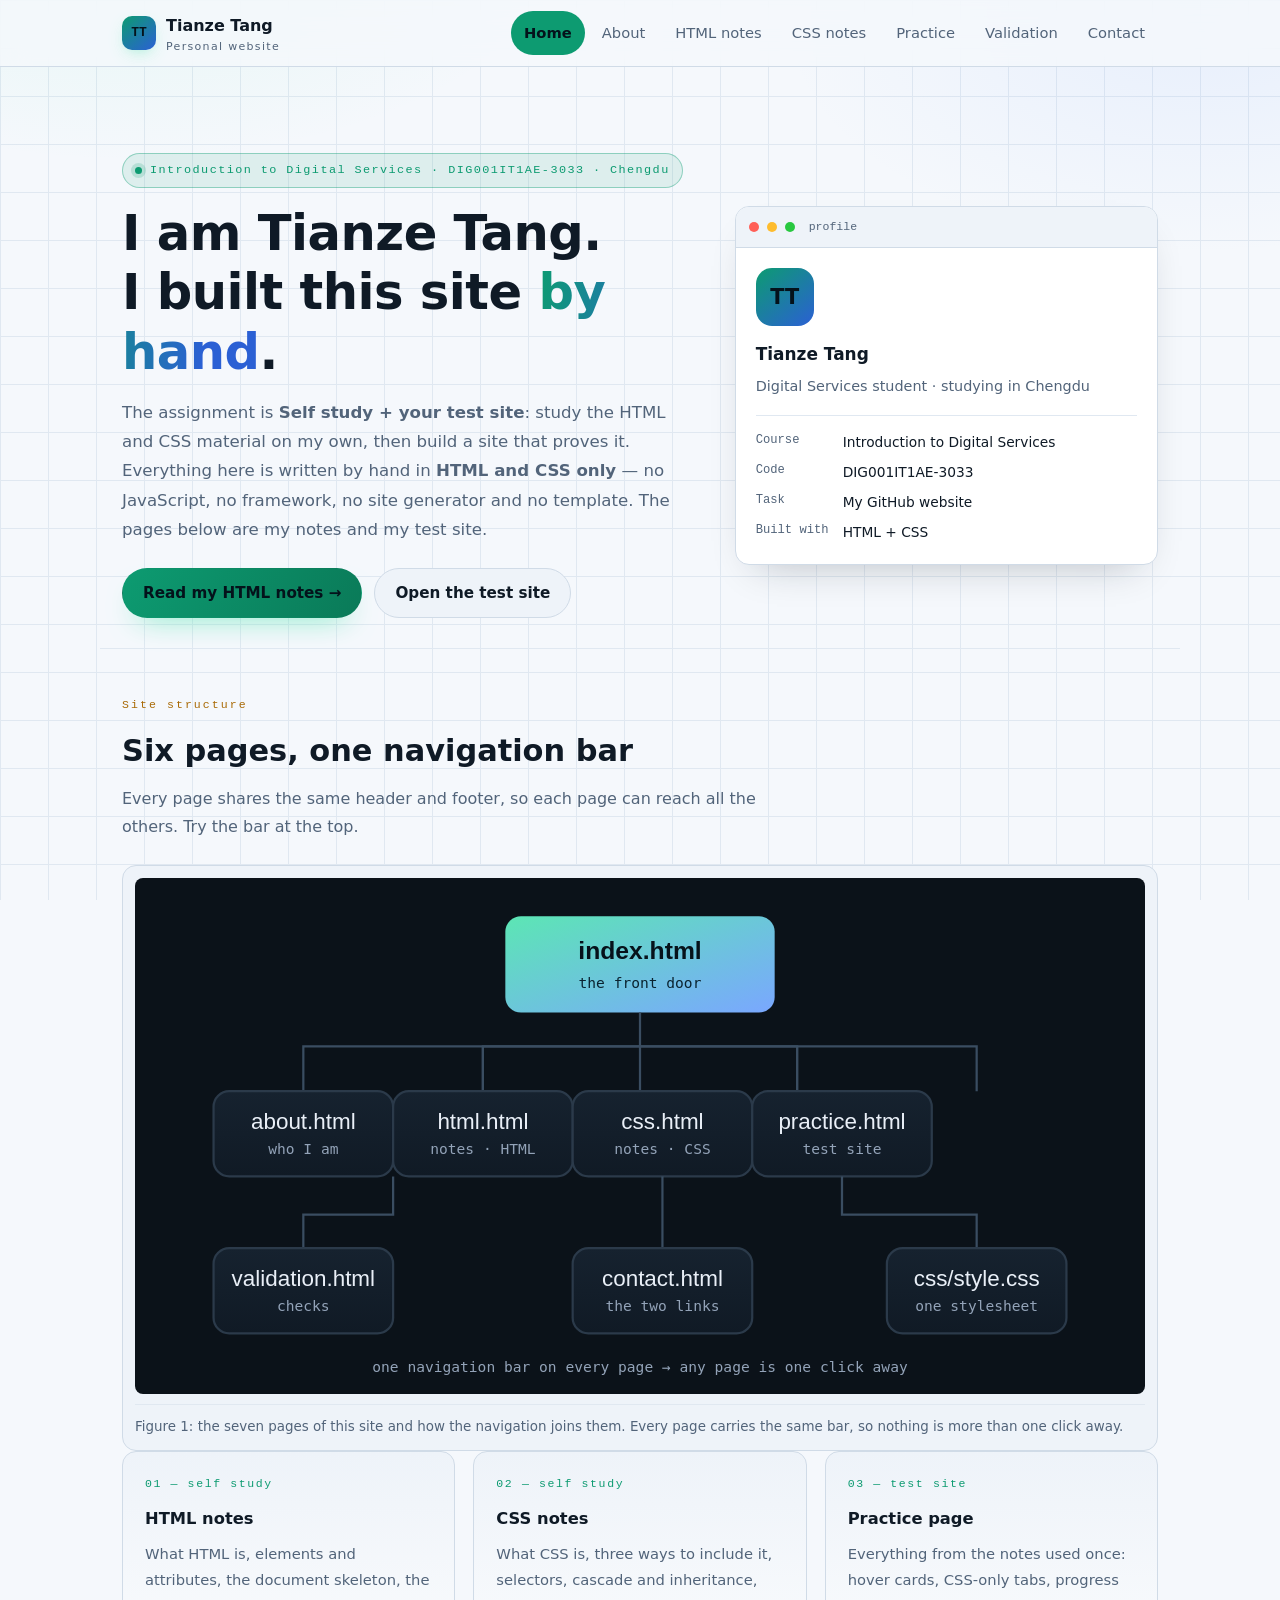
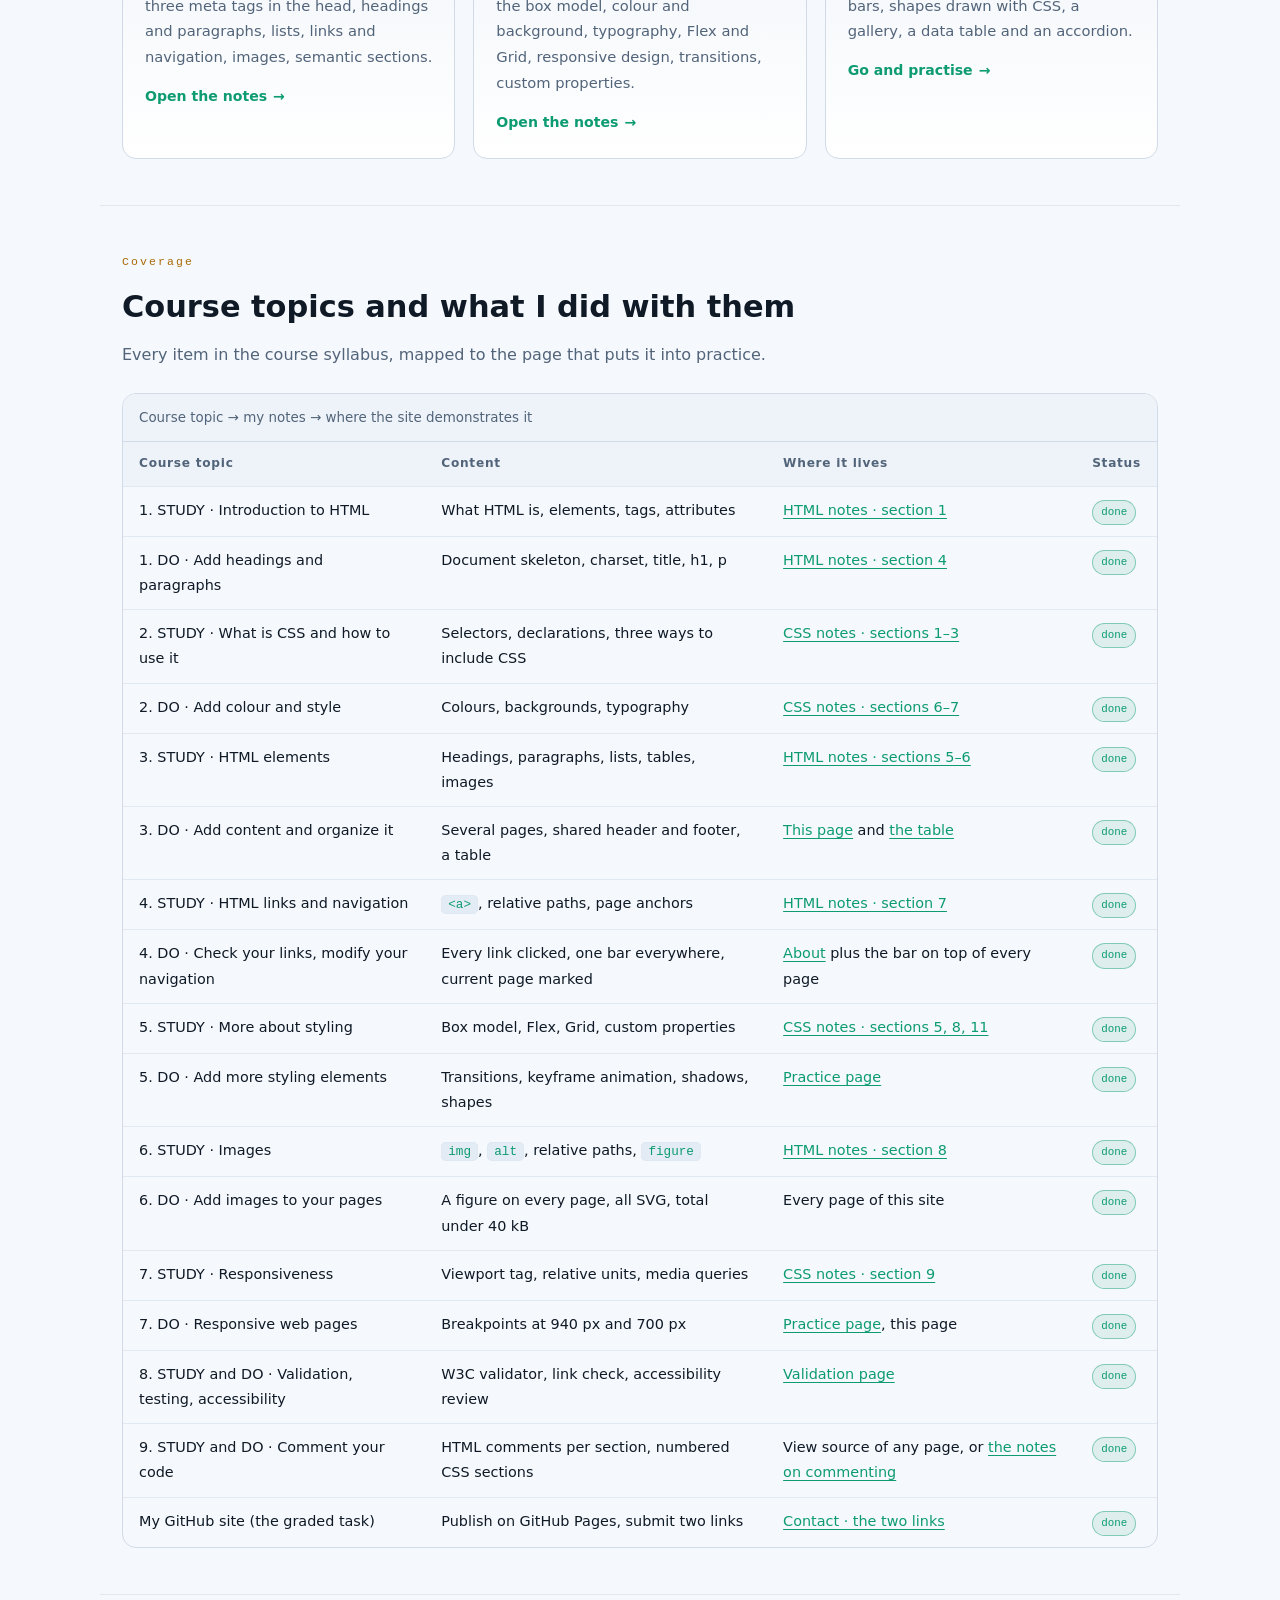
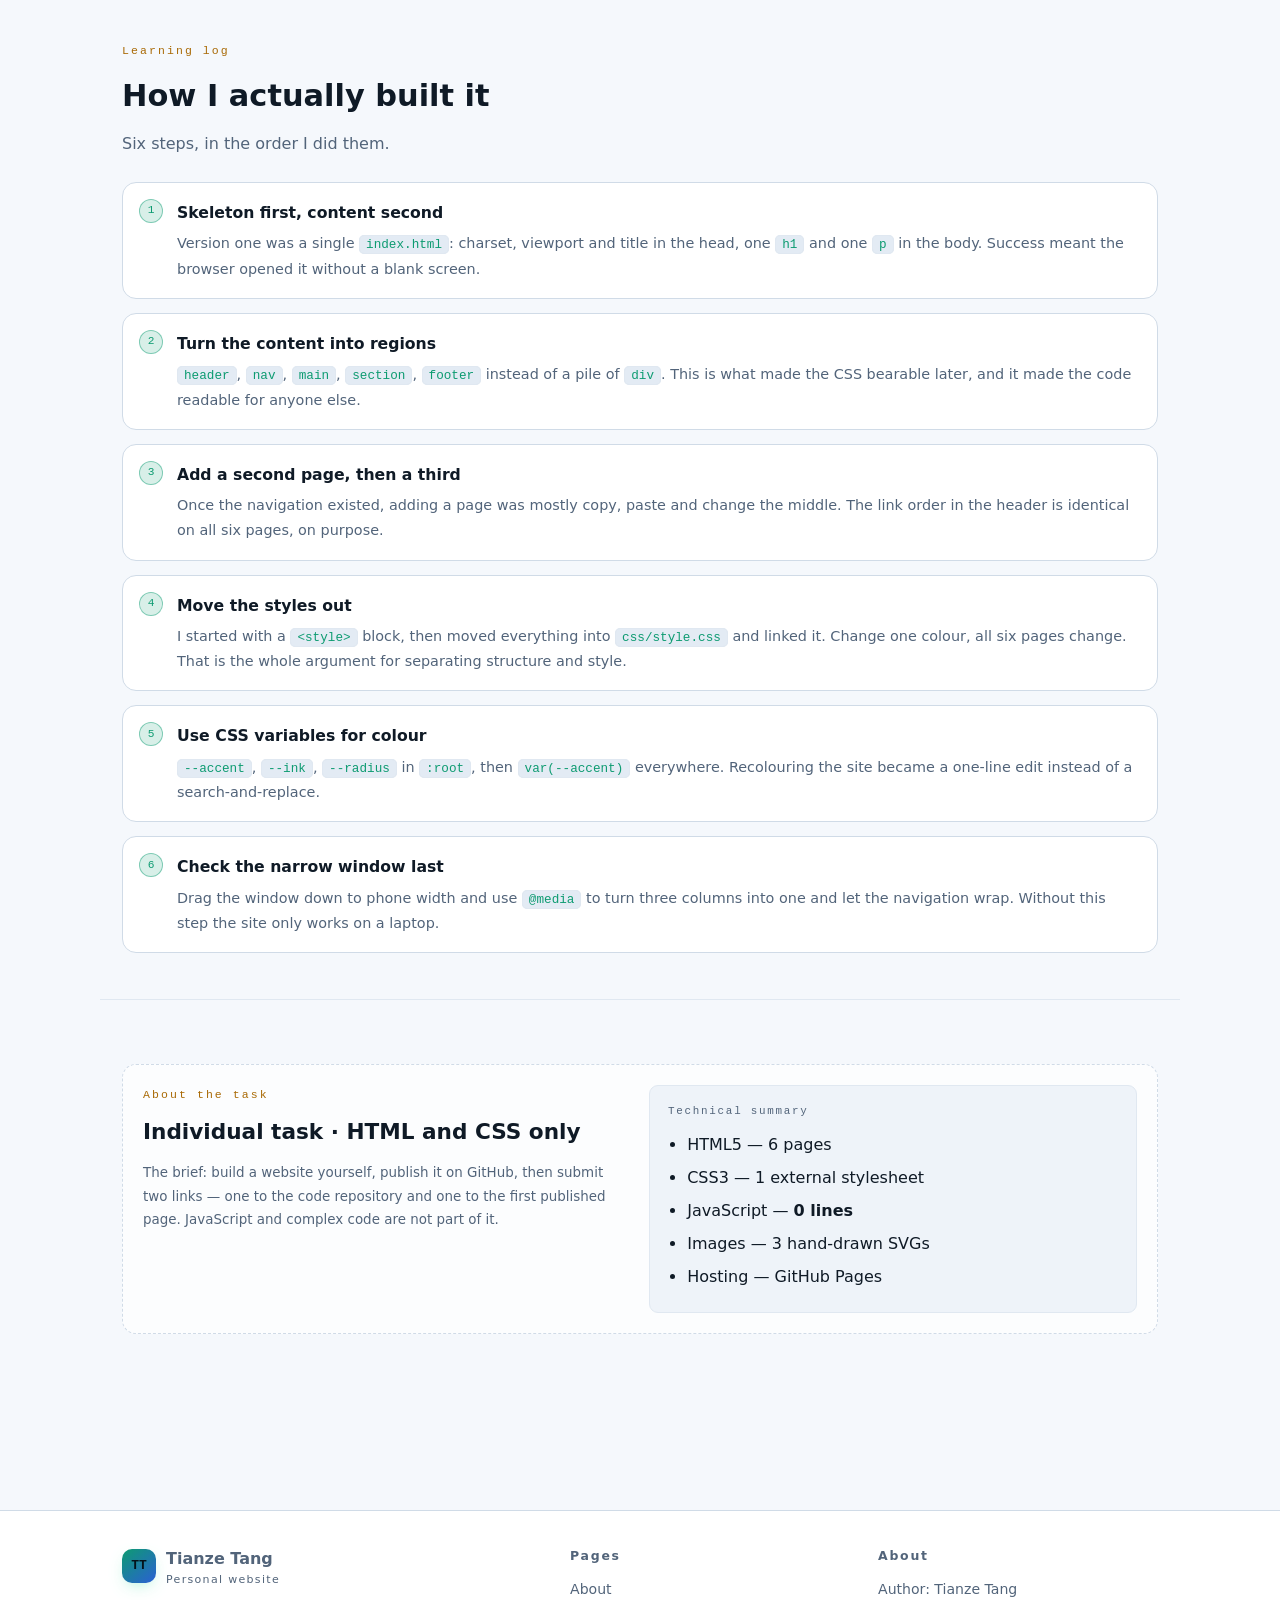
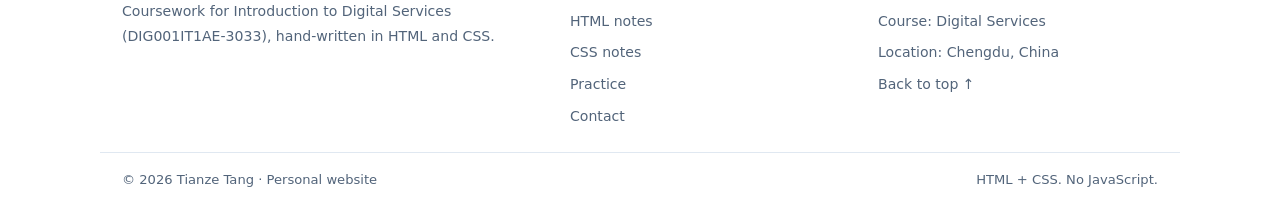
<file: index.html>
<!DOCTYPE html>
<html lang="en">
<head>
  <meta charset="UTF-8">
  <meta name="viewport" content="width=device-width, initial-scale=1.0">
  <meta name="description" content="Tianze Tang — a personal website hand-written in HTML and CSS for the course Introduction to Digital Services (DIG001IT1AE-3033, Chengdu). Self-study notes and a test site, no JavaScript.">
  <meta name="author" content="Tianze Tang">
  <title>Tianze Tang — My GitHub website</title>
  <link rel="stylesheet" href="css/style.css">
</head>

<body>
  <a class="skip" href="#main">Skip to content</a>

  <!-- One header, identical on all six pages; only aria-current moves -->
  <header class="site-header">
    <nav class="wrap nav" aria-label="Main navigation">
      <a class="brand" href="index.html">
        <span class="brand-mark" aria-hidden="true">TT</span>
        <span class="brand-text">Tianze Tang
          <small>Personal website</small>
        </span>
      </a>
      <ul>
        <li><a href="index.html" aria-current="page">Home</a></li>
        <li><a href="about.html">About</a></li>
        <li><a href="html.html">HTML notes</a></li>
        <li><a href="css.html">CSS notes</a></li>
        <li><a href="practice.html">Practice</a></li>
        <li><a href="validation.html">Validation</a></li>
        <li><a href="contact.html">Contact</a></li>
      </ul>
    </nav>
  </header>

  <main id="main">
    <!-- ===== Hero ===== -->
    <section class="wrap hero">
      <div>
        <span class="eyebrow"><span class="dot"></span>Introduction to Digital Services · DIG001IT1AE-3033 · Chengdu</span>
        <h1>I am Tianze Tang.<br>I built this site <span class="grad">by hand</span>.</h1>
        <p class="lede">
          The assignment is <strong>Self study + your test site</strong>: study the HTML and CSS
          material on my own, then build a site that proves it. Everything here is written by hand in
          <strong>HTML and CSS only</strong> — no JavaScript, no framework, no site generator and no
          template. The pages below are my notes and my test site.
        </p>
        <div class="cta-row">
          <a class="btn btn-primary" href="html.html">Read my HTML notes →</a>
          <a class="btn" href="practice.html">Open the test site</a>
        </div>
      </div>

      <!-- The card on the right is built entirely with HTML and CSS -->
      <div class="card-preview">
        <div class="bar" aria-hidden="true"><i></i><i></i><i></i><span>profile</span></div>
        <div class="body">
          <div class="avatar" aria-hidden="true">TT</div>
          <h2>Tianze Tang</h2>
          <p>Digital Services student · studying in Chengdu</p>
          <dl>
            <dt>Course</dt><dd>Introduction to Digital Services</dd>
            <dt>Code</dt><dd>DIG001IT1AE-3033</dd>
            <dt>Task</dt><dd>My GitHub website</dd>
            <dt>Built with</dt><dd>HTML + CSS</dd>
          </dl>
        </div>
      </div>
    </section>

    <!-- ===== Site structure ===== -->
    <section class="wrap section">
      <div class="sec-head">
        <span class="kicker">Site structure</span>
        <h2>Six pages, one navigation bar</h2>
        <p>Every page shares the same header and footer, so each page can reach all the others. Try the bar at the top.</p>
      </div>

      <figure>
        <img src="images/site-map.svg" alt="Site map: index.html at the top, linked to about, HTML notes, CSS notes, practice, validation and contact, all sharing one stylesheet.">
        <figcaption>Figure 1: the seven pages of this site and how the navigation joins them. Every page carries the same bar, so nothing is more than one click away.</figcaption>
      </figure>

      <div class="grid cols-3">
        <article class="card">
          <span class="num">01 — self study</span>
          <h3>HTML notes</h3>
          <p>What HTML is, elements and attributes, the document skeleton, the three meta tags in the head, headings and paragraphs, lists, links and navigation, images, semantic sections.</p>
          <a class="card-link" href="html.html">Open the notes</a>
        </article>

        <article class="card">
          <span class="num">02 — self study</span>
          <h3>CSS notes</h3>
          <p>What CSS is, three ways to include it, selectors, cascade and inheritance, the box model, colour and background, typography, Flex and Grid, responsive design, transitions, custom properties.</p>
          <a class="card-link" href="css.html">Open the notes</a>
        </article>

        <article class="card">
          <span class="num">03 — test site</span>
          <h3>Practice page</h3>
          <p>Everything from the notes used once: hover cards, CSS-only tabs, progress bars, shapes drawn with CSS, a gallery, a data table and an accordion.</p>
          <a class="card-link" href="practice.html">Go and practise</a>
        </article>
      </div>
    </section>

    <!-- ===== Coverage table ===== -->
    <section class="wrap section">
      <div class="sec-head">
        <span class="kicker">Coverage</span>
        <h2>Course topics and what I did with them</h2>
        <p>Every item in the course syllabus, mapped to the page that puts it into practice.</p>
      </div>

      <div class="table-wrap">
        <table>
          <caption>Course topic → my notes → where the site demonstrates it</caption>
          <thead>
            <tr>
              <th scope="col">Course topic</th>
              <th scope="col">Content</th>
              <th scope="col">Where it lives</th>
              <th scope="col">Status</th>
            </tr>
          </thead>
          <tbody>
            <tr>
              <td>1. STUDY · Introduction to HTML</td>
              <td>What HTML is, elements, tags, attributes</td>
              <td><a href="html.html#what-is-html">HTML notes · section 1</a></td>
              <td><span class="pill ok">done</span></td>
            </tr>
            <tr>
              <td>1. DO · Add headings and paragraphs</td>
              <td>Document skeleton, charset, title, h1, p</td>
              <td><a href="html.html#text">HTML notes · section 4</a></td>
              <td><span class="pill ok">done</span></td>
            </tr>
            <tr>
              <td>2. STUDY · What is CSS and how to use it</td>
              <td>Selectors, declarations, three ways to include CSS</td>
              <td><a href="css.html#what-is-css">CSS notes · sections 1–3</a></td>
              <td><span class="pill ok">done</span></td>
            </tr>
            <tr>
              <td>2. DO · Add colour and style</td>
              <td>Colours, backgrounds, typography</td>
              <td><a href="css.html#color">CSS notes · sections 6–7</a></td>
              <td><span class="pill ok">done</span></td>
            </tr>
            <tr>
              <td>3. STUDY · HTML elements</td>
              <td>Headings, paragraphs, lists, tables, images</td>
              <td><a href="html.html#elements">HTML notes · sections 5–6</a></td>
              <td><span class="pill ok">done</span></td>
            </tr>
            <tr>
              <td>3. DO · Add content and organize it</td>
              <td>Several pages, shared header and footer, a table</td>
              <td><a href="index.html">This page</a> and <a href="practice.html#table">the table</a></td>
              <td><span class="pill ok">done</span></td>
            </tr>
            <tr>
              <td>4. STUDY · HTML links and navigation</td>
              <td><code>&lt;a&gt;</code>, relative paths, page anchors</td>
              <td><a href="html.html#links">HTML notes · section 7</a></td>
              <td><span class="pill ok">done</span></td>
            </tr>
            <tr>
              <td>4. DO · Check your links, modify your navigation</td>
              <td>Every link clicked, one bar everywhere, current page marked</td>
              <td><a href="about.html">About</a> plus the bar on top of every page</td>
              <td><span class="pill ok">done</span></td>
            </tr>
            <tr>
              <td>5. STUDY · More about styling</td>
              <td>Box model, Flex, Grid, custom properties</td>
              <td><a href="css.html#box">CSS notes · sections 5, 8, 11</a></td>
              <td><span class="pill ok">done</span></td>
            </tr>
            <tr>
              <td>5. DO · Add more styling elements</td>
              <td>Transitions, keyframe animation, shadows, shapes</td>
              <td><a href="practice.html">Practice page</a></td>
              <td><span class="pill ok">done</span></td>
            </tr>
            <tr>
              <td>6. STUDY · Images</td>
              <td><code>img</code>, <code>alt</code>, relative paths, <code>figure</code></td>
              <td><a href="html.html#images">HTML notes · section 8</a></td>
              <td><span class="pill ok">done</span></td>
            </tr>
            <tr>
              <td>6. DO · Add images to your pages</td>
              <td>A figure on every page, all SVG, total under 40 kB</td>
              <td>Every page of this site</td>
              <td><span class="pill ok">done</span></td>
            </tr>
            <tr>
              <td>7. STUDY · Responsiveness</td>
              <td>Viewport tag, relative units, media queries</td>
              <td><a href="css.html#responsive">CSS notes · section 9</a></td>
              <td><span class="pill ok">done</span></td>
            </tr>
            <tr>
              <td>7. DO · Responsive web pages</td>
              <td>Breakpoints at 940 px and 700 px</td>
              <td><a href="practice.html">Practice page</a>, this page</td>
              <td><span class="pill ok">done</span></td>
            </tr>
            <tr>
              <td>8. STUDY and DO · Validation, testing, accessibility</td>
              <td>W3C validator, link check, accessibility review</td>
              <td><a href="validation.html">Validation page</a></td>
              <td><span class="pill ok">done</span></td>
            </tr>
            <tr>
              <td>9. STUDY and DO · Comment your code</td>
              <td>HTML comments per section, numbered CSS sections</td>
              <td>View source of any page, or <a href="validation.html#comments">the notes on commenting</a></td>
              <td><span class="pill ok">done</span></td>
            </tr>
            <tr>
              <td>My GitHub site (the graded task)</td>
              <td>Publish on GitHub Pages, submit two links</td>
              <td><a href="contact.html#submission">Contact · the two links</a></td>
              <td><span class="pill ok">done</span></td>
            </tr>
          </tbody>
        </table>
      </div>
    </section>

    <!-- ===== Learning log ===== -->
    <section class="wrap section">
      <div class="sec-head">
        <span class="kicker">Learning log</span>
        <h2>How I actually built it</h2>
        <p>Six steps, in the order I did them.</p>
      </div>

      <ol class="timeline">
        <li data-step="1">
          <h3>Skeleton first, content second</h3>
          <p>
            Version one was a single <code>index.html</code>: charset, viewport and title in the
            head, one <code>h1</code> and one <code>p</code> in the body. Success meant the browser
            opened it without a blank screen.
          </p>
        </li>
        <li data-step="2">
          <h3>Turn the content into regions</h3>
          <p>
            <code>header</code>, <code>nav</code>, <code>main</code>, <code>section</code>,
            <code>footer</code> instead of a pile of <code>div</code>. This is what made the CSS
            bearable later, and it made the code readable for anyone else.
          </p>
        </li>
        <li data-step="3">
          <h3>Add a second page, then a third</h3>
          <p>
            Once the navigation existed, adding a page was mostly copy, paste and change the middle.
            The link order in the header is identical on all six pages, on purpose.
          </p>
        </li>
        <li data-step="4">
          <h3>Move the styles out</h3>
          <p>
            I started with a <code>&lt;style&gt;</code> block, then moved everything into
            <code>css/style.css</code> and linked it. Change one colour, all six pages change. That
            is the whole argument for separating structure and style.
          </p>
        </li>
        <li data-step="5">
          <h3>Use CSS variables for colour</h3>
          <p>
            <code>--accent</code>, <code>--ink</code>, <code>--radius</code> in <code>:root</code>,
            then <code>var(--accent)</code> everywhere. Recolouring the site became a one-line edit
            instead of a search-and-replace.
          </p>
        </li>
        <li data-step="6">
          <h3>Check the narrow window last</h3>
          <p>
            Drag the window down to phone width and use <code>@media</code> to turn three columns into
            one and let the navigation wrap. Without this step the site only works on a laptop.
          </p>
        </li>
      </ol>
    </section>

    <!-- ===== Submission info ===== -->
    <section class="wrap section">
      <div class="demo">
        <div>
          <span class="kicker">About the task</span>
          <h2 style="font-size:1.35rem;">Individual task · HTML and CSS only</h2>
          <p class="hint">
            The brief: build a website yourself, publish it on GitHub, then submit two links — one to
            the code repository and one to the first published page. JavaScript and complex code are
            not part of it.
          </p>
        </div>
        <div class="live">
          <div class="demo-label">Technical summary</div>
          <ul class="tight">
            <li>HTML5 — 6 pages</li>
            <li>CSS3 — 1 external stylesheet</li>
            <li>JavaScript — <strong>0 lines</strong></li>
            <li>Images — 3 hand-drawn SVGs</li>
            <li>Hosting — GitHub Pages</li>
          </ul>
        </div>
      </div>
    </section>
  </main>

  <footer class="site-footer">
    <div class="wrap footer-grid">
      <div>
        <a class="brand" href="index.html" style="margin-bottom:12px;">
          <span class="brand-mark" aria-hidden="true">TT</span>
          <span class="brand-text">Tianze Tang<small>Personal website</small></span>
        </a>
        <p>Coursework for Introduction to Digital Services (DIG001IT1AE-3033), hand-written in HTML and CSS.</p>
      </div>
      <div>
        <h2>Pages</h2>
        <ul>
          <li><a href="about.html">About</a></li>
          <li><a href="html.html">HTML notes</a></li>
          <li><a href="css.html">CSS notes</a></li>
          <li><a href="practice.html">Practice</a></li>
          <li><a href="contact.html">Contact</a></li>
        </ul>
      </div>
      <div>
        <h2>About</h2>
        <ul>
          <li>Author: Tianze Tang</li>
          <li>Course: Digital Services</li>
          <li>Location: Chengdu, China</li>
          <li><a href="#main">Back to top ↑</a></li>
        </ul>
      </div>
    </div>
    <div class="wrap footer-bottom">
      <span>© 2026 Tianze Tang · Personal website</span>
      <span>HTML + CSS. No JavaScript.</span>
    </div>
  </footer>
</body>
</html>
</file>
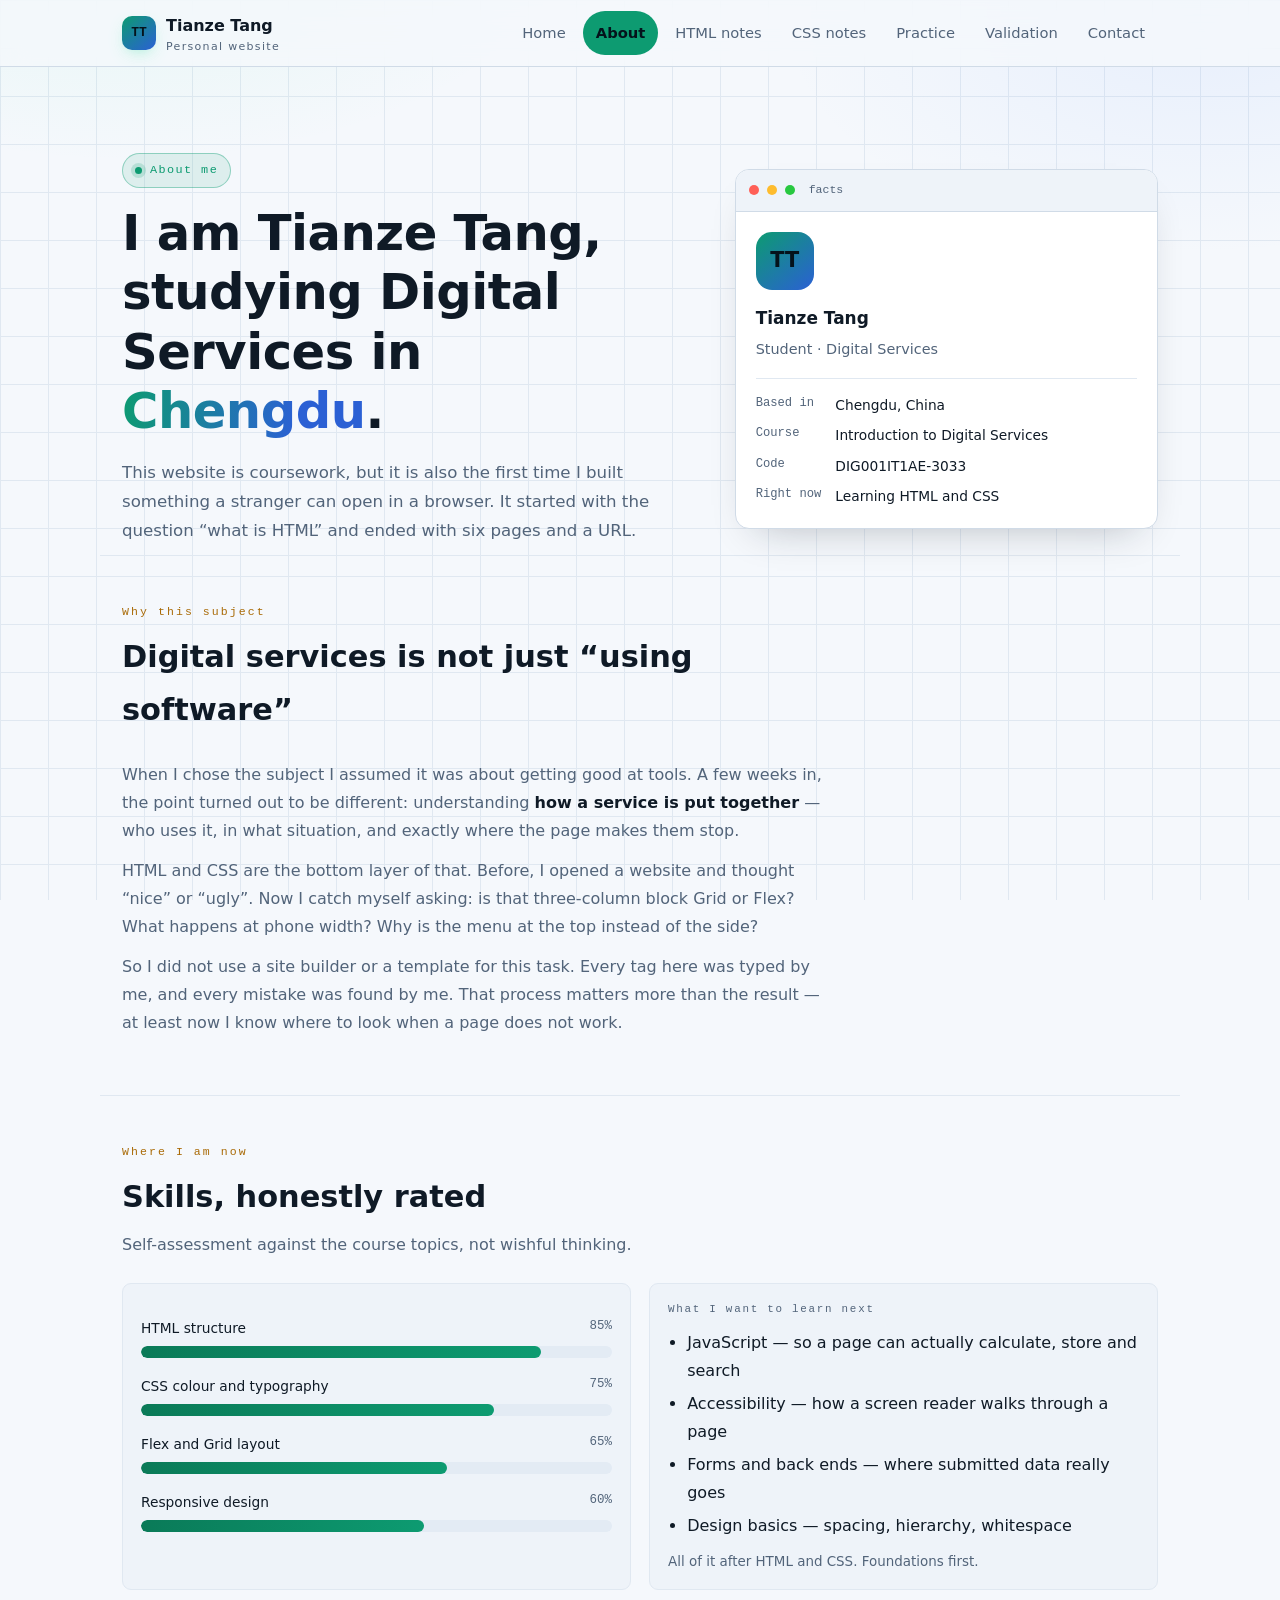
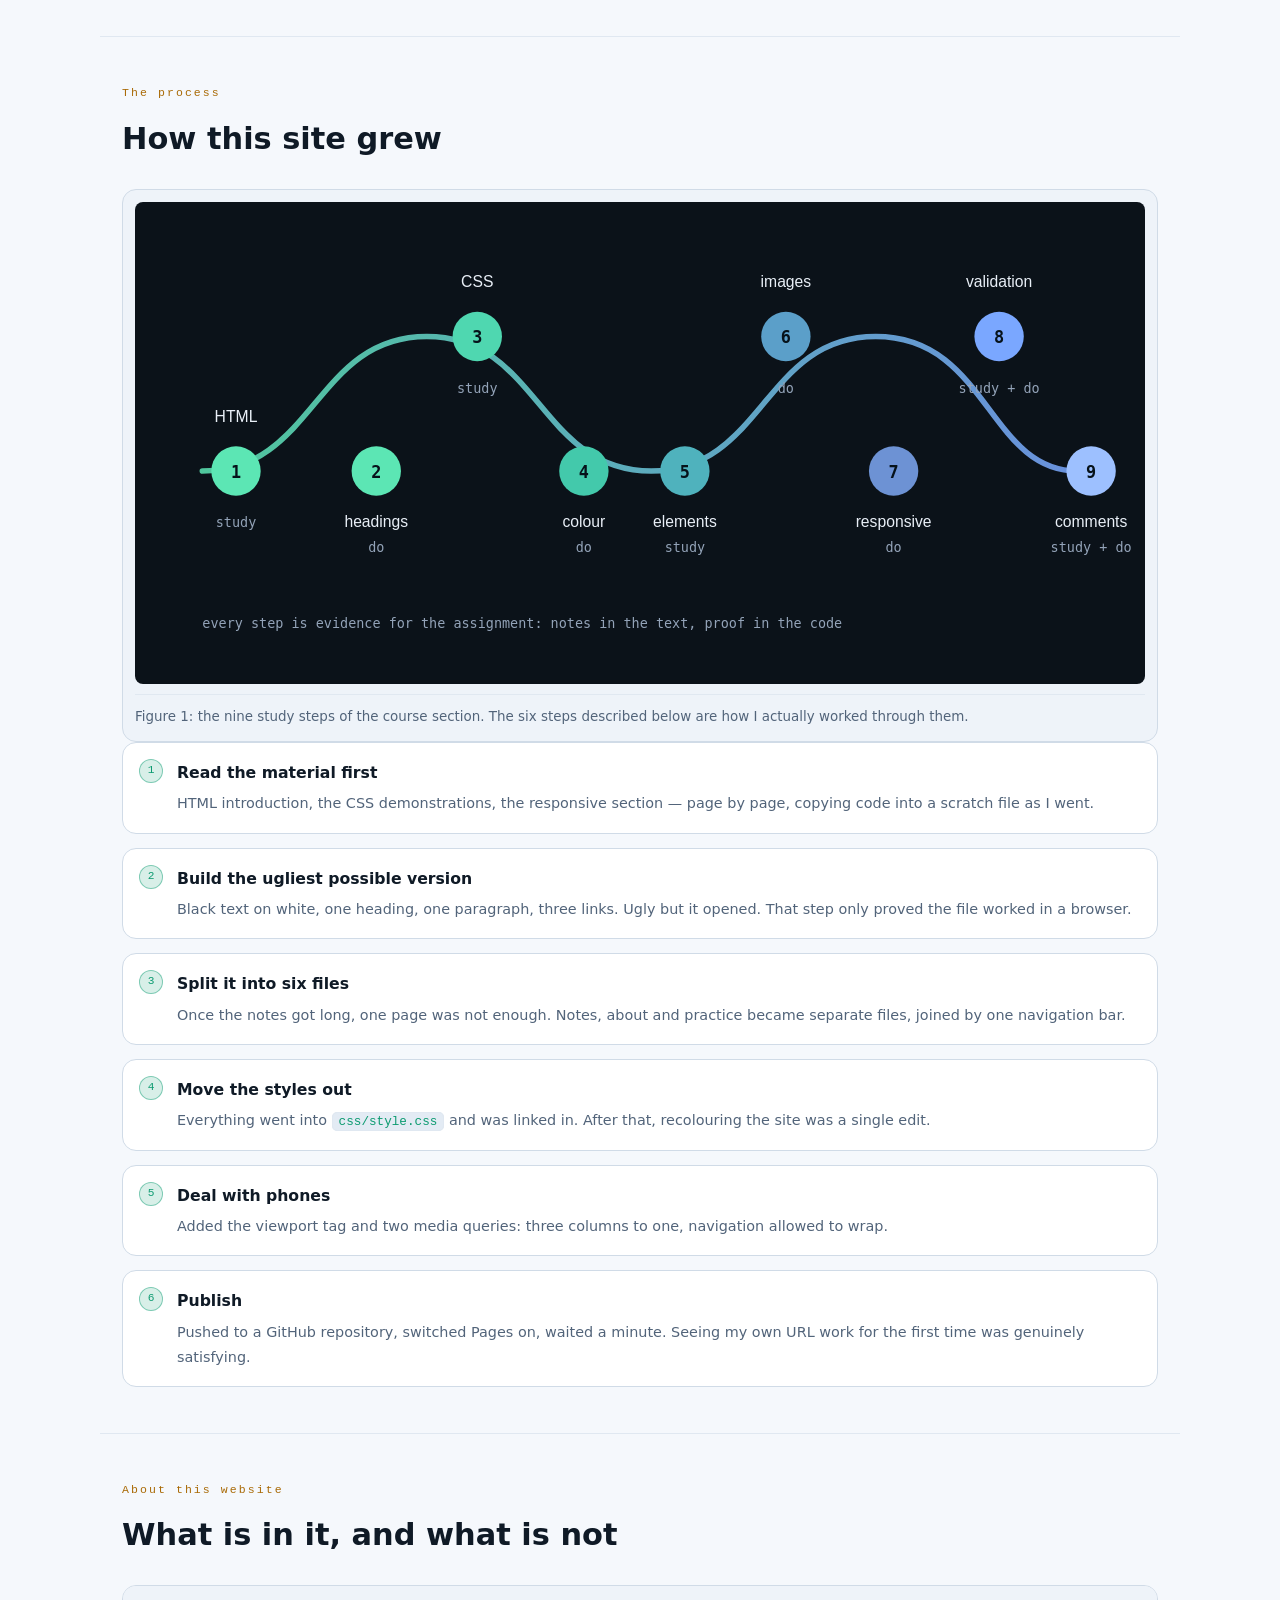
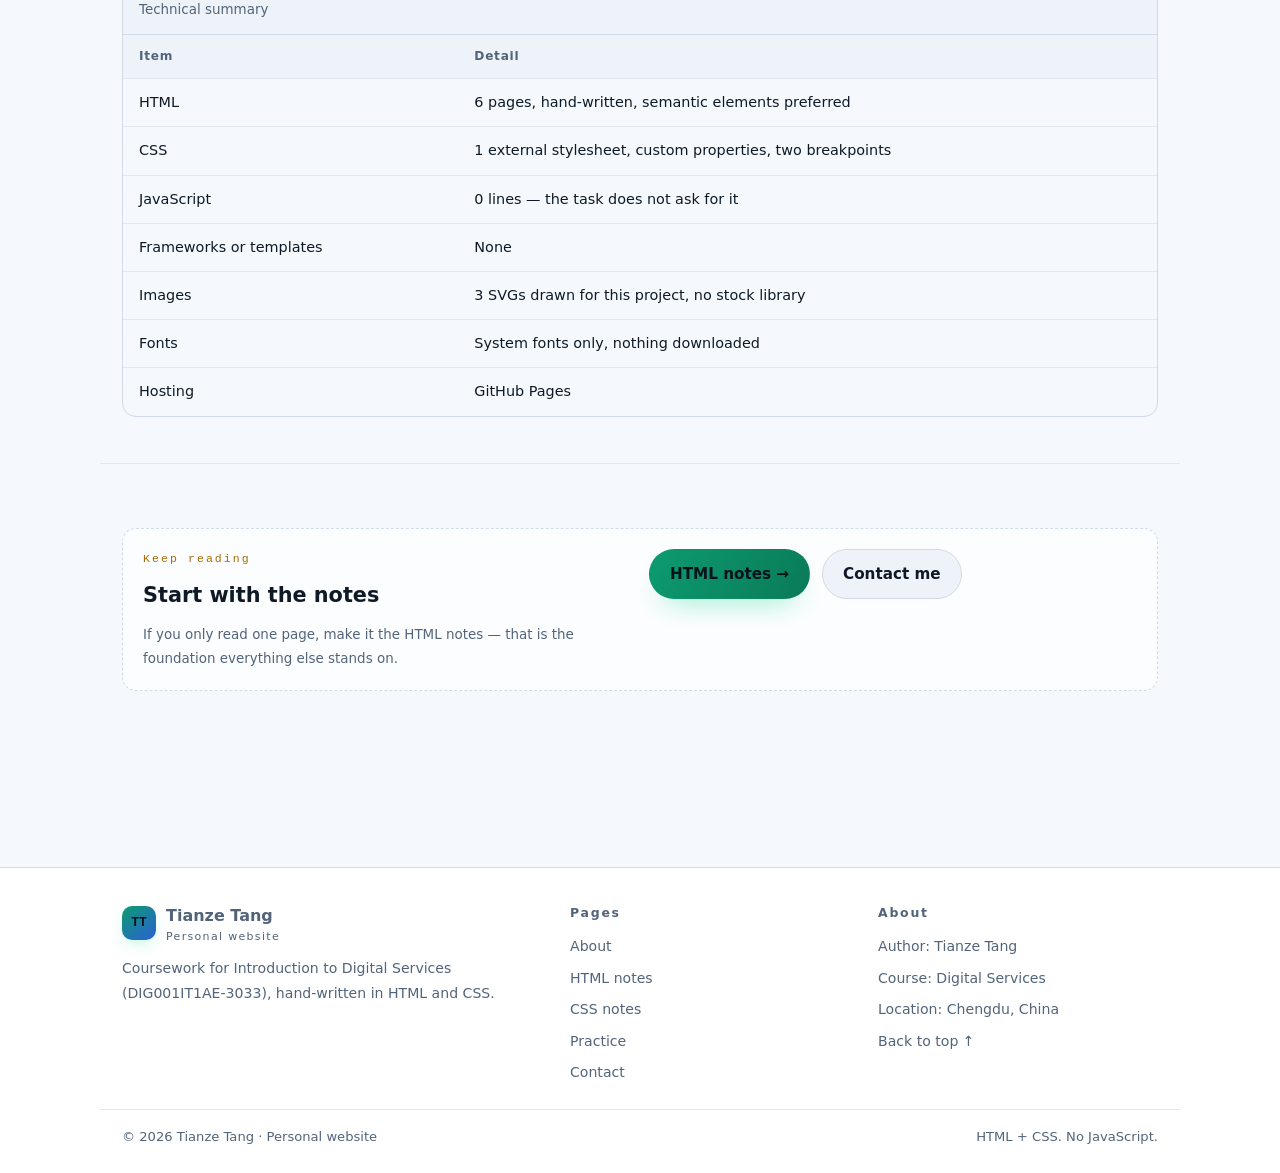
<file: about.html>
<!DOCTYPE html>
<html lang="en">
<head>
  <meta charset="UTF-8">
  <meta name="viewport" content="width=device-width, initial-scale=1.0">
  <meta name="description" content="About Tianze Tang — a Digital Services student in Chengdu, what I am learning in the course, and how this website was built.">
  <meta name="author" content="Tianze Tang">
  <title>About — Tianze Tang</title>
  <link rel="stylesheet" href="css/style.css">
</head>

<body>
  <a class="skip" href="#main">Skip to content</a>

  <header class="site-header">
    <nav class="wrap nav" aria-label="Main navigation">
      <a class="brand" href="index.html">
        <span class="brand-mark" aria-hidden="true">TT</span>
        <span class="brand-text">Tianze Tang<small>Personal website</small></span>
      </a>
      <ul>
        <li><a href="index.html">Home</a></li>
        <li><a href="about.html" aria-current="page">About</a></li>
        <li><a href="html.html">HTML notes</a></li>
        <li><a href="css.html">CSS notes</a></li>
        <li><a href="practice.html">Practice</a></li>
        <li><a href="validation.html">Validation</a></li>
        <li><a href="contact.html">Contact</a></li>
      </ul>
    </nav>
  </header>

  <main id="main">
    <section class="wrap hero" style="padding-bottom:10px;">
      <div>
        <span class="eyebrow"><span class="dot"></span>About me</span>
        <h1>I am Tianze Tang,<br>studying Digital Services in <span class="grad">Chengdu</span>.</h1>
        <p class="lede">
          This website is coursework, but it is also the first time I built something a stranger can
          open in a browser. It started with the question “what is HTML” and ended with six pages and a
          URL.
        </p>
      </div>
      <div class="card-preview">
        <div class="bar" aria-hidden="true"><i></i><i></i><i></i><span>facts</span></div>
        <div class="body">
          <div class="avatar" aria-hidden="true">TT</div>
          <h2>Tianze Tang</h2>
          <p>Student · Digital Services</p>
          <dl>
            <dt>Based in</dt><dd>Chengdu, China</dd>
            <dt>Course</dt><dd>Introduction to Digital Services</dd>
            <dt>Code</dt><dd>DIG001IT1AE-3033</dd>
            <dt>Right now</dt><dd>Learning HTML and CSS</dd>
          </dl>
        </div>
      </div>
    </section>

    <section class="wrap section">
      <div class="sec-head">
        <span class="kicker">Why this subject</span>
        <h2>Digital services is not just “using software”</h2>
      </div>
      <div class="prose" style="max-width:70ch;">
        <p>
          When I chose the subject I assumed it was about getting good at tools. A few weeks in, the
          point turned out to be different: understanding <strong>how a service is put together</strong>
          — who uses it, in what situation, and exactly where the page makes them stop.
        </p>
        <p>
          HTML and CSS are the bottom layer of that. Before, I opened a website and thought “nice” or
          “ugly”. Now I catch myself asking: is that three-column block Grid or Flex? What happens at
          phone width? Why is the menu at the top instead of the side?
        </p>
        <p>
          So I did not use a site builder or a template for this task. Every tag here was typed by me,
          and every mistake was found by me. That process matters more than the result — at least now I
          know where to look when a page does not work.
        </p>
      </div>
    </section>

    <section class="wrap section">
      <div class="sec-head">
        <span class="kicker">Where I am now</span>
        <h2>Skills, honestly rated</h2>
        <p>Self-assessment against the course topics, not wishful thinking.</p>
      </div>

      <div class="grid cols-2">
        <div class="live">
          <div class="skill">
            <div class="top"><span>HTML structure</span><span>85%</span></div>
            <div class="progress"><span style="width:85%;"></span></div>
          </div>
          <div class="skill">
            <div class="top"><span>CSS colour and typography</span><span>75%</span></div>
            <div class="progress"><span style="width:75%;animation-delay:.1s;"></span></div>
          </div>
          <div class="skill">
            <div class="top"><span>Flex and Grid layout</span><span>65%</span></div>
            <div class="progress"><span style="width:65%;animation-delay:.2s;"></span></div>
          </div>
          <div class="skill" style="margin-bottom:0;">
            <div class="top"><span>Responsive design</span><span>60%</span></div>
            <div class="progress"><span style="width:60%;animation-delay:.3s;"></span></div>
          </div>
        </div>

        <div class="live">
          <div class="demo-label">What I want to learn next</div>
          <ul class="tight">
            <li>JavaScript — so a page can actually calculate, store and search</li>
            <li>Accessibility — how a screen reader walks through a page</li>
            <li>Forms and back ends — where submitted data really goes</li>
            <li>Design basics — spacing, hierarchy, whitespace</li>
          </ul>
          <p class="hint">All of it after HTML and CSS. Foundations first.</p>
        </div>
      </div>
    </section>

    <section class="wrap section">
      <div class="sec-head">
        <span class="kicker">The process</span>
        <h2>How this site grew</h2>
      </div>

      <figure>
        <img src="images/learning-path.svg" alt="A path with nine numbered stops: HTML, headings, CSS, colour, elements, images, responsive, validation and comments.">
        <figcaption>Figure 1: the nine study steps of the course section. The six steps described below are how I actually worked through them.</figcaption>
      </figure>

      <ol class="timeline">
        <li data-step="1">
          <h3>Read the material first</h3>
          <p>HTML introduction, the CSS demonstrations, the responsive section — page by page, copying code into a scratch file as I went.</p>
        </li>
        <li data-step="2">
          <h3>Build the ugliest possible version</h3>
          <p>Black text on white, one heading, one paragraph, three links. Ugly but it opened. That step only proved the file worked in a browser.</p>
        </li>
        <li data-step="3">
          <h3>Split it into six files</h3>
          <p>Once the notes got long, one page was not enough. Notes, about and practice became separate files, joined by one navigation bar.</p>
        </li>
        <li data-step="4">
          <h3>Move the styles out</h3>
          <p>Everything went into <code>css/style.css</code> and was linked in. After that, recolouring the site was a single edit.</p>
        </li>
        <li data-step="5">
          <h3>Deal with phones</h3>
          <p>Added the viewport tag and two media queries: three columns to one, navigation allowed to wrap.</p>
        </li>
        <li data-step="6">
          <h3>Publish</h3>
          <p>Pushed to a GitHub repository, switched Pages on, waited a minute. Seeing my own URL work for the first time was genuinely satisfying.</p>
        </li>
      </ol>
    </section>

    <section class="wrap section">
      <div class="sec-head">
        <span class="kicker">About this website</span>
        <h2>What is in it, and what is not</h2>
      </div>

      <div class="table-wrap">
        <table>
          <caption>Technical summary</caption>
          <thead><tr><th scope="col">Item</th><th scope="col">Detail</th></tr></thead>
          <tbody>
            <tr><td>HTML</td><td>6 pages, hand-written, semantic elements preferred</td></tr>
            <tr><td>CSS</td><td>1 external stylesheet, custom properties, two breakpoints</td></tr>
            <tr><td>JavaScript</td><td>0 lines — the task does not ask for it</td></tr>
            <tr><td>Frameworks or templates</td><td>None</td></tr>
            <tr><td>Images</td><td>3 SVGs drawn for this project, no stock library</td></tr>
            <tr><td>Fonts</td><td>System fonts only, nothing downloaded</td></tr>
            <tr><td>Hosting</td><td>GitHub Pages</td></tr>
          </tbody>
        </table>
      </div>
    </section>

    <section class="wrap section">
      <div class="demo">
        <div>
          <span class="kicker">Keep reading</span>
          <h2 style="font-size:1.3rem;">Start with the notes</h2>
          <p class="hint">If you only read one page, make it the HTML notes — that is the foundation everything else stands on.</p>
        </div>
        <div style="display:flex;align-items:center;gap:12px;flex-wrap:wrap;">
          <a class="btn btn-primary" href="html.html">HTML notes →</a>
          <a class="btn" href="contact.html">Contact me</a>
        </div>
      </div>
    </section>
  </main>

  <footer class="site-footer">
    <div class="wrap footer-grid">
      <div>
        <a class="brand" href="index.html" style="margin-bottom:12px;">
          <span class="brand-mark" aria-hidden="true">TT</span>
          <span class="brand-text">Tianze Tang<small>Personal website</small></span>
        </a>
        <p>Coursework for Introduction to Digital Services (DIG001IT1AE-3033), hand-written in HTML and CSS.</p>
      </div>
      <div>
        <h2>Pages</h2>
        <ul>
          <li><a href="about.html">About</a></li>
          <li><a href="html.html">HTML notes</a></li>
          <li><a href="css.html">CSS notes</a></li>
          <li><a href="practice.html">Practice</a></li>
          <li><a href="contact.html">Contact</a></li>
        </ul>
      </div>
      <div>
        <h2>About</h2>
        <ul>
          <li>Author: Tianze Tang</li>
          <li>Course: Digital Services</li>
          <li>Location: Chengdu, China</li>
          <li><a href="#main">Back to top ↑</a></li>
        </ul>
      </div>
    </div>
    <div class="wrap footer-bottom">
      <span>© 2026 Tianze Tang · Personal website</span>
      <span>HTML + CSS. No JavaScript.</span>
    </div>
  </footer>
</body>
</html>
</file>
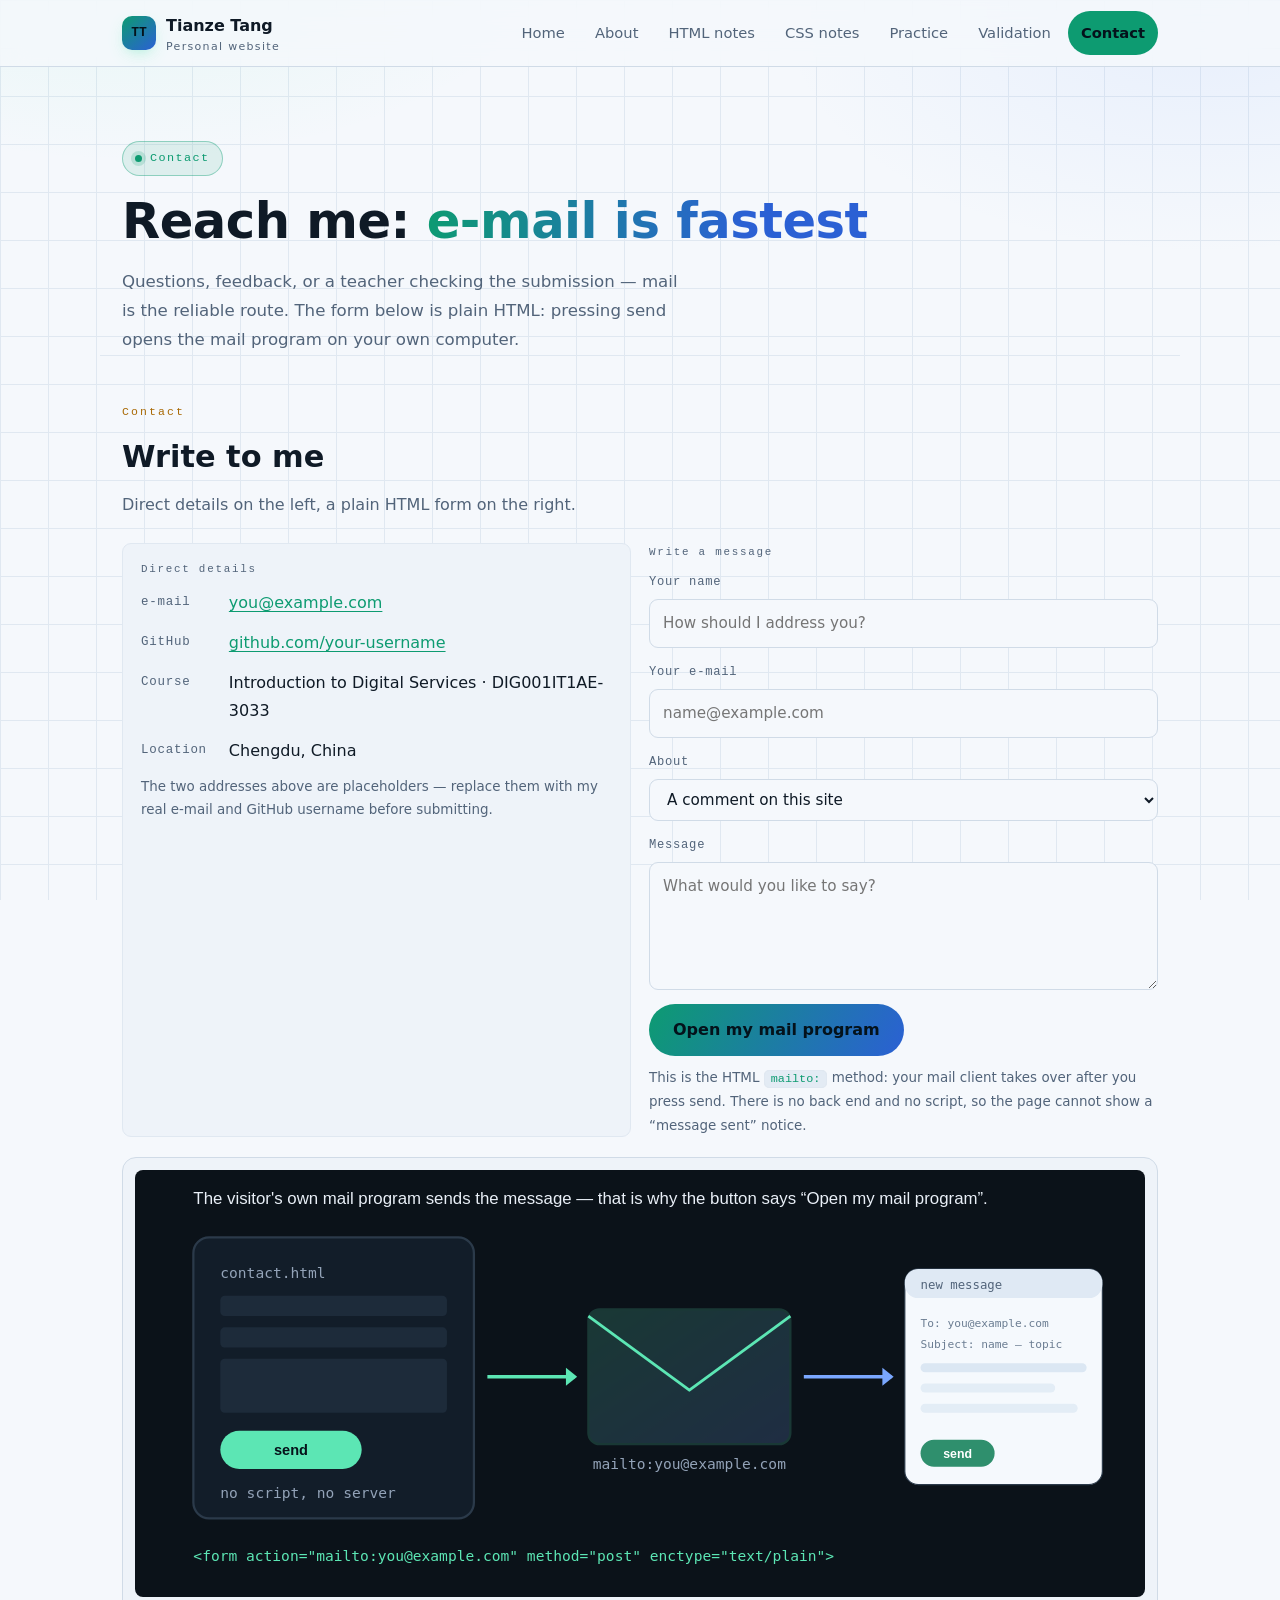
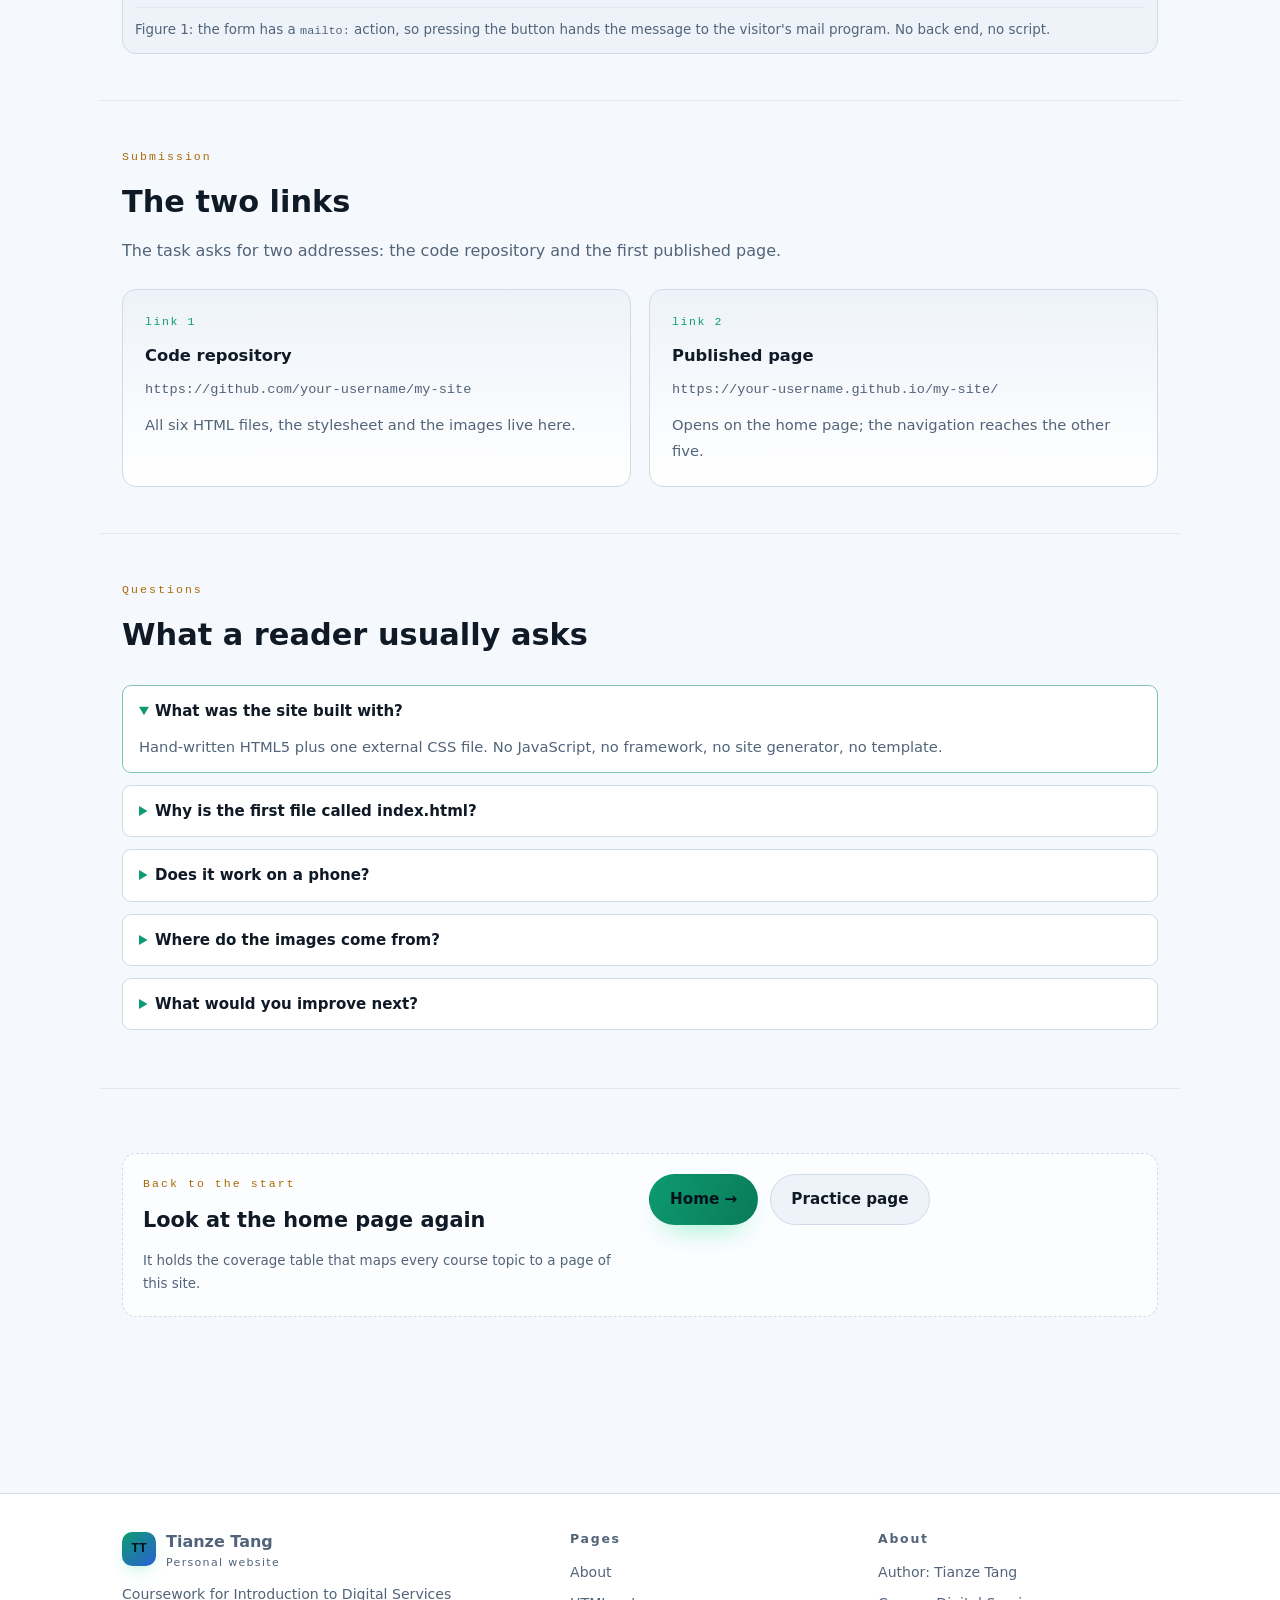
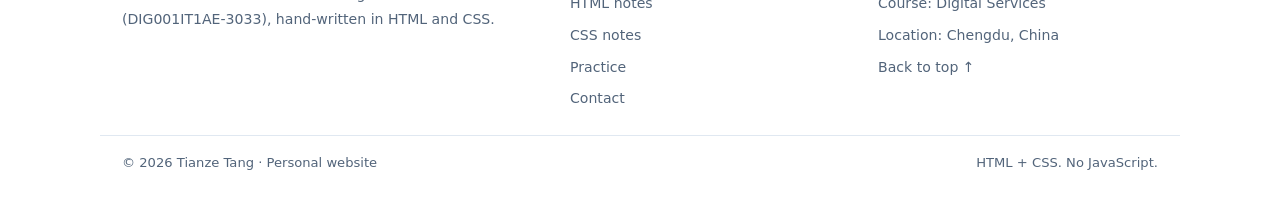
<file: contact.html>
<!DOCTYPE html>
<html lang="en">
<head>
  <meta charset="UTF-8">
  <meta name="viewport" content="width=device-width, initial-scale=1.0">
  <meta name="description" content="Contact Tianze Tang — email, GitHub repository and the two links submitted for the assignment. The form is plain HTML and opens your own mail client.">
  <meta name="author" content="Tianze Tang">
  <title>Contact — Tianze Tang</title>
  <link rel="stylesheet" href="css/style.css">
</head>

<body>
  <a class="skip" href="#main">Skip to content</a>

  <header class="site-header">
    <nav class="wrap nav" aria-label="Main navigation">
      <a class="brand" href="index.html">
        <span class="brand-mark" aria-hidden="true">TT</span>
        <span class="brand-text">Tianze Tang<small>Personal website</small></span>
      </a>
      <ul>
        <li><a href="index.html">Home</a></li>
        <li><a href="about.html">About</a></li>
        <li><a href="html.html">HTML notes</a></li>
        <li><a href="css.html">CSS notes</a></li>
        <li><a href="practice.html">Practice</a></li>
        <li><a href="validation.html">Validation</a></li>
        <li><a href="contact.html" aria-current="page">Contact</a></li>
      </ul>
    </nav>
  </header>

  <main id="main">
    <section class="wrap" style="padding-top:34px;">
      <span class="eyebrow"><span class="dot"></span>Contact</span>
      <h1>Reach me: <span class="grad">e-mail is fastest</span></h1>
      <p class="lede">
        Questions, feedback, or a teacher checking the submission — mail is the reliable route.
        The form below is plain HTML: pressing send opens the mail program on your own computer.
      </p>
    </section>

    <section class="wrap section">
      <div class="sec-head">
        <span class="kicker">Contact</span>
        <h2>Write to me</h2>
        <p>Direct details on the left, a plain HTML form on the right.</p>
      </div>

      <div class="grid cols-2">
        <div class="live">
          <div class="demo-label">Direct details</div>
          <dl class="info-list">
            <dt>e-mail</dt>
            <dd><a href="mailto:you@example.com">you@example.com</a></dd>
            <dt>GitHub</dt>
            <dd><a href="https://github.com/your-username" target="_blank" rel="noopener noreferrer">github.com/your-username</a></dd>
            <dt>Course</dt>
            <dd>Introduction to Digital Services · DIG001IT1AE-3033</dd>
            <dt>Location</dt>
            <dd>Chengdu, China</dd>
          </dl>
          <p class="hint">The two addresses above are placeholders — replace them with my real e-mail and GitHub username before submitting.</p>
        </div>

        <form action="mailto:you@example.com" method="post" enctype="text/plain">
          <div class="demo-label">Write a message</div>
          <div class="form-row">
            <label for="name">Your name</label>
            <input id="name" name="name" type="text" placeholder="How should I address you?">
          </div>
          <div class="form-row">
            <label for="email">Your e-mail</label>
            <input id="email" name="email" type="email" placeholder="name@example.com">
          </div>
          <div class="form-row">
            <label for="topic">About</label>
            <select id="topic" name="topic">
              <option>A comment on this site</option>
              <option>An HTML or CSS question</option>
              <option>The course assignment</option>
              <option>Something else</option>
            </select>
          </div>
          <div class="form-row">
            <label for="message">Message</label>
            <textarea id="message" name="message" rows="4" placeholder="What would you like to say?"></textarea>
          </div>
          <button class="btn-demo" type="submit">Open my mail program</button>
          <p class="hint">
            This is the HTML <code>mailto:</code> method: your mail client takes over after you press
            send. There is no back end and no script, so the page cannot show a “message sent” notice.
          </p>
        </form>
      </div>

        <figure style="margin-top:20px;">
          <img src="images/contact-flow.svg" alt="The HTML form on the left, an envelope in the middle, and the visitor's own mail program on the right.">
          <figcaption>Figure 1: the form has a <code>mailto:</code> action, so pressing the button hands the message to the visitor's mail program. No back end, no script.</figcaption>
        </figure>
    </section>

    <section class="wrap section" id="submission">
      <div class="sec-head">
        <span class="kicker">Submission</span>
        <h2>The two links</h2>
        <p>The task asks for two addresses: the code repository and the first published page.</p>
      </div>

      <div class="grid cols-2">
        <div class="card">
          <span class="num">link 1</span>
          <h3>Code repository</h3>
          <p style="font-family:var(--mono);font-size:.85rem;word-break:break-all;">
            https://github.com/your-username/my-site
          </p>
          <p class="hint">All six HTML files, the stylesheet and the images live here.</p>
        </div>
        <div class="card">
          <span class="num">link 2</span>
          <h3>Published page</h3>
          <p style="font-family:var(--mono);font-size:.85rem;word-break:break-all;">
            https://your-username.github.io/my-site/
          </p>
          <p class="hint">Opens on the home page; the navigation reaches the other five.</p>
        </div>
      </div>
    </section>

    <section class="wrap section">
      <div class="sec-head">
        <span class="kicker">Questions</span>
        <h2>What a reader usually asks</h2>
      </div>

      <details open>
        <summary>What was the site built with?</summary>
        <p>Hand-written HTML5 plus one external CSS file. No JavaScript, no framework, no site generator, no template.</p>
      </details>
      <details>
        <summary>Why is the first file called index.html?</summary>
        <p>Because a server looks for that file by default when no filename is given. It is the front door of the site.</p>
      </details>
      <details>
        <summary>Does it work on a phone?</summary>
        <p>Yes. There is a <code>viewport</code> meta tag and two media queries at 940px and 700px: three columns become two, then one, and the navigation is allowed to wrap.</p>
      </details>
      <details>
        <summary>Where do the images come from?</summary>
        <p>Three diagrams drawn as SVG by me, stored in <code>images/</code>. Small files, sharp at any size, and no licensing questions.</p>
      </details>
      <details>
        <summary>What would you improve next?</summary>
        <p>More content first — a real project page instead of a placeholder. Later, once JavaScript is on the menu, search and filtering.</p>
      </details>
    </section>

    <section class="wrap section">
      <div class="demo">
        <div>
          <span class="kicker">Back to the start</span>
          <h2 style="font-size:1.3rem;">Look at the home page again</h2>
          <p class="hint">It holds the coverage table that maps every course topic to a page of this site.</p>
        </div>
        <div style="display:flex;align-items:center;gap:12px;flex-wrap:wrap;">
          <a class="btn btn-primary" href="index.html">Home →</a>
          <a class="btn" href="practice.html">Practice page</a>
        </div>
      </div>
    </section>
  </main>

  <footer class="site-footer">
    <div class="wrap footer-grid">
      <div>
        <a class="brand" href="index.html" style="margin-bottom:12px;">
          <span class="brand-mark" aria-hidden="true">TT</span>
          <span class="brand-text">Tianze Tang<small>Personal website</small></span>
        </a>
        <p>Coursework for Introduction to Digital Services (DIG001IT1AE-3033), hand-written in HTML and CSS.</p>
      </div>
      <div>
        <h2>Pages</h2>
        <ul>
          <li><a href="about.html">About</a></li>
          <li><a href="html.html">HTML notes</a></li>
          <li><a href="css.html">CSS notes</a></li>
          <li><a href="practice.html">Practice</a></li>
          <li><a href="contact.html">Contact</a></li>
        </ul>
      </div>
      <div>
        <h2>About</h2>
        <ul>
          <li>Author: Tianze Tang</li>
          <li>Course: Digital Services</li>
          <li>Location: Chengdu, China</li>
          <li><a href="#main">Back to top ↑</a></li>
        </ul>
      </div>
    </div>
    <div class="wrap footer-bottom">
      <span>© 2026 Tianze Tang · Personal website</span>
      <span>HTML + CSS. No JavaScript.</span>
    </div>
  </footer>
</body>
</html>
</file>
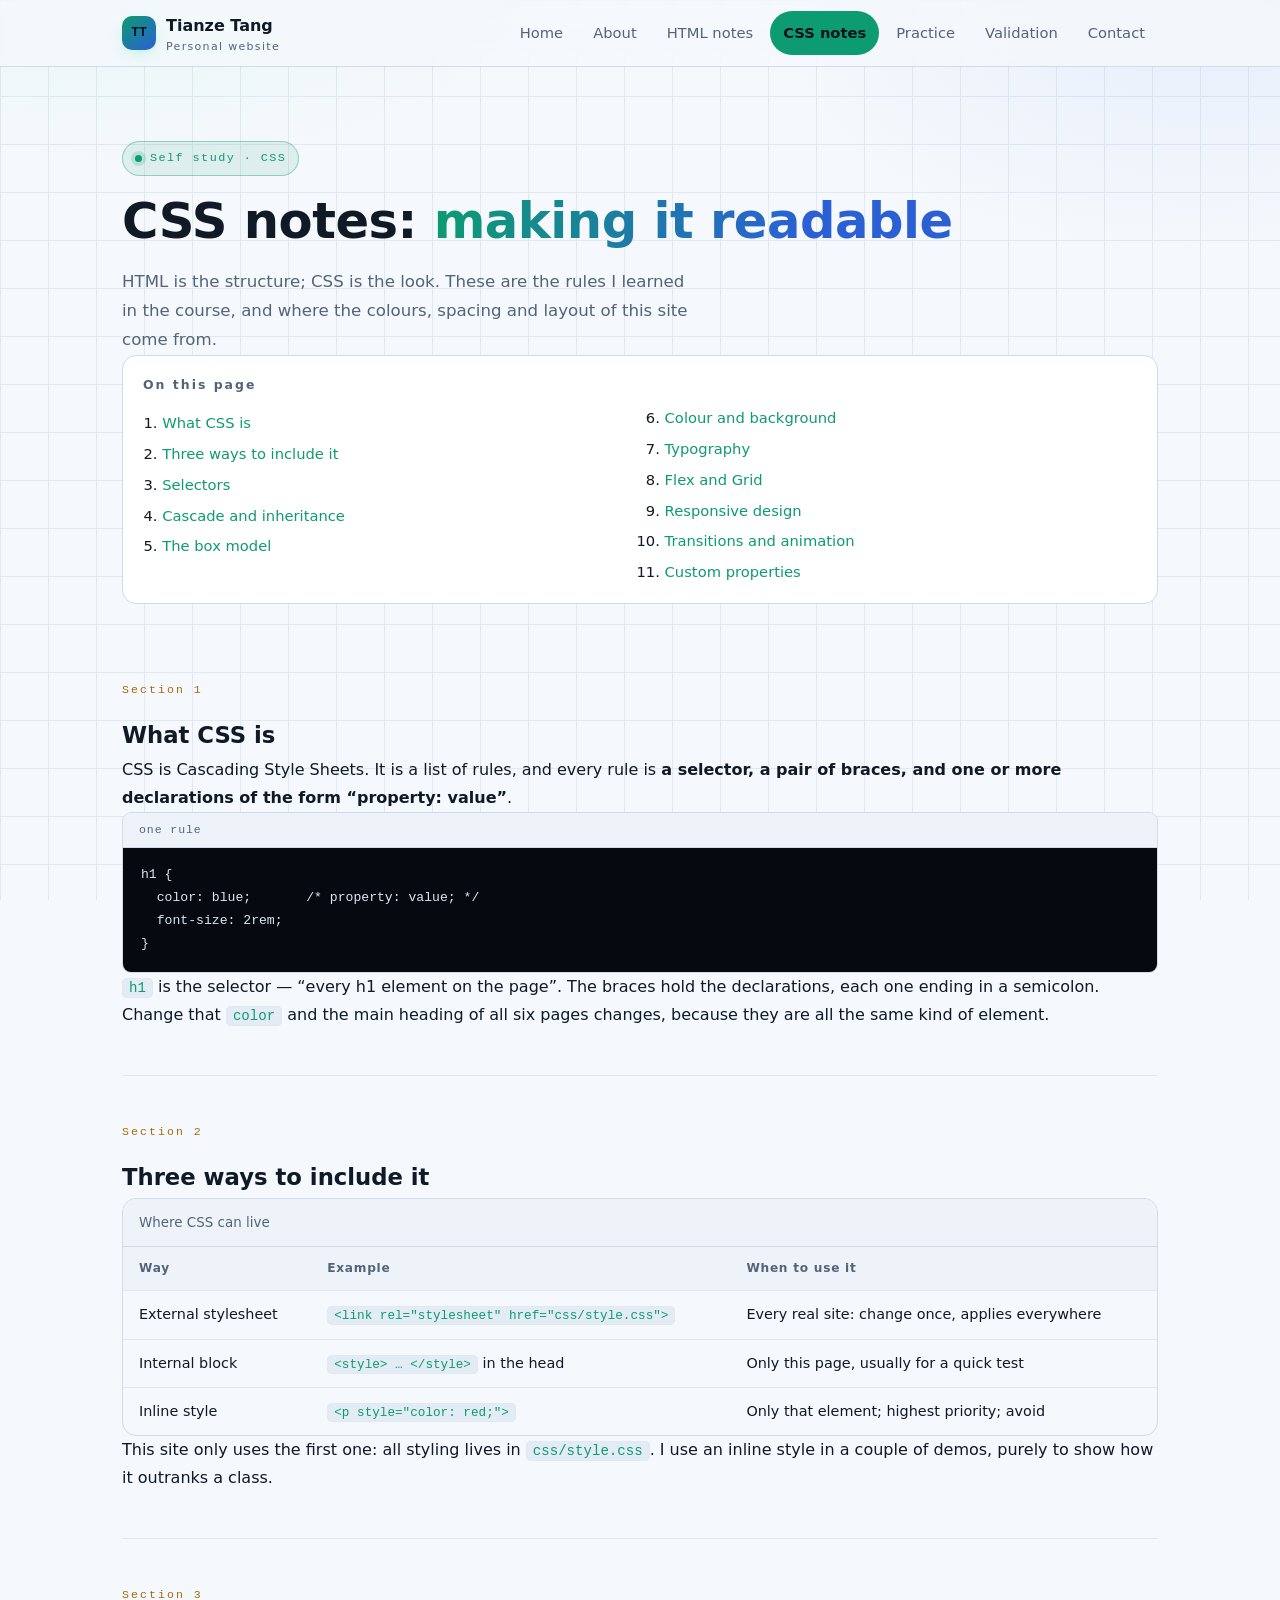
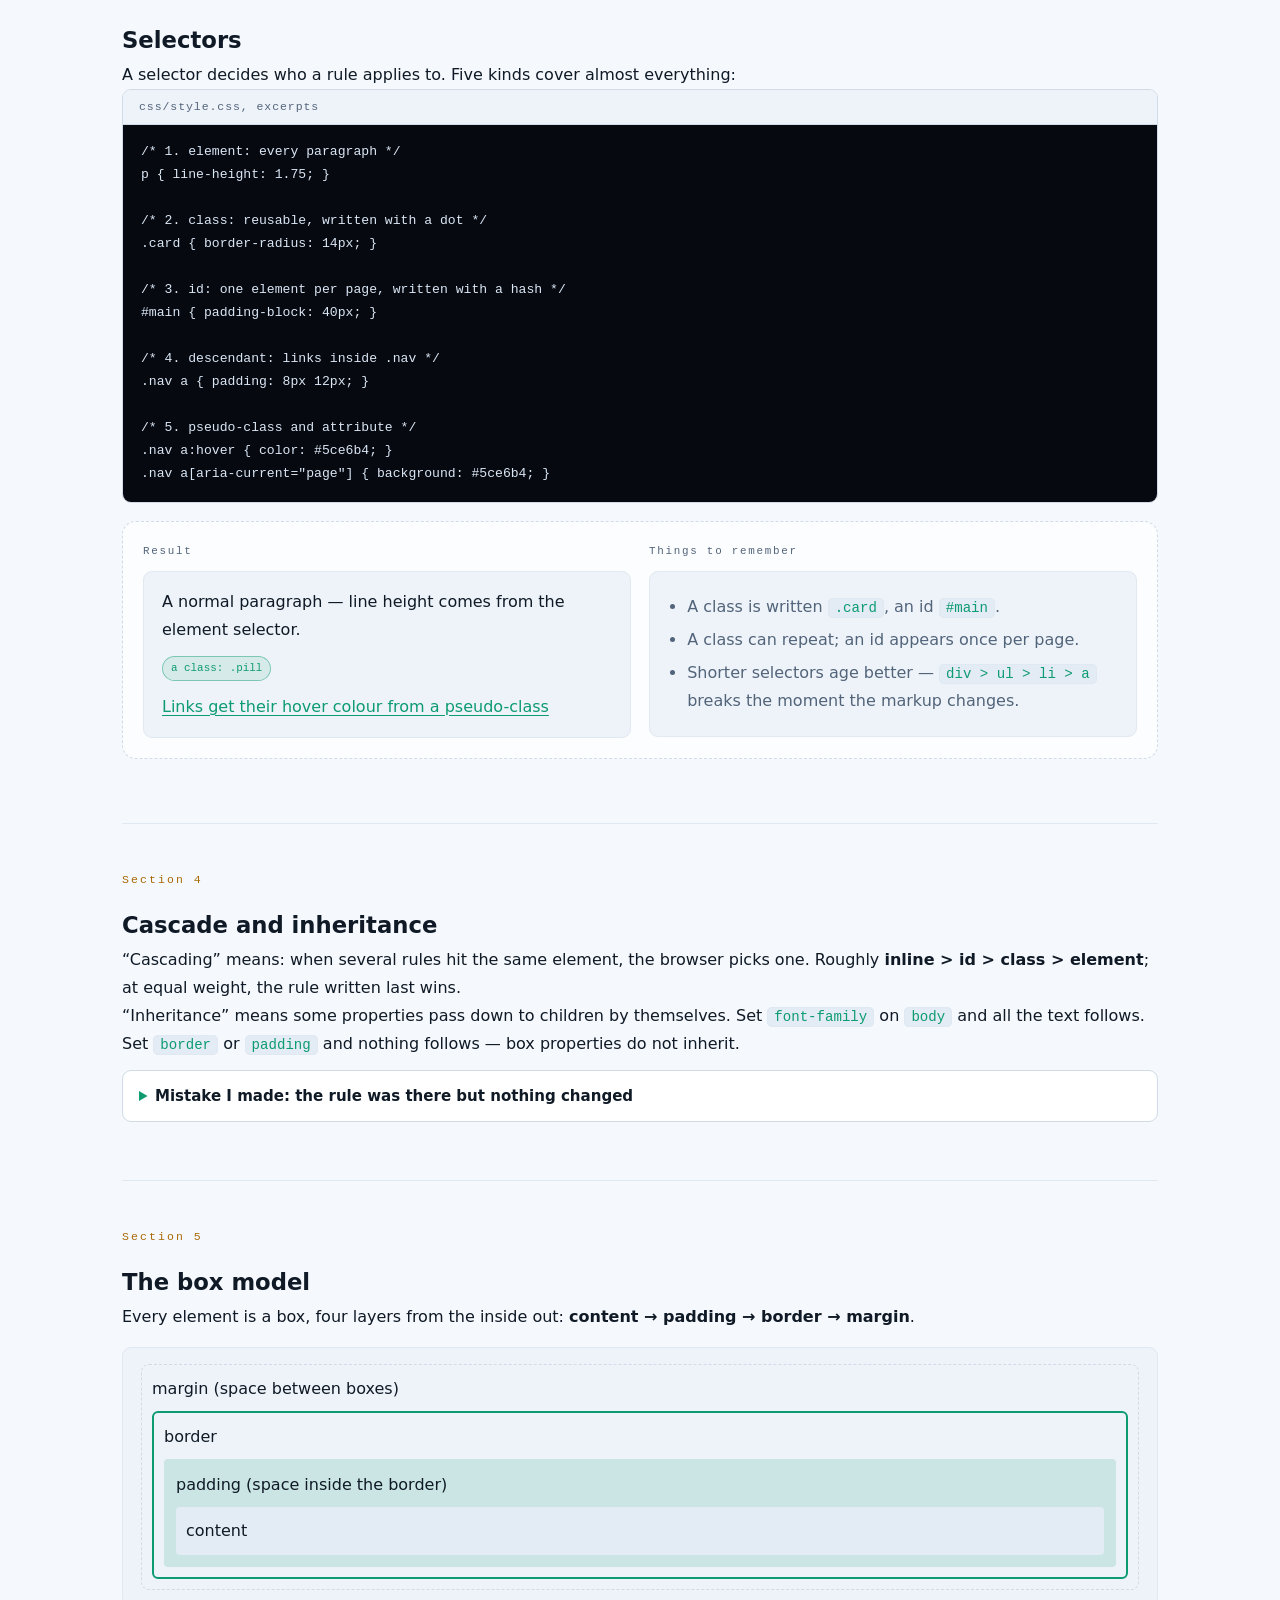
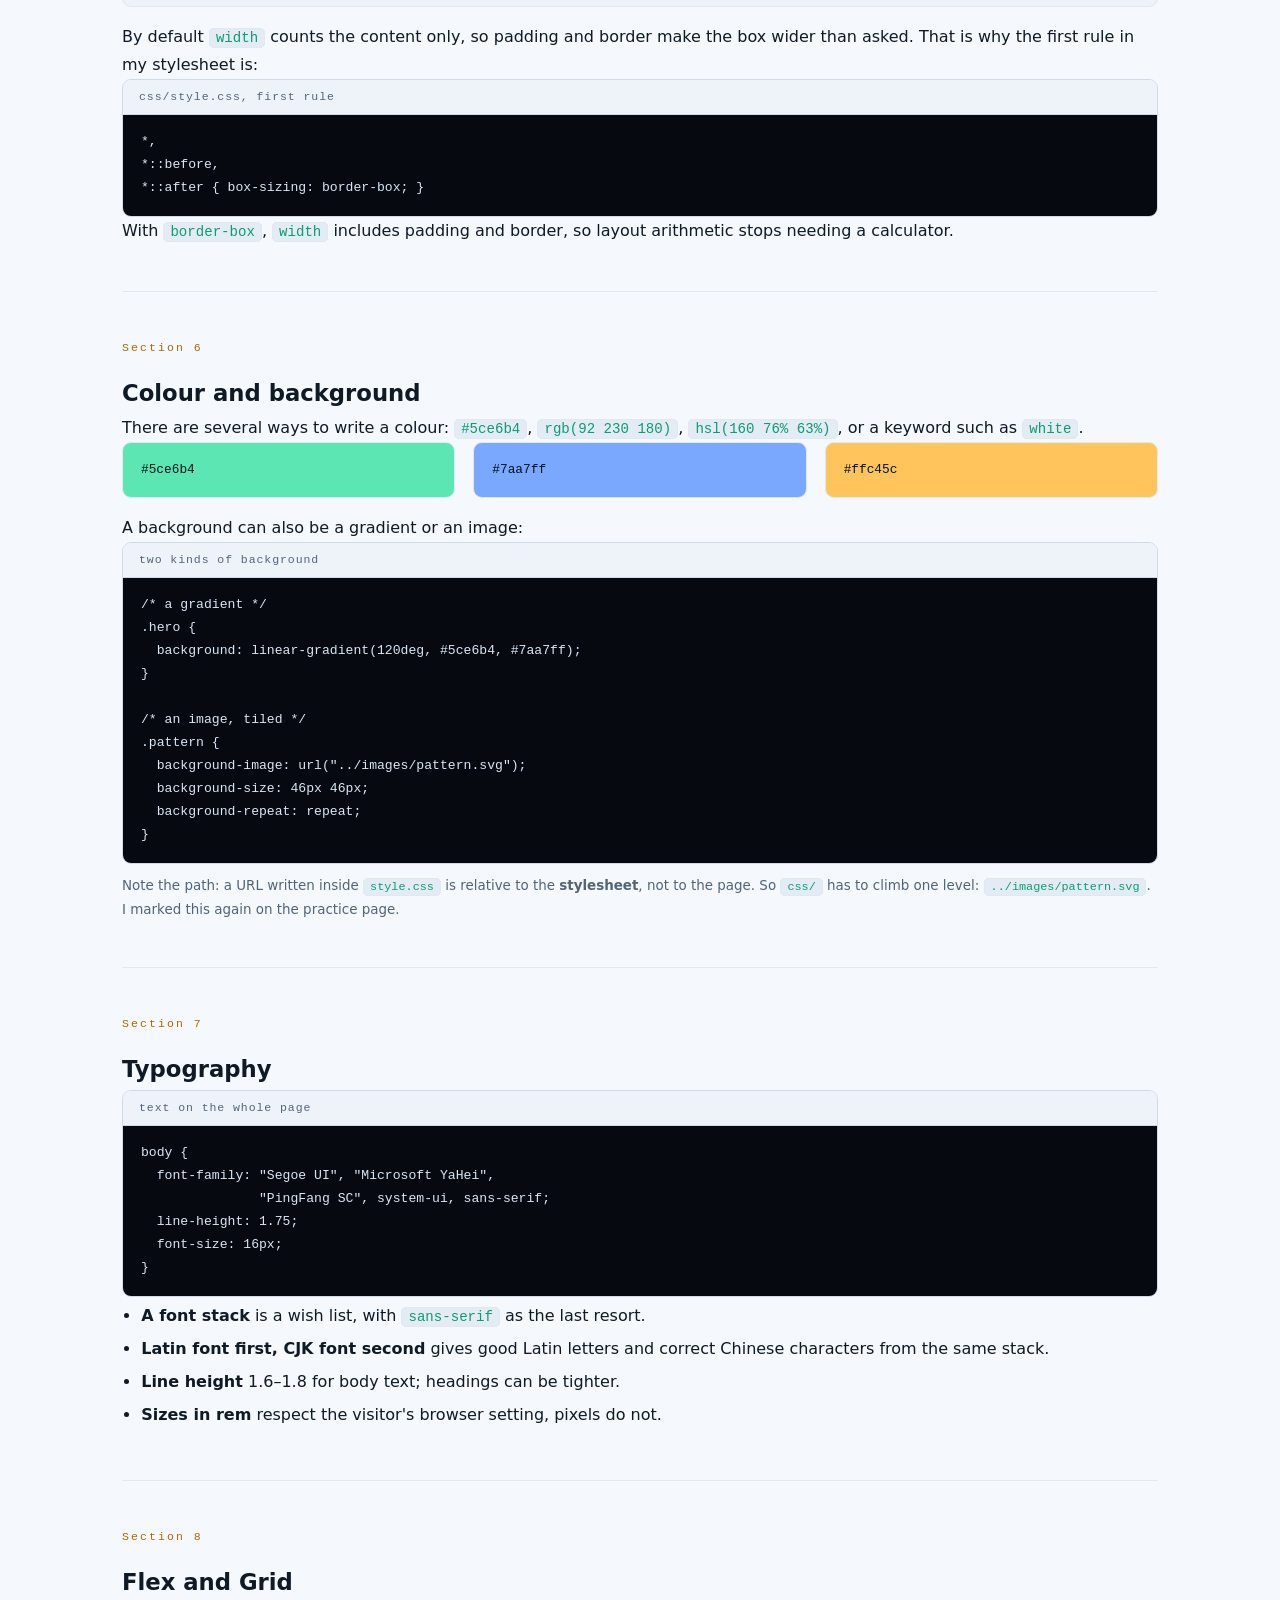
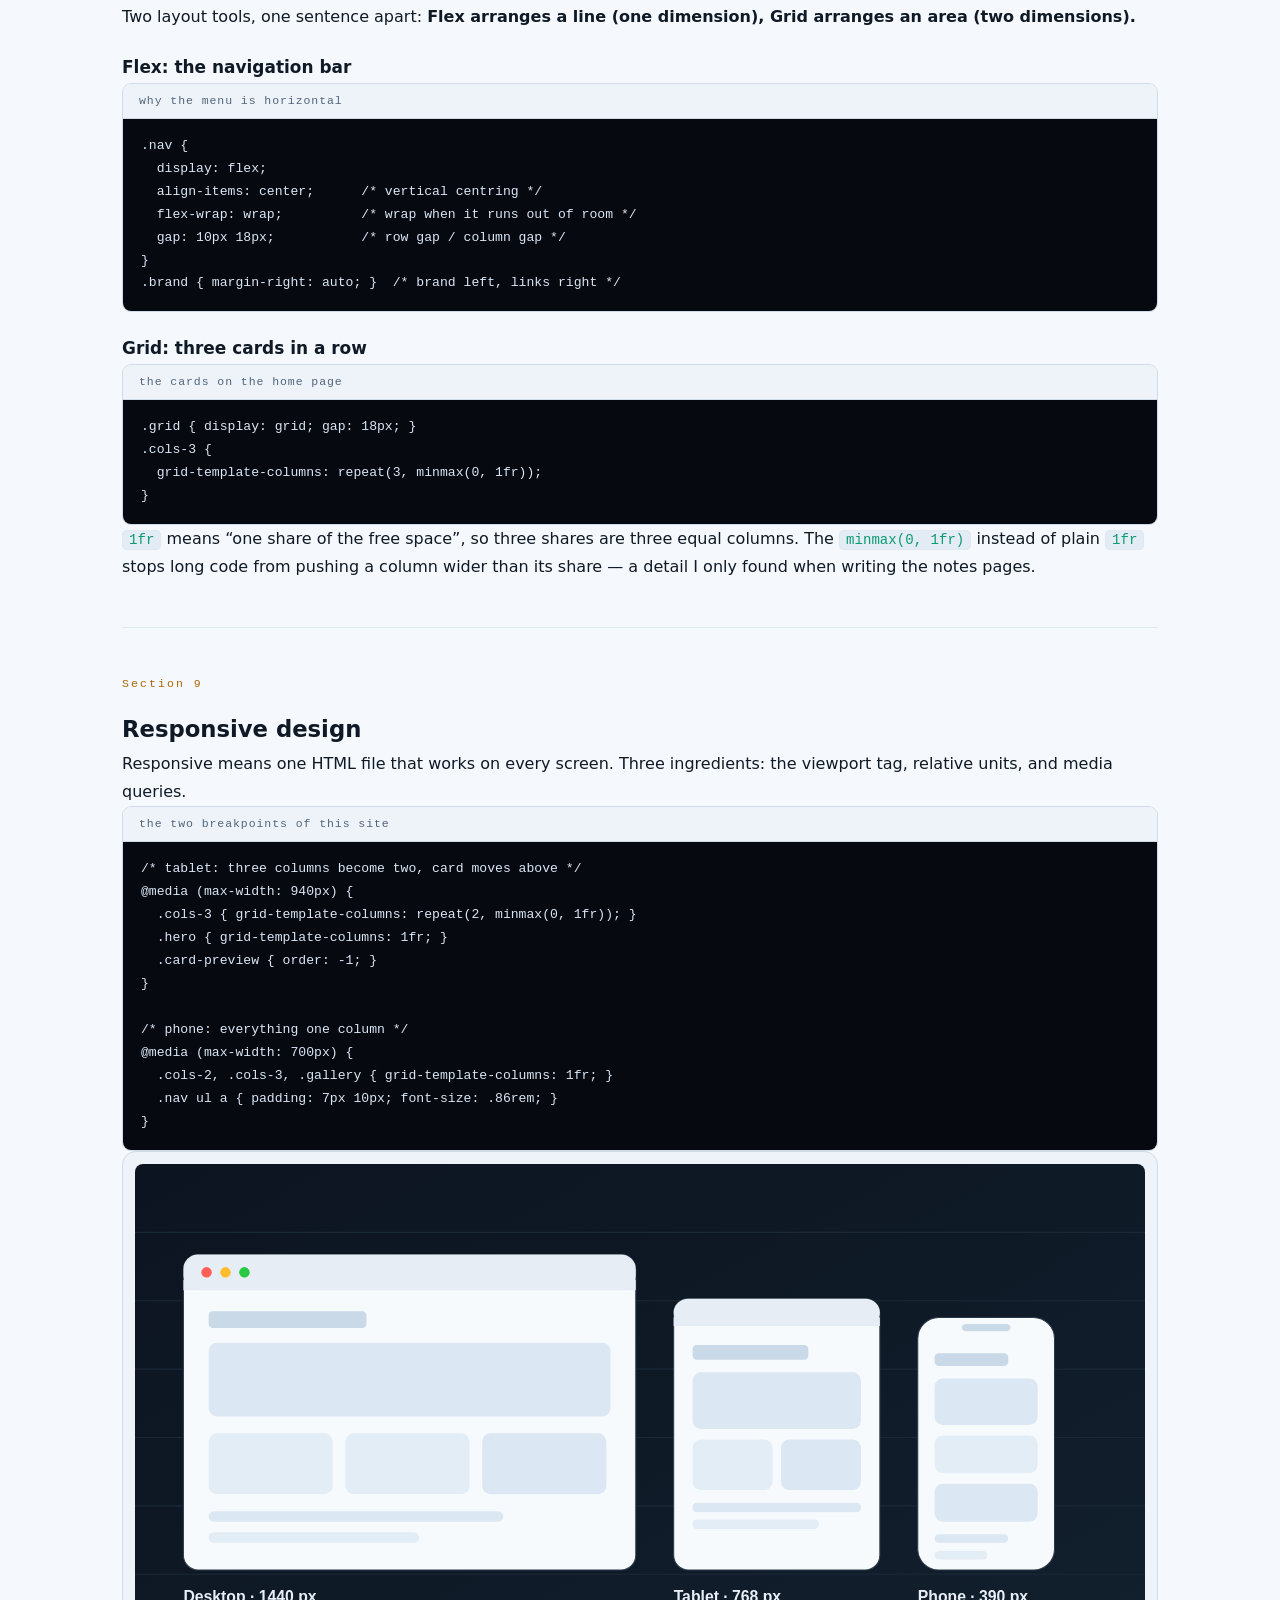
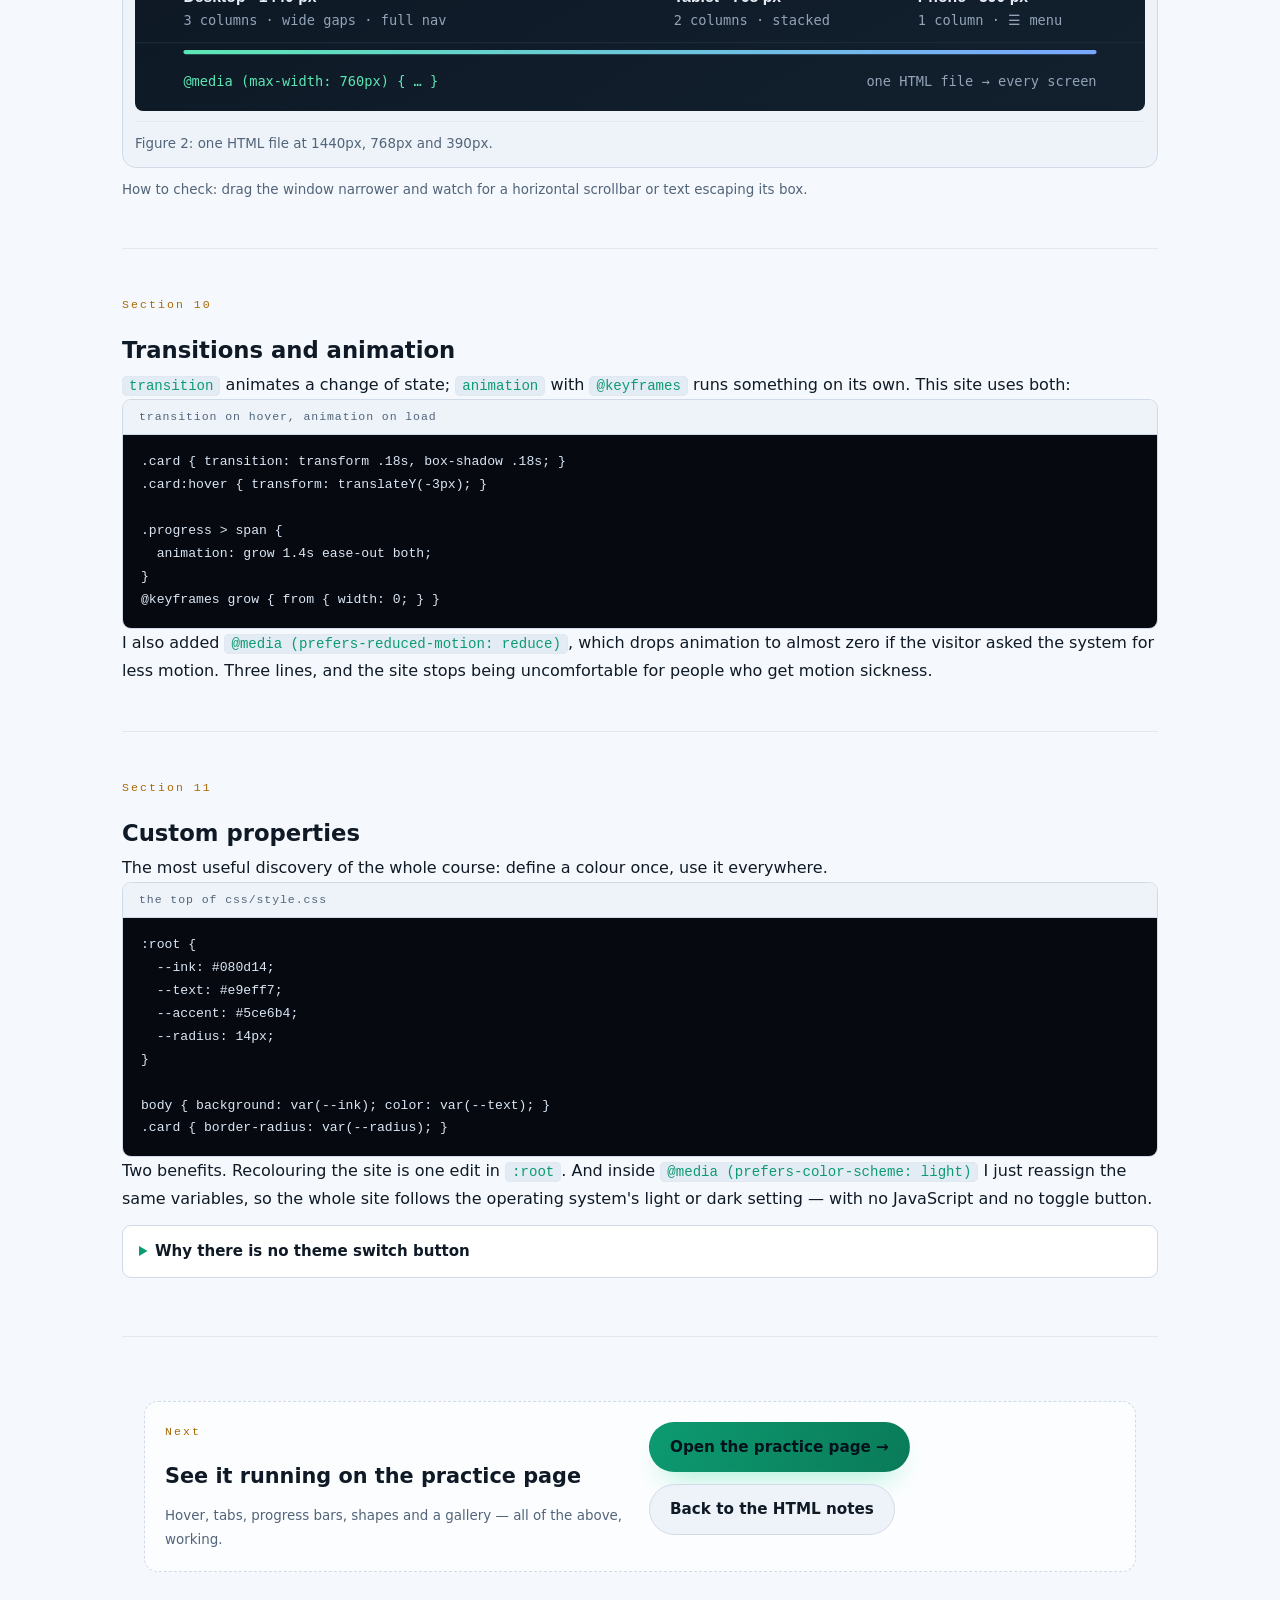
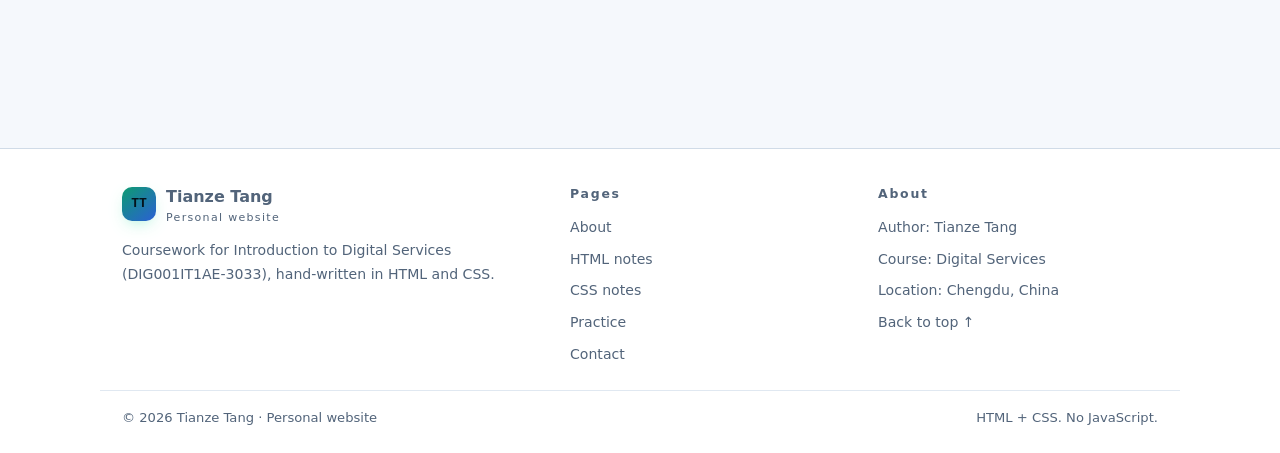
<file: css.html>
<!DOCTYPE html>
<html lang="en">
<head>
  <meta charset="UTF-8">
  <meta name="viewport" content="width=device-width, initial-scale=1.0">
  <meta name="description" content="My CSS self-study notes: what CSS is, three ways to include it, selectors, cascade and inheritance, the box model, colour and background, typography, Flex and Grid, responsive design, transitions and custom properties.">
  <meta name="author" content="Tianze Tang">
  <title>CSS notes — Tianze Tang</title>
  <link rel="stylesheet" href="css/style.css">
</head>

<body>
  <a class="skip" href="#main">Skip to content</a>

  <header class="site-header">
    <nav class="wrap nav" aria-label="Main navigation">
      <a class="brand" href="index.html">
        <span class="brand-mark" aria-hidden="true">TT</span>
        <span class="brand-text">Tianze Tang<small>Personal website</small></span>
      </a>
      <ul>
        <li><a href="index.html">Home</a></li>
        <li><a href="about.html">About</a></li>
        <li><a href="html.html">HTML notes</a></li>
        <li><a href="css.html" aria-current="page">CSS notes</a></li>
        <li><a href="practice.html">Practice</a></li>
        <li><a href="validation.html">Validation</a></li>
        <li><a href="contact.html">Contact</a></li>
      </ul>
    </nav>
  </header>

  <main id="main">
    <section class="wrap" style="padding-top:34px;">
      <span class="eyebrow"><span class="dot"></span>Self study · CSS</span>
      <h1>CSS notes: <span class="grad">making it readable</span></h1>
      <p class="lede">
        HTML is the structure; CSS is the look. These are the rules I learned in the course, and where
        the colours, spacing and layout of this site come from.
      </p>
    </section>

    <div class="wrap">
      <nav class="toc" aria-label="On this page">
        <h2>On this page</h2>
        <ol>
          <li><a href="#what-is-css">What CSS is</a></li>
          <li><a href="#ways">Three ways to include it</a></li>
          <li><a href="#selectors">Selectors</a></li>
          <li><a href="#cascade">Cascade and inheritance</a></li>
          <li><a href="#box">The box model</a></li>
          <li><a href="#color">Colour and background</a></li>
          <li><a href="#font">Typography</a></li>
          <li><a href="#layout">Flex and Grid</a></li>
          <li><a href="#responsive">Responsive design</a></li>
          <li><a href="#motion">Transitions and animation</a></li>
          <li><a href="#variables">Custom properties</a></li>
        </ol>
      </nav>
    </div>

    <div class="wrap note">
      <!-- ===== 1 ===== -->
      <section id="what-is-css" class="section">
        <span class="kicker">Section 1</span>
        <h2>What CSS is</h2>
        <p>
          CSS is Cascading Style Sheets. It is a list of rules, and every rule is
          <strong>a selector, a pair of braces, and one or more declarations of the form
          “property: value”</strong>.
        </p>
        <div class="code"><span>one rule</span>
<pre>h1 {
  color: blue;       /* property: value; */
  font-size: 2rem;
}</pre>
        </div>
        <p>
          <code>h1</code> is the selector — “every h1 element on the page”. The braces hold the
          declarations, each one ending in a semicolon. Change that <code>color</code> and the main
          heading of all six pages changes, because they are all the same kind of element.
        </p>
      </section>

      <!-- ===== 2 ===== -->
      <section id="ways" class="section">
        <span class="kicker">Section 2</span>
        <h2>Three ways to include it</h2>
        <div class="table-wrap">
          <table>
            <caption>Where CSS can live</caption>
            <thead><tr><th scope="col">Way</th><th scope="col">Example</th><th scope="col">When to use it</th></tr></thead>
            <tbody>
              <tr>
                <td>External stylesheet</td>
                <td><code>&lt;link rel="stylesheet" href="css/style.css"&gt;</code></td>
                <td>Every real site: change once, applies everywhere</td>
              </tr>
              <tr>
                <td>Internal block</td>
                <td><code>&lt;style&gt; … &lt;/style&gt;</code> in the head</td>
                <td>Only this page, usually for a quick test</td>
              </tr>
              <tr>
                <td>Inline style</td>
                <td><code>&lt;p style="color: red;"&gt;</code></td>
                <td>Only that element; highest priority; avoid</td>
              </tr>
            </tbody>
          </table>
        </div>
        <p>
          This site only uses the first one: all styling lives in <code>css/style.css</code>.
          I use an inline style in a couple of demos, purely to show how it outranks a class.
        </p>
      </section>

      <!-- ===== 3 ===== -->
      <section id="selectors" class="section">
        <span class="kicker">Section 3</span>
        <h2>Selectors</h2>
        <p>A selector decides who a rule applies to. Five kinds cover almost everything:</p>

        <div class="code"><span>css/style.css, excerpts</span>
<pre>/* 1. element: every paragraph */
p { line-height: 1.75; }

/* 2. class: reusable, written with a dot */
.card { border-radius: 14px; }

/* 3. id: one element per page, written with a hash */
#main { padding-block: 40px; }

/* 4. descendant: links inside .nav */
.nav a { padding: 8px 12px; }

/* 5. pseudo-class and attribute */
.nav a:hover { color: #5ce6b4; }
.nav a[aria-current="page"] { background: #5ce6b4; }</pre>
        </div>

        <div class="demo">
          <div>
            <div class="demo-label">Result</div>
            <div class="live">
              <p style="margin:0 0 8px;">A normal paragraph — line height comes from the element selector.</p>
              <p class="pill ok" style="display:inline-block;">a class: .pill</p>
              <p style="margin:12px 0 0;"><a href="#selectors">Links get their hover colour from a pseudo-class</a></p>
            </div>
          </div>
          <div>
            <div class="demo-label">Things to remember</div>
            <div class="live prose">
              <ul class="tight">
                <li>A class is written <code>.card</code>, an id <code>#main</code>.</li>
                <li>A class can repeat; an id appears once per page.</li>
                <li>Shorter selectors age better — <code>div &gt; ul &gt; li &gt; a</code> breaks the moment the markup changes.</li>
              </ul>
            </div>
          </div>
        </div>
      </section>

      <!-- ===== 4 ===== -->
      <section id="cascade" class="section">
        <span class="kicker">Section 4</span>
        <h2>Cascade and inheritance</h2>
        <p>
          “Cascading” means: when several rules hit the same element, the browser picks one.
          Roughly <strong>inline &gt; id &gt; class &gt; element</strong>; at equal weight, the rule
          written last wins.
        </p>
        <p>
          “Inheritance” means some properties pass down to children by themselves. Set
          <code>font-family</code> on <code>body</code> and all the text follows. Set
          <code>border</code> or <code>padding</code> and nothing follows — box properties do not inherit.
        </p>
        <details>
          <summary>Mistake I made: the rule was there but nothing changed</summary>
          <p>
            Almost always a specificity problem: a later, more specific rule was overriding mine, or a
            missing semicolon swallowed the declaration. The quickest diagnosis is to comment the
            suspect rule out and reload — if the page does not change, that rule was not in charge.
          </p>
        </details>
      </section>

      <!-- ===== 5 ===== -->
      <section id="box" class="section">
        <span class="kicker">Section 5</span>
        <h2>The box model</h2>
        <p>
          Every element is a box, four layers from the inside out:
          <strong>content → padding → border → margin</strong>.
        </p>
        <div class="live" style="margin-block:16px;">
          <div style="border:1px dashed var(--line);padding:10px;border-radius:8px;">
            margin (space between boxes)
            <div style="border:2px solid var(--accent);padding:10px;border-radius:6px;margin-top:8px;">
              border
              <div style="background:color-mix(in srgb, var(--accent) 16%, transparent);padding:12px;border-radius:4px;margin-top:8px;">
                padding (space inside the border)
                <div style="background:var(--surface-3);padding:10px;border-radius:4px;margin-top:8px;">
                  content
                </div>
              </div>
            </div>
          </div>
        </div>
        <p>
          By default <code>width</code> counts the content only, so padding and border make the box
          wider than asked. That is why the first rule in my stylesheet is:
        </p>
        <div class="code"><span>css/style.css, first rule</span>
<pre>*,
*::before,
*::after { box-sizing: border-box; }</pre>
        </div>
        <p>
          With <code>border-box</code>, <code>width</code> includes padding and border, so layout
          arithmetic stops needing a calculator.
        </p>
      </section>

      <!-- ===== 6 ===== -->
      <section id="color" class="section">
        <span class="kicker">Section 6</span>
        <h2>Colour and background</h2>
        <p>There are several ways to write a colour: <code>#5ce6b4</code>, <code>rgb(92 230 180)</code>, <code>hsl(160 76% 63%)</code>, or a keyword such as <code>white</code>.</p>

        <div class="grid cols-3">
          <div class="live" style="background:#5ce6b4;color:#04121b;font-family:var(--mono);font-size:.8rem;">#5ce6b4</div>
          <div class="live" style="background:#7aa7ff;color:#04121b;font-family:var(--mono);font-size:.8rem;">#7aa7ff</div>
          <div class="live" style="background:#ffc45c;color:#04121b;font-family:var(--mono);font-size:.8rem;">#ffc45c</div>
        </div>

        <p style="margin-top:16px;">A background can also be a gradient or an image:</p>
        <div class="code"><span>two kinds of background</span>
<pre>/* a gradient */
.hero {
  background: linear-gradient(120deg, #5ce6b4, #7aa7ff);
}

/* an image, tiled */
.pattern {
  background-image: url("../images/pattern.svg");
  background-size: 46px 46px;
  background-repeat: repeat;
}</pre>
        </div>
        <p class="hint">
          Note the path: a URL written inside <code>style.css</code> is relative to the
          <strong>stylesheet</strong>, not to the page. So <code>css/</code> has to climb one level:
          <code>../images/pattern.svg</code>. I marked this again on the practice page.
        </p>
      </section>

      <!-- ===== 7 ===== -->
      <section id="font" class="section">
        <span class="kicker">Section 7</span>
        <h2>Typography</h2>
        <div class="code"><span>text on the whole page</span>
<pre>body {
  font-family: "Segoe UI", "Microsoft YaHei",
               "PingFang SC", system-ui, sans-serif;
  line-height: 1.75;
  font-size: 16px;
}</pre>
        </div>
        <ul class="tight">
          <li><strong>A font stack</strong> is a wish list, with <code>sans-serif</code> as the last resort.</li>
          <li><strong>Latin font first, CJK font second</strong> gives good Latin letters and correct Chinese characters from the same stack.</li>
          <li><strong>Line height</strong> 1.6–1.8 for body text; headings can be tighter.</li>
          <li><strong>Sizes in rem</strong> respect the visitor's browser setting, pixels do not.</li>
        </ul>
      </section>

      <!-- ===== 8 ===== -->
      <section id="layout" class="section">
        <span class="kicker">Section 8</span>
        <h2>Flex and Grid</h2>
        <p>Two layout tools, one sentence apart: <strong>Flex arranges a line (one dimension), Grid arranges an area (two dimensions).</strong></p>

        <h3>Flex: the navigation bar</h3>
        <div class="code"><span>why the menu is horizontal</span>
<pre>.nav {
  display: flex;
  align-items: center;      /* vertical centring */
  flex-wrap: wrap;          /* wrap when it runs out of room */
  gap: 10px 18px;           /* row gap / column gap */
}
.brand { margin-right: auto; }  /* brand left, links right */</pre>
        </div>

        <h3>Grid: three cards in a row</h3>
        <div class="code"><span>the cards on the home page</span>
<pre>.grid { display: grid; gap: 18px; }
.cols-3 {
  grid-template-columns: repeat(3, minmax(0, 1fr));
}</pre>
        </div>
        <p>
          <code>1fr</code> means “one share of the free space”, so three shares are three equal
          columns. The <code>minmax(0, 1fr)</code> instead of plain <code>1fr</code> stops long code
          from pushing a column wider than its share — a detail I only found when writing the notes pages.
        </p>
      </section>

      <!-- ===== 9 ===== -->
      <section id="responsive" class="section">
        <span class="kicker">Section 9</span>
        <h2>Responsive design</h2>
        <p>Responsive means one HTML file that works on every screen. Three ingredients: the viewport tag, relative units, and media queries.</p>
        <div class="code"><span>the two breakpoints of this site</span>
<pre>/* tablet: three columns become two, card moves above */
@media (max-width: 940px) {
  .cols-3 { grid-template-columns: repeat(2, minmax(0, 1fr)); }
  .hero { grid-template-columns: 1fr; }
  .card-preview { order: -1; }
}

/* phone: everything one column */
@media (max-width: 700px) {
  .cols-2, .cols-3, .gallery { grid-template-columns: 1fr; }
  .nav ul a { padding: 7px 10px; font-size: .86rem; }
}</pre>
        </div>

        <figure>
          <img src="images/figure-responsive.svg" alt="Diagram: the same page at desktop, tablet and phone width, showing three columns, two columns and one stacked column.">
          <figcaption>Figure 2: one HTML file at 1440px, 768px and 390px.</figcaption>
        </figure>
        <p class="hint">How to check: drag the window narrower and watch for a horizontal scrollbar or text escaping its box.</p>
      </section>

      <!-- ===== 10 ===== -->
      <section id="motion" class="section">
        <span class="kicker">Section 10</span>
        <h2>Transitions and animation</h2>
        <p>
          <code>transition</code> animates a change of state; <code>animation</code> with
          <code>@keyframes</code> runs something on its own. This site uses both:
        </p>
        <div class="code"><span>transition on hover, animation on load</span>
<pre>.card { transition: transform .18s, box-shadow .18s; }
.card:hover { transform: translateY(-3px); }

.progress &gt; span {
  animation: grow 1.4s ease-out both;
}
@keyframes grow { from { width: 0; } }</pre>
        </div>
        <p>
          I also added <code>@media (prefers-reduced-motion: reduce)</code>, which drops animation to
          almost zero if the visitor asked the system for less motion. Three lines, and the site stops
          being uncomfortable for people who get motion sickness.
        </p>
      </section>

      <!-- ===== 11 ===== -->
      <section id="variables" class="section">
        <span class="kicker">Section 11</span>
        <h2>Custom properties</h2>
        <p>The most useful discovery of the whole course: define a colour once, use it everywhere.</p>
        <div class="code"><span>the top of css/style.css</span>
<pre>:root {
  --ink: #080d14;
  --text: #e9eff7;
  --accent: #5ce6b4;
  --radius: 14px;
}

body { background: var(--ink); color: var(--text); }
.card { border-radius: var(--radius); }</pre>
        </div>
        <p>
          Two benefits. Recolouring the site is one edit in <code>:root</code>. And inside
          <code>@media (prefers-color-scheme: light)</code> I just reassign the same variables, so the
          whole site follows the operating system's light or dark setting — with no JavaScript and no
          toggle button.
        </p>
        <details>
          <summary>Why there is no theme switch button</summary>
          <p>
            Because a button needs JavaScript to remember the choice. The task is HTML and CSS only,
            so I let the operating system decide: pick light mode in Windows, the site is light. That
            is more honest than a button that forgets.
          </p>
        </details>
      </section>

      <section class="wrap section">
        <div class="demo">
          <div>
            <span class="kicker">Next</span>
            <h2 style="font-size:1.3rem;">See it running on the practice page</h2>
            <p class="hint">Hover, tabs, progress bars, shapes and a gallery — all of the above, working.</p>
          </div>
          <div style="display:flex;align-items:center;gap:12px;flex-wrap:wrap;">
            <a class="btn btn-primary" href="practice.html">Open the practice page →</a>
            <a class="btn" href="html.html">Back to the HTML notes</a>
          </div>
        </div>
      </section>
    </div>
  </main>

  <footer class="site-footer">
    <div class="wrap footer-grid">
      <div>
        <a class="brand" href="index.html" style="margin-bottom:12px;">
          <span class="brand-mark" aria-hidden="true">TT</span>
          <span class="brand-text">Tianze Tang<small>Personal website</small></span>
        </a>
        <p>Coursework for Introduction to Digital Services (DIG001IT1AE-3033), hand-written in HTML and CSS.</p>
      </div>
      <div>
        <h2>Pages</h2>
        <ul>
          <li><a href="about.html">About</a></li>
          <li><a href="html.html">HTML notes</a></li>
          <li><a href="css.html">CSS notes</a></li>
          <li><a href="practice.html">Practice</a></li>
          <li><a href="contact.html">Contact</a></li>
        </ul>
      </div>
      <div>
        <h2>About</h2>
        <ul>
          <li>Author: Tianze Tang</li>
          <li>Course: Digital Services</li>
          <li>Location: Chengdu, China</li>
          <li><a href="#main">Back to top ↑</a></li>
        </ul>
      </div>
    </div>
    <div class="wrap footer-bottom">
      <span>© 2026 Tianze Tang · Personal website</span>
      <span>HTML + CSS. No JavaScript.</span>
    </div>
  </footer>
</body>
</html>
</file>
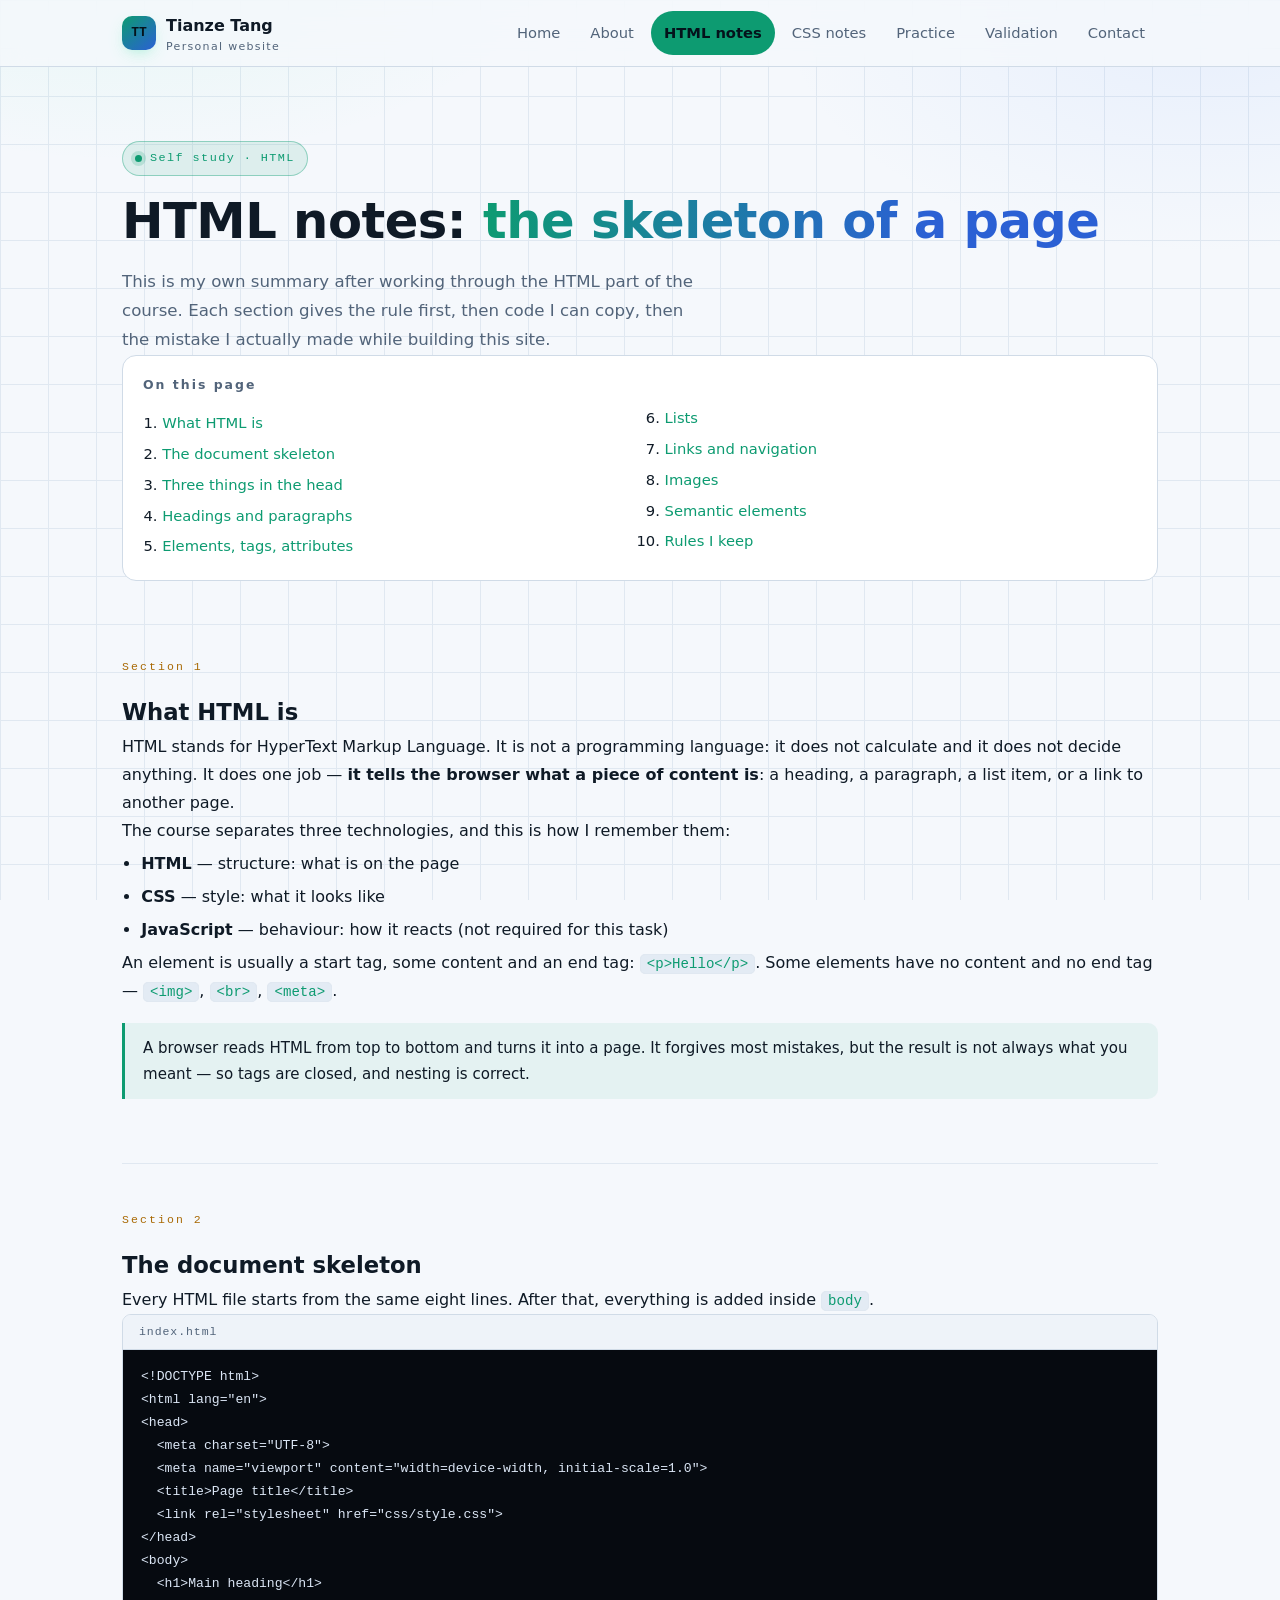
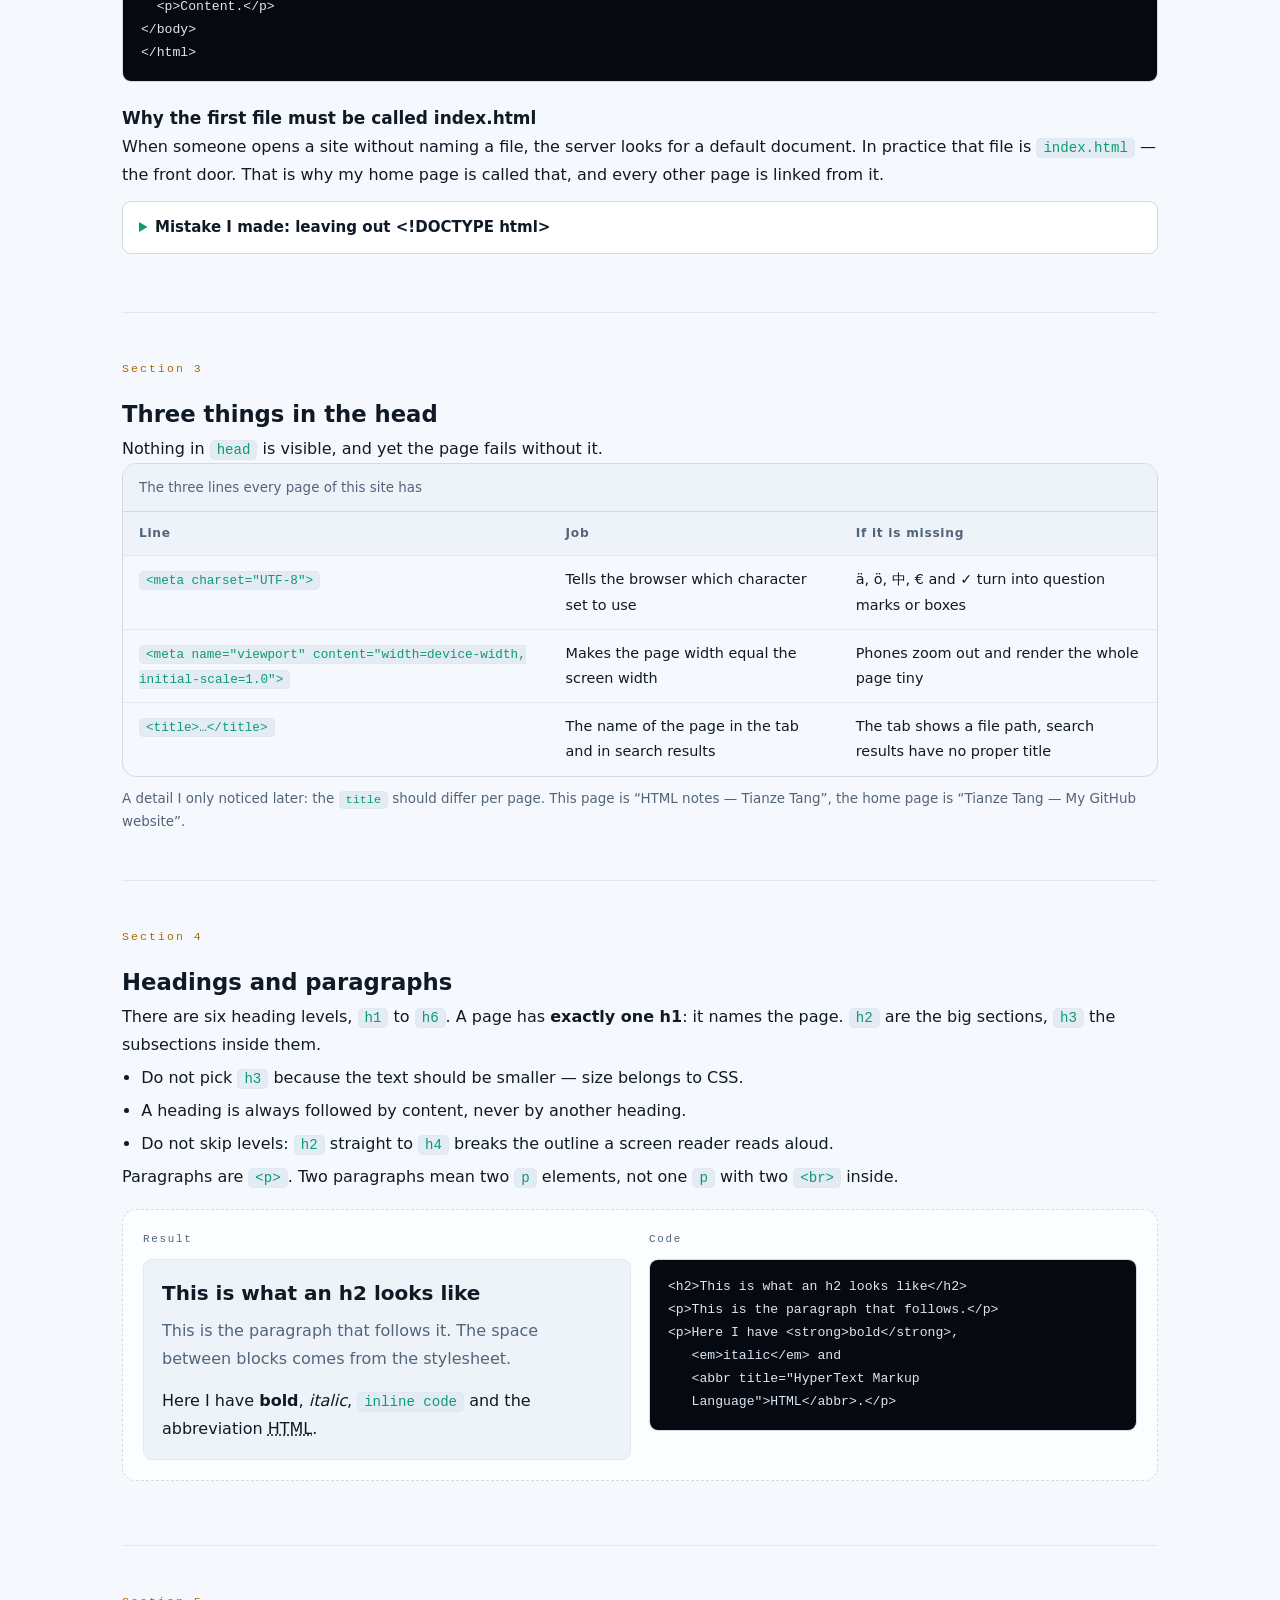
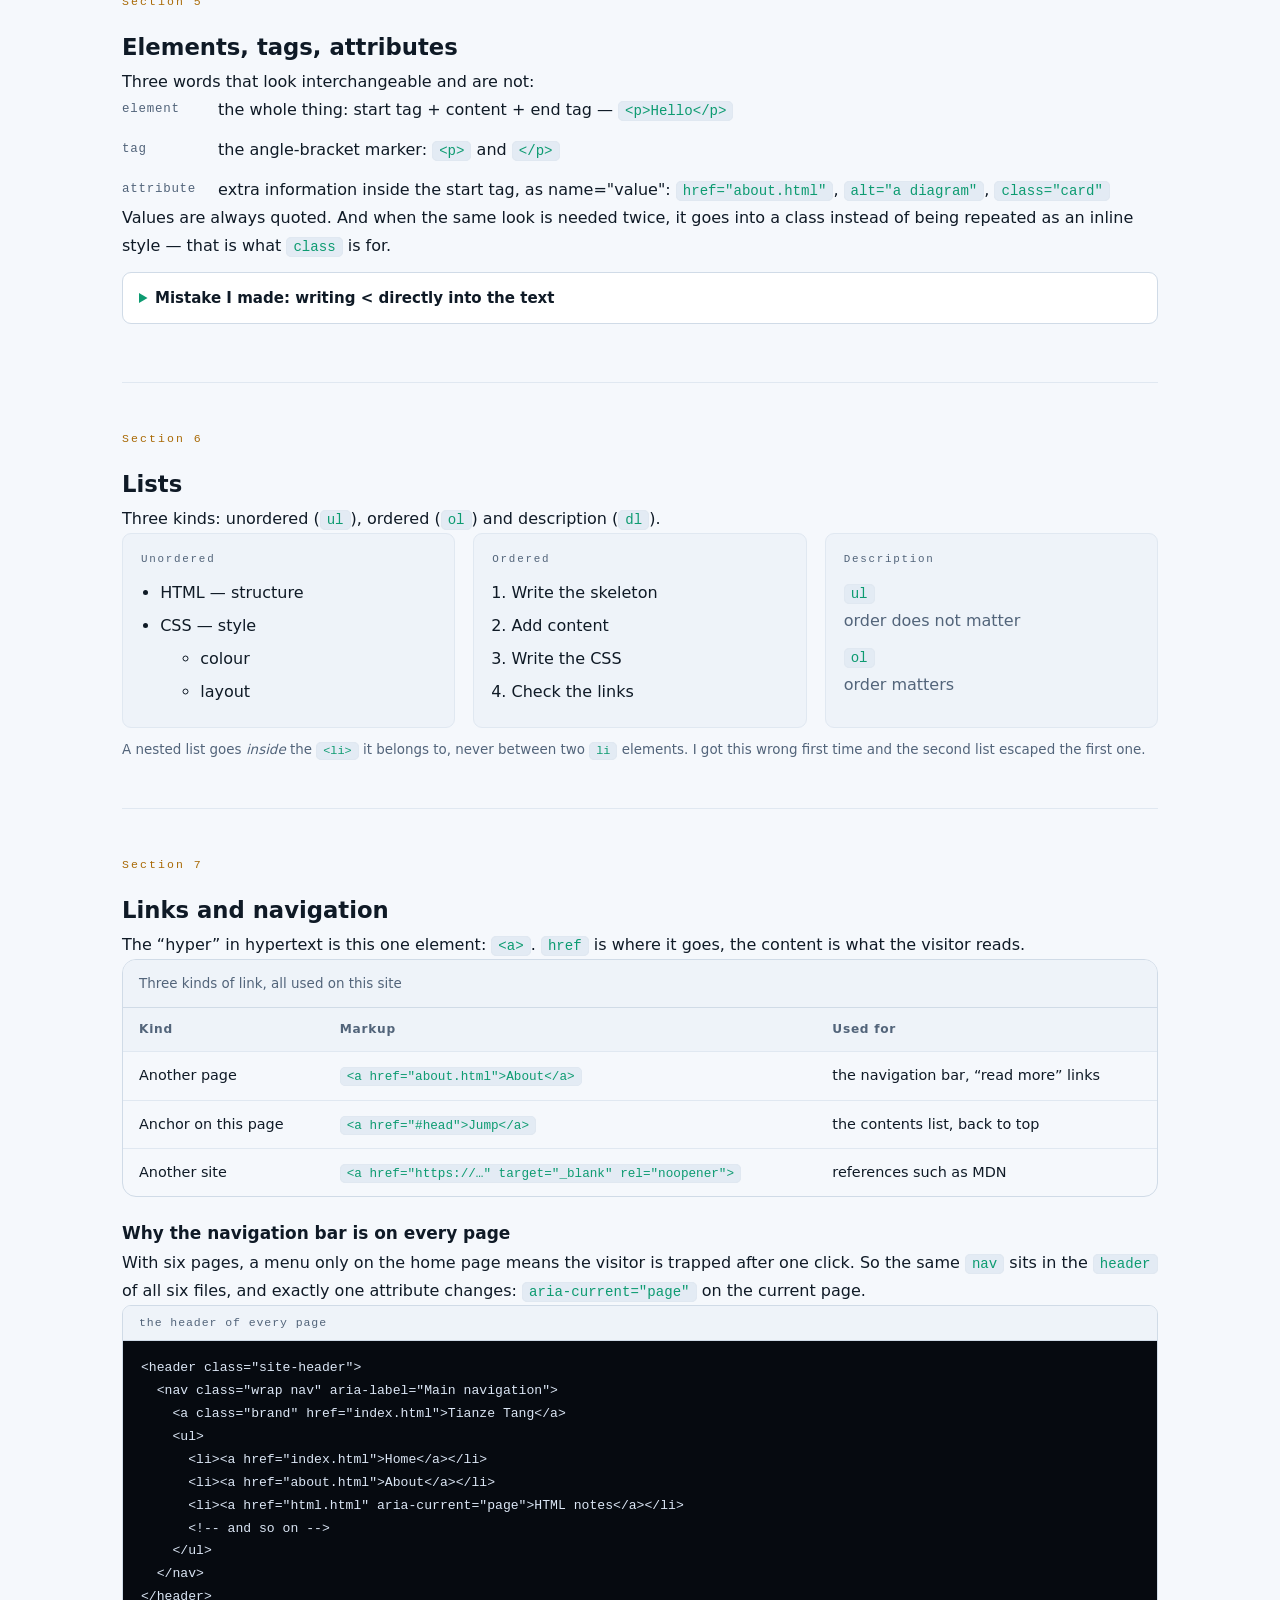
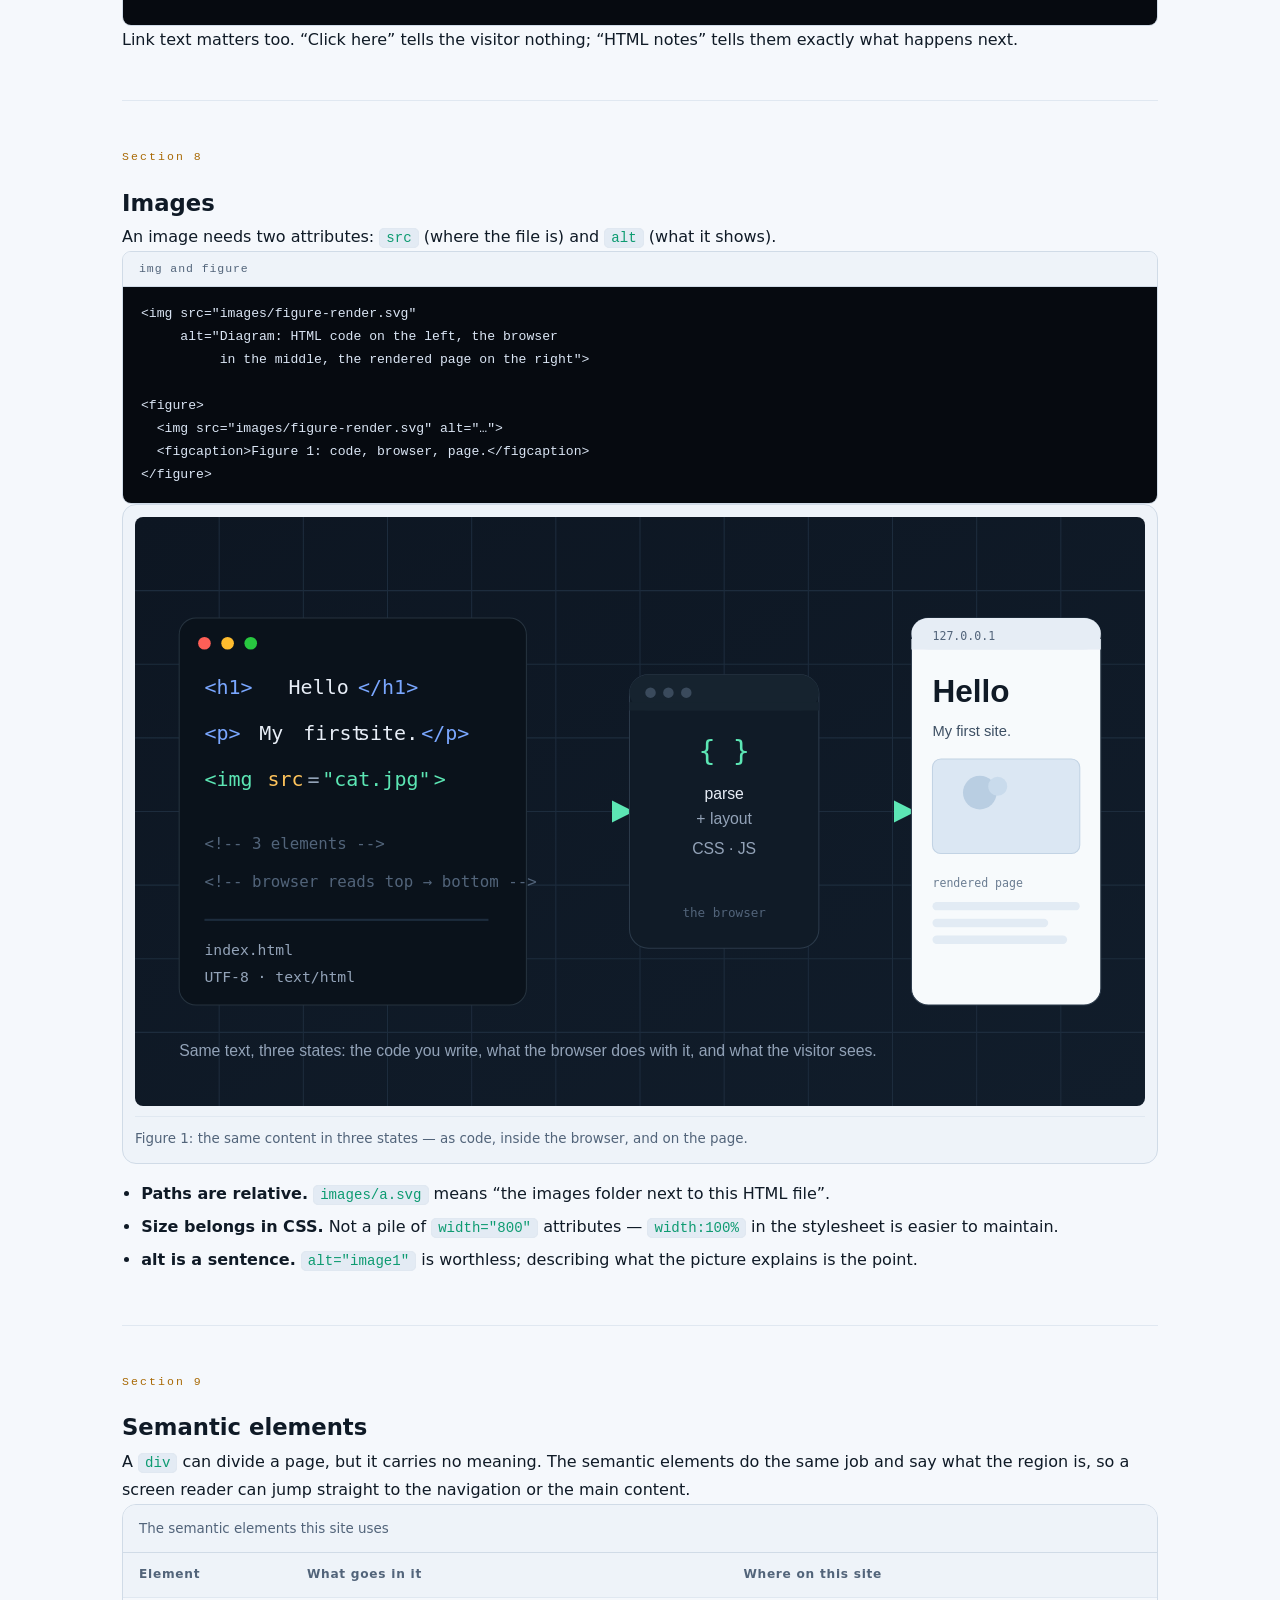
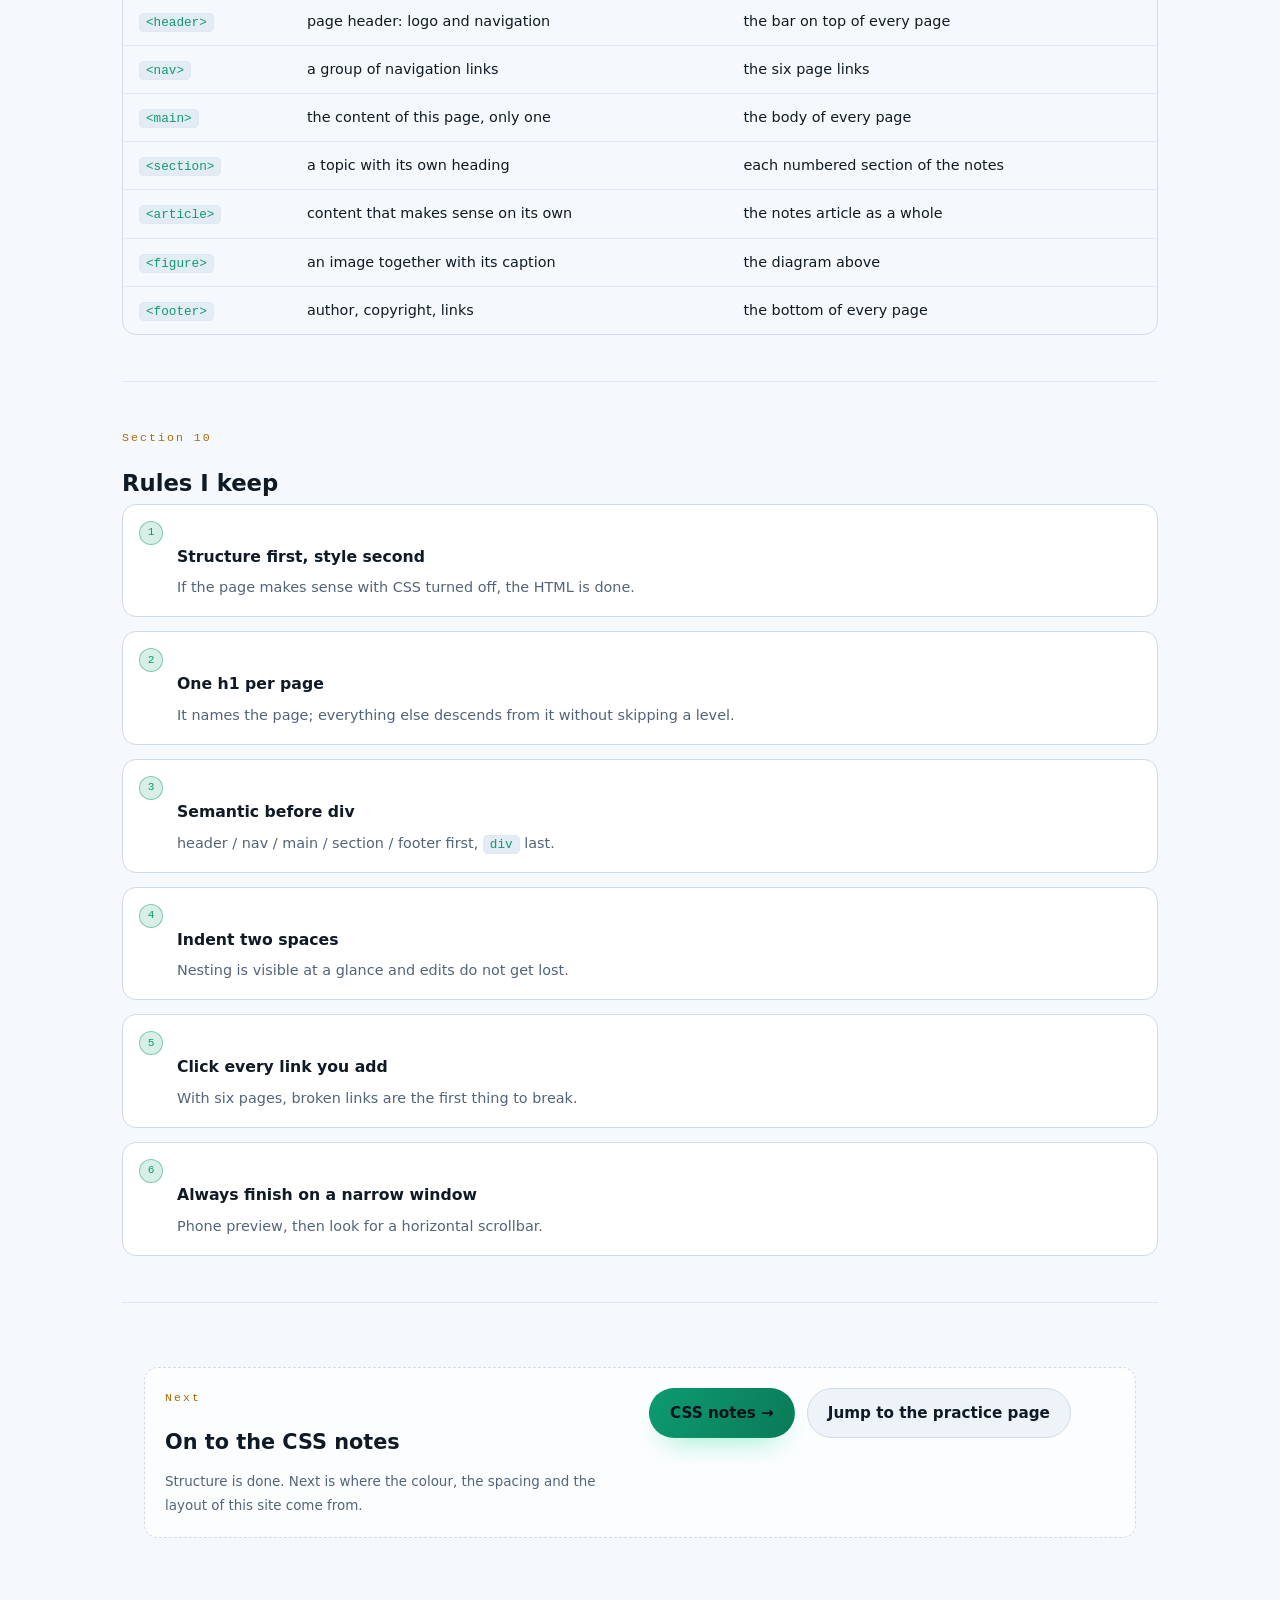
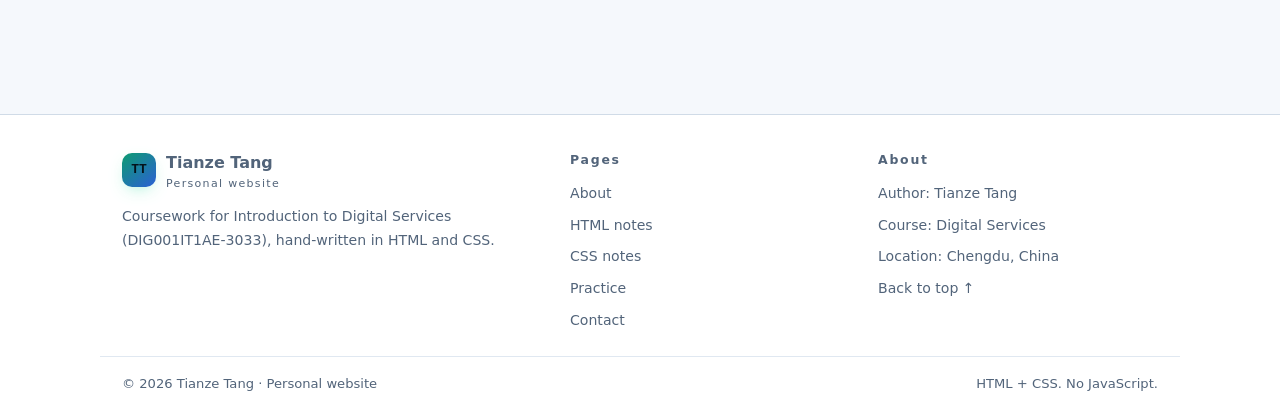
<file: html.html>
<!DOCTYPE html>
<html lang="en">
<head>
  <meta charset="UTF-8">
  <meta name="viewport" content="width=device-width, initial-scale=1.0">
  <meta name="description" content="My HTML self-study notes: what HTML is, tags and attributes, the document skeleton, the meta tags in the head, headings and paragraphs, lists, links and navigation, images, semantic elements.">
  <meta name="author" content="Tianze Tang">
  <title>HTML notes — Tianze Tang</title>
  <link rel="stylesheet" href="css/style.css">
</head>

<body>
  <a class="skip" href="#main">Skip to content</a>

  <header class="site-header">
    <nav class="wrap nav" aria-label="Main navigation">
      <a class="brand" href="index.html">
        <span class="brand-mark" aria-hidden="true">TT</span>
        <span class="brand-text">Tianze Tang<small>Personal website</small></span>
      </a>
      <ul>
        <li><a href="index.html">Home</a></li>
        <li><a href="about.html">About</a></li>
        <li><a href="html.html" aria-current="page">HTML notes</a></li>
        <li><a href="css.html">CSS notes</a></li>
        <li><a href="practice.html">Practice</a></li>
        <li><a href="validation.html">Validation</a></li>
        <li><a href="contact.html">Contact</a></li>
      </ul>
    </nav>
  </header>

  <main id="main">
    <section class="wrap" style="padding-top:34px;">
      <span class="eyebrow"><span class="dot"></span>Self study · HTML</span>
      <h1>HTML notes: <span class="grad">the skeleton of a page</span></h1>
      <p class="lede">
        This is my own summary after working through the HTML part of the course. Each section gives
        the rule first, then code I can copy, then the mistake I actually made while building this site.
      </p>
    </section>

    <!-- Table of contents: plain anchors, no scripting -->
    <div class="wrap">
      <nav class="toc" aria-label="On this page">
        <h2>On this page</h2>
        <ol>
          <li><a href="#what-is-html">What HTML is</a></li>
          <li><a href="#skeleton">The document skeleton</a></li>
          <li><a href="#head">Three things in the head</a></li>
          <li><a href="#text">Headings and paragraphs</a></li>
          <li><a href="#elements">Elements, tags, attributes</a></li>
          <li><a href="#lists">Lists</a></li>
          <li><a href="#links">Links and navigation</a></li>
          <li><a href="#images">Images</a></li>
          <li><a href="#semantic">Semantic elements</a></li>
          <li><a href="#rules">Rules I keep</a></li>
        </ol>
      </nav>
    </div>

    <div class="wrap note">
      <!-- ===== 1 ===== -->
      <section id="what-is-html" class="section">
        <span class="kicker">Section 1</span>
        <h2>What HTML is</h2>
        <p>
          HTML stands for HyperText Markup Language. It is not a programming language: it does not
          calculate and it does not decide anything. It does one job — <strong>it tells the browser
          what a piece of content is</strong>: a heading, a paragraph, a list item, or a link to
          another page.
        </p>
        <p>The course separates three technologies, and this is how I remember them:</p>
        <ul class="tight">
          <li><strong>HTML</strong> — structure: what is on the page</li>
          <li><strong>CSS</strong> — style: what it looks like</li>
          <li><strong>JavaScript</strong> — behaviour: how it reacts (not required for this task)</li>
        </ul>
        <p>
          An element is usually a start tag, some content and an end tag:
          <code>&lt;p&gt;Hello&lt;/p&gt;</code>. Some elements have no content and no end tag —
          <code>&lt;img&gt;</code>, <code>&lt;br&gt;</code>, <code>&lt;meta&gt;</code>.
        </p>
        <blockquote>
          A browser reads HTML from top to bottom and turns it into a page. It forgives most mistakes,
          but the result is not always what you meant — so tags are closed, and nesting is correct.
        </blockquote>
      </section>

      <!-- ===== 2 ===== -->
      <section id="skeleton" class="section">
        <span class="kicker">Section 2</span>
        <h2>The document skeleton</h2>
        <p>Every HTML file starts from the same eight lines. After that, everything is added inside <code>body</code>.</p>
        <div class="code"><span>index.html</span>
<pre>&lt;!DOCTYPE html&gt;
&lt;html lang="en"&gt;
&lt;head&gt;
  &lt;meta charset="UTF-8"&gt;
  &lt;meta name="viewport" content="width=device-width, initial-scale=1.0"&gt;
  &lt;title&gt;Page title&lt;/title&gt;
  &lt;link rel="stylesheet" href="css/style.css"&gt;
&lt;/head&gt;
&lt;body&gt;
  &lt;h1&gt;Main heading&lt;/h1&gt;
  &lt;p&gt;Content.&lt;/p&gt;
&lt;/body&gt;
&lt;/html&gt;</pre>
        </div>
        <h3>Why the first file must be called index.html</h3>
        <p>
          When someone opens a site without naming a file, the server looks for a default document.
          In practice that file is <code>index.html</code> — the front door. That is why my home page
          is called that, and every other page is linked from it.
        </p>
        <details>
          <summary>Mistake I made: leaving out &lt;!DOCTYPE html&gt;</summary>
          <p>
            Without that line the browser renders in quirks mode, where the box model and some default
            styles behave differently from the standard. Sizes that looked right in my head came out
            wrong on screen until the doctype was there.
          </p>
        </details>
      </section>

      <!-- ===== 3 ===== -->
      <section id="head" class="section">
        <span class="kicker">Section 3</span>
        <h2>Three things in the head</h2>
        <p>Nothing in <code>head</code> is visible, and yet the page fails without it.</p>

        <div class="table-wrap">
          <table>
            <caption>The three lines every page of this site has</caption>
            <thead>
              <tr><th scope="col">Line</th><th scope="col">Job</th><th scope="col">If it is missing</th></tr>
            </thead>
            <tbody>
              <tr>
                <td><code>&lt;meta charset="UTF-8"&gt;</code></td>
                <td>Tells the browser which character set to use</td>
                <td>ä, ö, 中, € and ✓ turn into question marks or boxes</td>
              </tr>
              <tr>
                <td><code>&lt;meta name="viewport" content="width=device-width, initial-scale=1.0"&gt;</code></td>
                <td>Makes the page width equal the screen width</td>
                <td>Phones zoom out and render the whole page tiny</td>
              </tr>
              <tr>
                <td><code>&lt;title&gt;…&lt;/title&gt;</code></td>
                <td>The name of the page in the tab and in search results</td>
                <td>The tab shows a file path, search results have no proper title</td>
              </tr>
            </tbody>
          </table>
        </div>

        <p class="hint">
          A detail I only noticed later: the <code>title</code> should differ per page. This page is
          “HTML notes — Tianze Tang”, the home page is “Tianze Tang — My GitHub website”.
        </p>
      </section>

      <!-- ===== 4 ===== -->
      <section id="text" class="section">
        <span class="kicker">Section 4</span>
        <h2>Headings and paragraphs</h2>
        <p>
          There are six heading levels, <code>h1</code> to <code>h6</code>. A page has
          <strong>exactly one h1</strong>: it names the page. <code>h2</code> are the big sections,
          <code>h3</code> the subsections inside them.
        </p>
        <ul class="tight">
          <li>Do not pick <code>h3</code> because the text should be smaller — size belongs to CSS.</li>
          <li>A heading is always followed by content, never by another heading.</li>
          <li>Do not skip levels: <code>h2</code> straight to <code>h4</code> breaks the outline a screen reader reads aloud.</li>
        </ul>
        <p>
          Paragraphs are <code>&lt;p&gt;</code>. Two paragraphs mean two <code>p</code> elements,
          not one <code>p</code> with two <code>&lt;br&gt;</code> inside.
        </p>

        <div class="demo">
          <div>
            <div class="demo-label">Result</div>
            <div class="live">
              <p style="font-size:1.25rem;font-weight:700;margin:0 0 6px;">This is what an h2 looks like</p>
              <p style="color:var(--muted);margin:0 0 14px;">This is the paragraph that follows it. The space between blocks comes from the stylesheet.</p>
              <p style="margin:0;">Here I have <strong>bold</strong>, <em>italic</em>, <code>inline code</code> and the abbreviation <abbr title="HyperText Markup Language">HTML</abbr>.</p>
            </div>
          </div>
          <div>
            <div class="demo-label">Code</div>
            <div class="code">
<pre>&lt;h2&gt;This is what an h2 looks like&lt;/h2&gt;
&lt;p&gt;This is the paragraph that follows.&lt;/p&gt;
&lt;p&gt;Here I have &lt;strong&gt;bold&lt;/strong&gt;,
   &lt;em&gt;italic&lt;/em&gt; and
   &lt;abbr title="HyperText Markup
   Language"&gt;HTML&lt;/abbr&gt;.&lt;/p&gt;</pre>
            </div>
          </div>
        </div>
      </section>

      <!-- ===== 5 ===== -->
      <section id="elements" class="section">
        <span class="kicker">Section 5</span>
        <h2>Elements, tags, attributes</h2>
        <p>Three words that look interchangeable and are not:</p>
        <dl class="info-list">
          <dt>element</dt>
          <dd>the whole thing: start tag + content + end tag — <code>&lt;p&gt;Hello&lt;/p&gt;</code></dd>
          <dt>tag</dt>
          <dd>the angle-bracket marker: <code>&lt;p&gt;</code> and <code>&lt;/p&gt;</code></dd>
          <dt>attribute</dt>
          <dd>extra information inside the start tag, as name="value": <code>href="about.html"</code>, <code>alt="a diagram"</code>, <code>class="card"</code></dd>
        </dl>
        <p>
          Values are always quoted. And when the same look is needed twice, it goes into a class
          instead of being repeated as an inline style — that is what <code>class</code> is for.
        </p>
        <details>
          <summary>Mistake I made: writing &lt; directly into the text</summary>
          <p>
            To show a less-than sign on the page you must write <code>&amp;lt;</code>, otherwise the
            browser thinks a tag is starting. Greater-than is <code>&amp;gt;</code>, ampersand is
            <code>&amp;amp;</code>. Every code sample on this site is written that way — which is why
            the source of this page looks doubled up.
          </p>
        </details>
      </section>

      <!-- ===== 6 ===== -->
      <section id="lists" class="section">
        <span class="kicker">Section 6</span>
        <h2>Lists</h2>
        <p>Three kinds: unordered (<code>ul</code>), ordered (<code>ol</code>) and description (<code>dl</code>).</p>

        <div class="grid cols-3">
          <div class="live">
            <div class="demo-label">Unordered</div>
            <ul class="tight">
              <li>HTML — structure</li>
              <li>CSS — style
                <ul>
                  <li>colour</li>
                  <li>layout</li>
                </ul>
              </li>
            </ul>
          </div>
          <div class="live">
            <div class="demo-label">Ordered</div>
            <ol class="tight">
              <li>Write the skeleton</li>
              <li>Add content</li>
              <li>Write the CSS</li>
              <li>Check the links</li>
            </ol>
          </div>
          <div class="live">
            <div class="demo-label">Description</div>
            <dl style="margin:0;">
              <dt><code>ul</code></dt>
              <dd style="margin:0 0 8px;color:var(--muted);">order does not matter</dd>
              <dt><code>ol</code></dt>
              <dd style="margin:0;color:var(--muted);">order matters</dd>
            </dl>
          </div>
        </div>

        <p class="hint">
          A nested list goes <em>inside</em> the <code>&lt;li&gt;</code> it belongs to, never between two
          <code>li</code> elements. I got this wrong first time and the second list escaped the first one.
        </p>
      </section>

      <!-- ===== 7 ===== -->
      <section id="links" class="section">
        <span class="kicker">Section 7</span>
        <h2>Links and navigation</h2>
        <p>
          The “hyper” in hypertext is this one element: <code>&lt;a&gt;</code>. <code>href</code> is
          where it goes, the content is what the visitor reads.
        </p>

        <div class="table-wrap">
          <table>
            <caption>Three kinds of link, all used on this site</caption>
            <thead><tr><th scope="col">Kind</th><th scope="col">Markup</th><th scope="col">Used for</th></tr></thead>
            <tbody>
              <tr><td>Another page</td><td><code>&lt;a href="about.html"&gt;About&lt;/a&gt;</code></td><td>the navigation bar, “read more” links</td></tr>
              <tr><td>Anchor on this page</td><td><code>&lt;a href="#head"&gt;Jump&lt;/a&gt;</code></td><td>the contents list, back to top</td></tr>
              <tr><td>Another site</td><td><code>&lt;a href="https://…" target="_blank" rel="noopener"&gt;</code></td><td>references such as MDN</td></tr>
            </tbody>
          </table>
        </div>

        <h3>Why the navigation bar is on every page</h3>
        <p>
          With six pages, a menu only on the home page means the visitor is trapped after one click.
          So the same <code>nav</code> sits in the <code>header</code> of all six files, and exactly one
          attribute changes: <code>aria-current="page"</code> on the current page.
        </p>
        <div class="code"><span>the header of every page</span>
<pre>&lt;header class="site-header"&gt;
  &lt;nav class="wrap nav" aria-label="Main navigation"&gt;
    &lt;a class="brand" href="index.html"&gt;Tianze Tang&lt;/a&gt;
    &lt;ul&gt;
      &lt;li&gt;&lt;a href="index.html"&gt;Home&lt;/a&gt;&lt;/li&gt;
      &lt;li&gt;&lt;a href="about.html"&gt;About&lt;/a&gt;&lt;/li&gt;
      &lt;li&gt;&lt;a href="html.html" aria-current="page"&gt;HTML notes&lt;/a&gt;&lt;/li&gt;
      &lt;!-- and so on --&gt;
    &lt;/ul&gt;
  &lt;/nav&gt;
&lt;/header&gt;</pre>
        </div>
        <p>
          Link text matters too. “Click here” tells the visitor nothing; “HTML notes” tells them
          exactly what happens next.
        </p>
      </section>

      <!-- ===== 8 ===== -->
      <section id="images" class="section">
        <span class="kicker">Section 8</span>
        <h2>Images</h2>
        <p>An image needs two attributes: <code>src</code> (where the file is) and <code>alt</code> (what it shows).</p>
        <div class="code"><span>img and figure</span>
<pre>&lt;img src="images/figure-render.svg"
     alt="Diagram: HTML code on the left, the browser
          in the middle, the rendered page on the right"&gt;

&lt;figure&gt;
  &lt;img src="images/figure-render.svg" alt="…"&gt;
  &lt;figcaption&gt;Figure 1: code, browser, page.&lt;/figcaption&gt;
&lt;/figure&gt;</pre>
        </div>

        <figure>
          <img src="images/figure-render.svg" alt="Diagram: three lines of HTML code on the left, a browser parsing them in the middle, and the rendered heading, paragraph and image on the right.">
          <figcaption>Figure 1: the same content in three states — as code, inside the browser, and on the page.</figcaption>
        </figure>

        <ul class="tight" style="margin-top:16px;">
          <li><strong>Paths are relative.</strong> <code>images/a.svg</code> means “the images folder next to this HTML file”.</li>
          <li><strong>Size belongs in CSS.</strong> Not a pile of <code>width="800"</code> attributes — <code>width:100%</code> in the stylesheet is easier to maintain.</li>
          <li><strong>alt is a sentence.</strong> <code>alt="image1"</code> is worthless; describing what the picture explains is the point.</li>
        </ul>
      </section>

      <!-- ===== 9 ===== -->
      <section id="semantic" class="section">
        <span class="kicker">Section 9</span>
        <h2>Semantic elements</h2>
        <p>
          A <code>div</code> can divide a page, but it carries no meaning. The semantic elements do the
          same job and say what the region is, so a screen reader can jump straight to the navigation
          or the main content.
        </p>

        <div class="table-wrap">
          <table>
            <caption>The semantic elements this site uses</caption>
            <thead><tr><th scope="col">Element</th><th scope="col">What goes in it</th><th scope="col">Where on this site</th></tr></thead>
            <tbody>
              <tr><td><code>&lt;header&gt;</code></td><td>page header: logo and navigation</td><td>the bar on top of every page</td></tr>
              <tr><td><code>&lt;nav&gt;</code></td><td>a group of navigation links</td><td>the six page links</td></tr>
              <tr><td><code>&lt;main&gt;</code></td><td>the content of this page, only one</td><td>the body of every page</td></tr>
              <tr><td><code>&lt;section&gt;</code></td><td>a topic with its own heading</td><td>each numbered section of the notes</td></tr>
              <tr><td><code>&lt;article&gt;</code></td><td>content that makes sense on its own</td><td>the notes article as a whole</td></tr>
              <tr><td><code>&lt;figure&gt;</code></td><td>an image together with its caption</td><td>the diagram above</td></tr>
              <tr><td><code>&lt;footer&gt;</code></td><td>author, copyright, links</td><td>the bottom of every page</td></tr>
            </tbody>
          </table>
        </div>
      </section>

      <!-- ===== 10 ===== -->
      <section id="rules" class="section">
        <span class="kicker">Section 10</span>
        <h2>Rules I keep</h2>
        <ol class="timeline">
          <li data-step="1"><h3>Structure first, style second</h3><p>If the page makes sense with CSS turned off, the HTML is done.</p></li>
          <li data-step="2"><h3>One h1 per page</h3><p>It names the page; everything else descends from it without skipping a level.</p></li>
          <li data-step="3"><h3>Semantic before div</h3><p>header / nav / main / section / footer first, <code>div</code> last.</p></li>
          <li data-step="4"><h3>Indent two spaces</h3><p>Nesting is visible at a glance and edits do not get lost.</p></li>
          <li data-step="5"><h3>Click every link you add</h3><p>With six pages, broken links are the first thing to break.</p></li>
          <li data-step="6"><h3>Always finish on a narrow window</h3><p>Phone preview, then look for a horizontal scrollbar.</p></li>
        </ol>
      </section>

      <section class="wrap section">
        <div class="demo">
          <div>
            <span class="kicker">Next</span>
            <h2 style="font-size:1.3rem;">On to the CSS notes</h2>
            <p class="hint">Structure is done. Next is where the colour, the spacing and the layout of this site come from.</p>
          </div>
          <div style="display:flex;align-items:center;gap:12px;flex-wrap:wrap;">
            <a class="btn btn-primary" href="css.html">CSS notes →</a>
            <a class="btn" href="practice.html">Jump to the practice page</a>
          </div>
        </div>
      </section>
    </div>
  </main>

  <footer class="site-footer">
    <div class="wrap footer-grid">
      <div>
        <a class="brand" href="index.html" style="margin-bottom:12px;">
          <span class="brand-mark" aria-hidden="true">TT</span>
          <span class="brand-text">Tianze Tang<small>Personal website</small></span>
        </a>
        <p>Coursework for Introduction to Digital Services (DIG001IT1AE-3033), hand-written in HTML and CSS.</p>
      </div>
      <div>
        <h2>Pages</h2>
        <ul>
          <li><a href="about.html">About</a></li>
          <li><a href="html.html">HTML notes</a></li>
          <li><a href="css.html">CSS notes</a></li>
          <li><a href="practice.html">Practice</a></li>
          <li><a href="contact.html">Contact</a></li>
        </ul>
      </div>
      <div>
        <h2>About</h2>
        <ul>
          <li>Author: Tianze Tang</li>
          <li>Course: Digital Services</li>
          <li>Location: Chengdu, China</li>
          <li><a href="#main">Back to top ↑</a></li>
        </ul>
      </div>
    </div>
    <div class="wrap footer-bottom">
      <span>© 2026 Tianze Tang · Personal website</span>
      <span>HTML + CSS. No JavaScript.</span>
    </div>
  </footer>
</body>
</html>
</file>
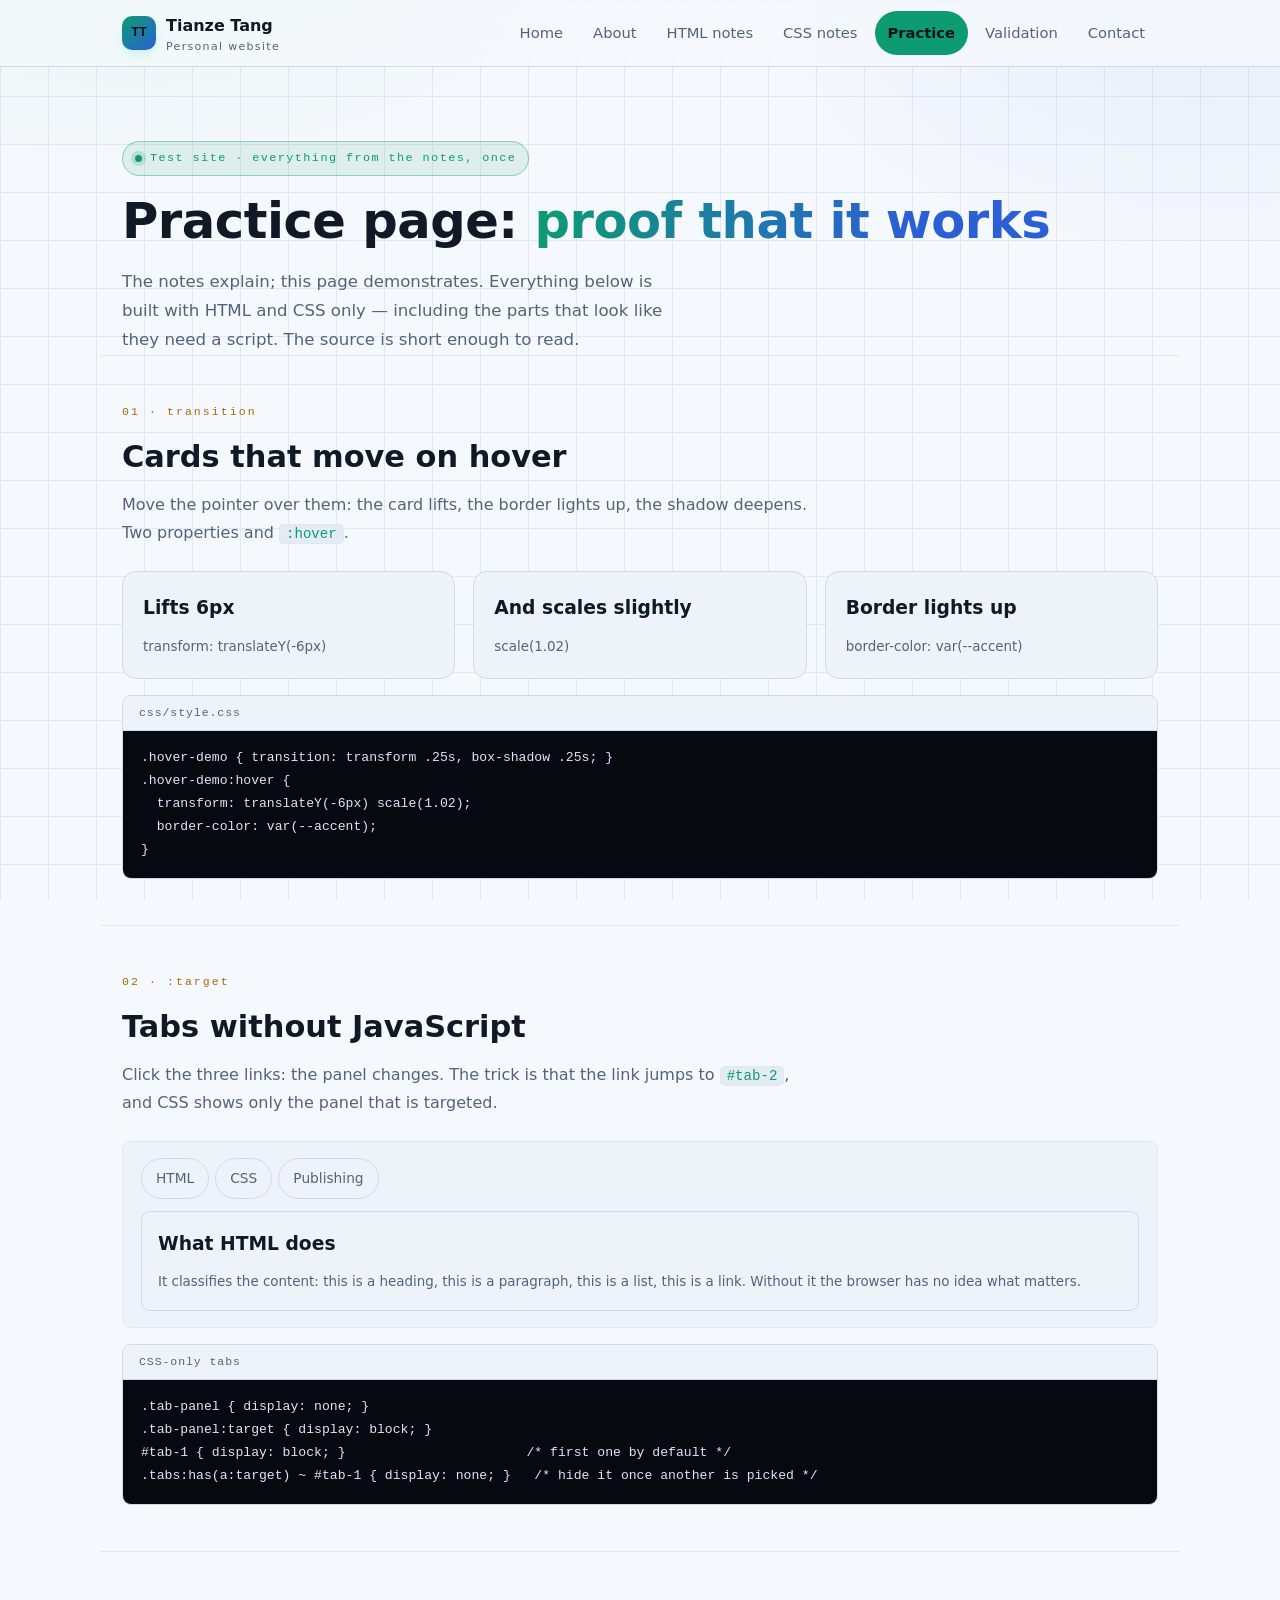
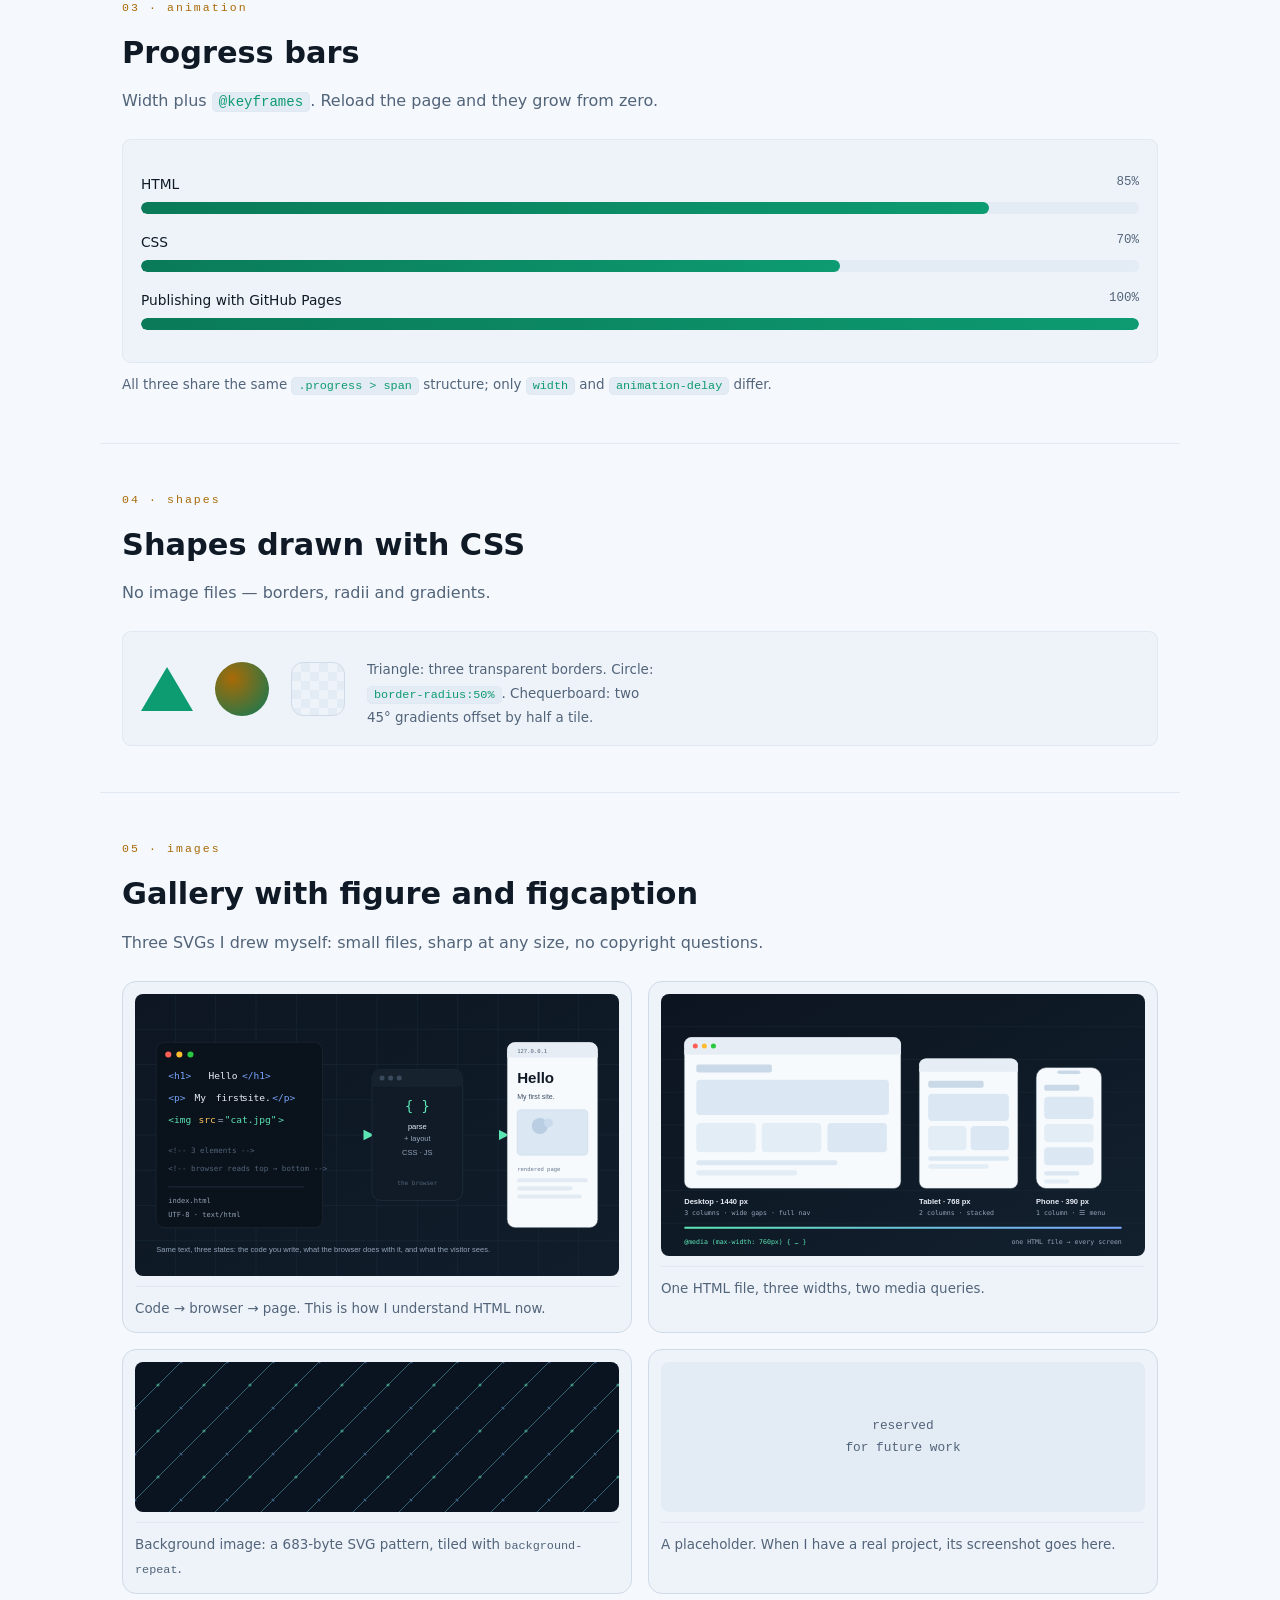
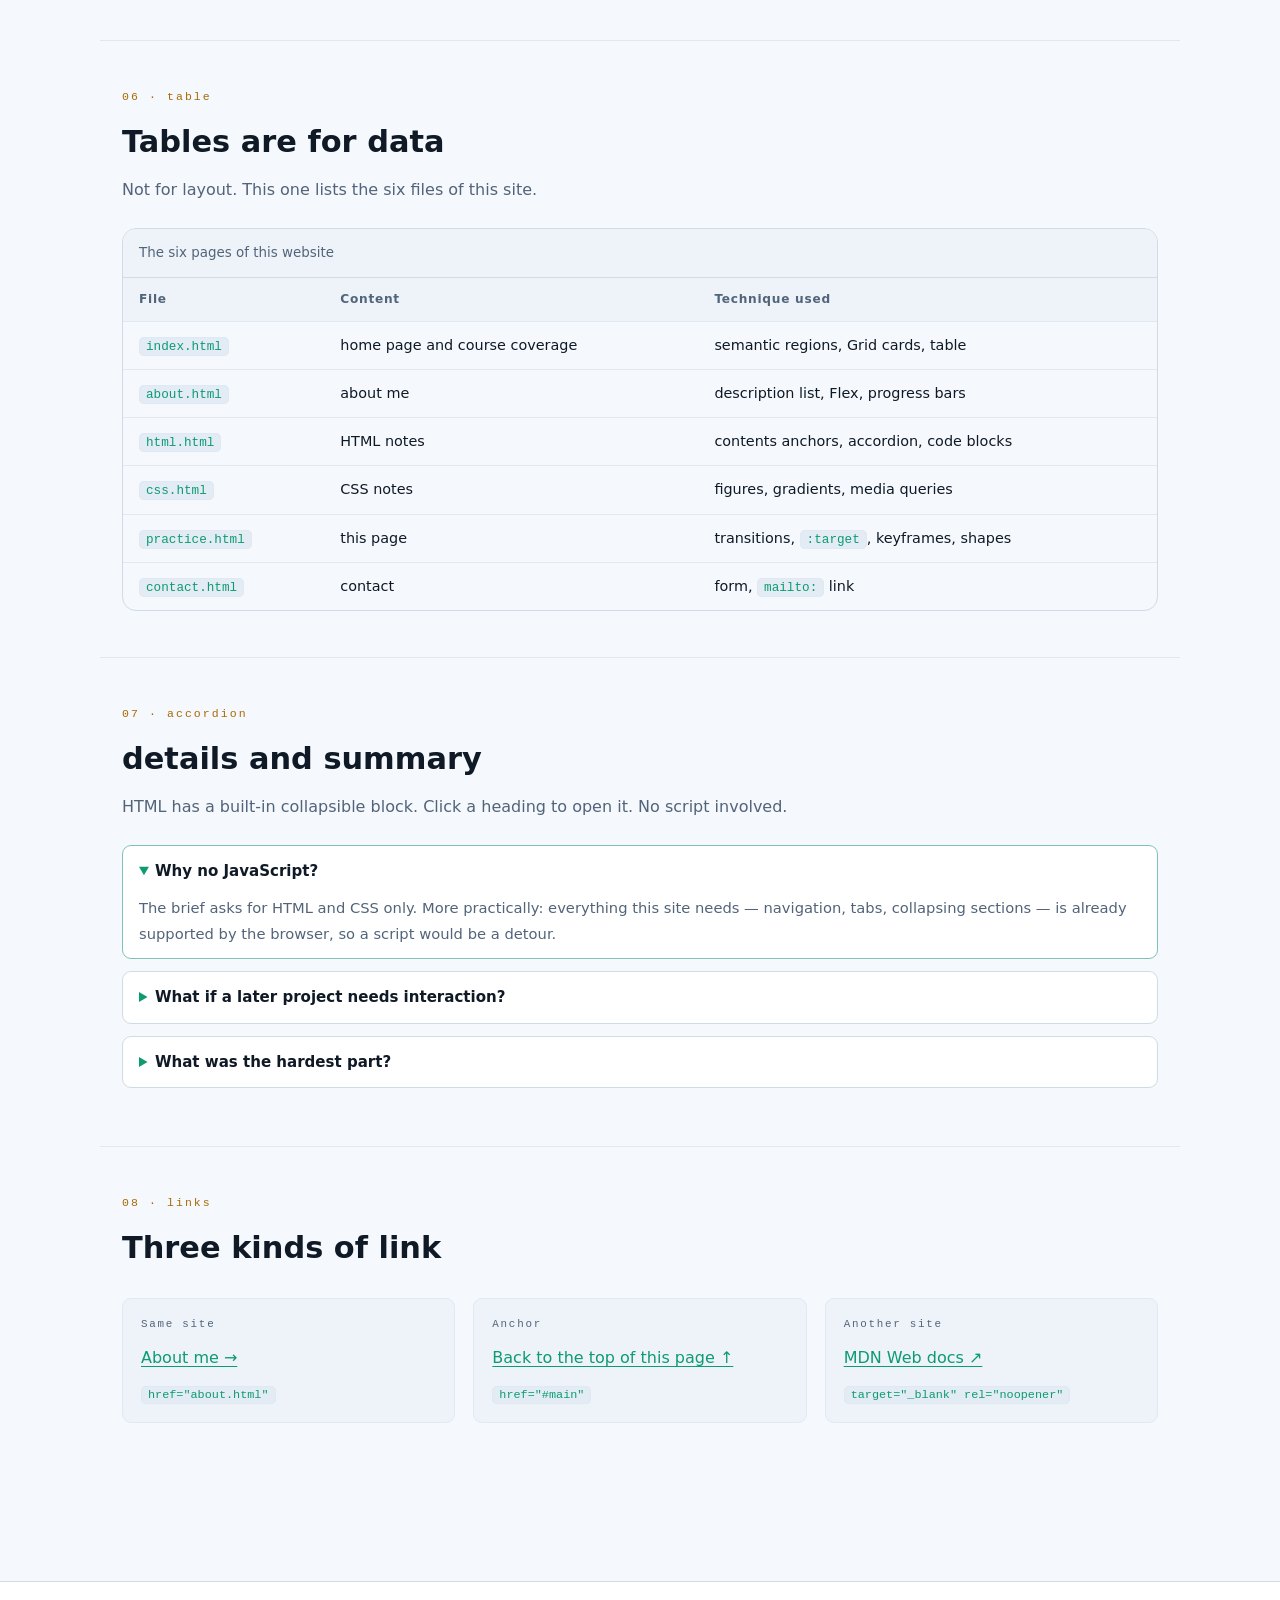
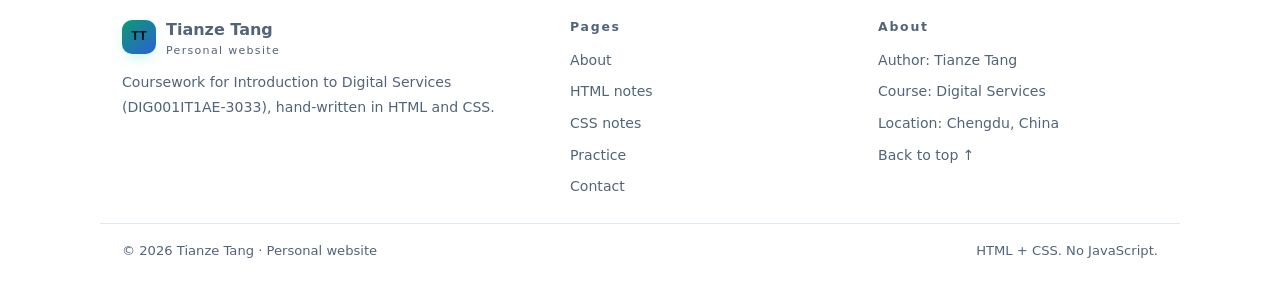
<file: practice.html>
<!DOCTYPE html>
<html lang="en">
<head>
  <meta charset="UTF-8">
  <meta name="viewport" content="width=device-width, initial-scale=1.0">
  <meta name="description" content="My test site: hover cards, CSS-only tabs, progress bars, shapes drawn with CSS, a gallery, a data table, an accordion and three kinds of link — all without JavaScript.">
  <meta name="author" content="Tianze Tang">
  <title>Practice page — Tianze Tang</title>
  <link rel="stylesheet" href="css/style.css">
</head>

<body>
  <a class="skip" href="#main">Skip to content</a>

  <header class="site-header">
    <nav class="wrap nav" aria-label="Main navigation">
      <a class="brand" href="index.html">
        <span class="brand-mark" aria-hidden="true">TT</span>
        <span class="brand-text">Tianze Tang<small>Personal website</small></span>
      </a>
      <ul>
        <li><a href="index.html">Home</a></li>
        <li><a href="about.html">About</a></li>
        <li><a href="html.html">HTML notes</a></li>
        <li><a href="css.html">CSS notes</a></li>
        <li><a href="practice.html" aria-current="page">Practice</a></li>
        <li><a href="validation.html">Validation</a></li>
        <li><a href="contact.html">Contact</a></li>
      </ul>
    </nav>
  </header>

  <main id="main">
    <section class="wrap" style="padding-top:34px;">
      <span class="eyebrow"><span class="dot"></span>Test site · everything from the notes, once</span>
      <h1>Practice page: <span class="grad">proof that it works</span></h1>
      <p class="lede">
        The notes explain; this page demonstrates. Everything below is built with HTML and CSS only —
        including the parts that look like they need a script. The source is short enough to read.
      </p>
    </section>

    <!-- ===== 1. hover ===== -->
    <section class="wrap section">
      <div class="sec-head">
        <span class="kicker">01 · transition</span>
        <h2>Cards that move on hover</h2>
        <p>Move the pointer over them: the card lifts, the border lights up, the shadow deepens. Two properties and <code>:hover</code>.</p>
      </div>
      <div class="grid cols-3">
        <div class="hover-demo">
          <h3>Lifts 6px</h3>
          <p class="hint">transform: translateY(-6px)</p>
        </div>
        <div class="hover-demo">
          <h3>And scales slightly</h3>
          <p class="hint">scale(1.02)</p>
        </div>
        <div class="hover-demo">
          <h3>Border lights up</h3>
          <p class="hint">border-color: var(--accent)</p>
        </div>
      </div>
      <div class="code" style="margin-top:16px;"><span>css/style.css</span>
<pre>.hover-demo { transition: transform .25s, box-shadow .25s; }
.hover-demo:hover {
  transform: translateY(-6px) scale(1.02);
  border-color: var(--accent);
}</pre>
      </div>
    </section>

    <!-- ===== 2. :target tabs ===== -->
    <section class="wrap section">
      <div class="sec-head">
        <span class="kicker">02 · :target</span>
        <h2>Tabs without JavaScript</h2>
        <p>Click the three links: the panel changes. The trick is that the link jumps to <code>#tab-2</code>, and CSS shows only the panel that is targeted.</p>
      </div>

      <div class="live">
        <div class="tabs">
          <a href="#tab-1">HTML</a>
          <a href="#tab-2">CSS</a>
          <a href="#tab-3">Publishing</a>
        </div>

        <div class="tab-panel" id="tab-1">
          <h3>What HTML does</h3>
          <p class="hint">It classifies the content: this is a heading, this is a paragraph, this is a list, this is a link. Without it the browser has no idea what matters.</p>
        </div>
        <div class="tab-panel" id="tab-2">
          <h3>What CSS does</h3>
          <p class="hint">It decides spacing, colour, size and arrangement. Same HTML, different stylesheet — a different website.</p>
        </div>
        <div class="tab-panel" id="tab-3">
          <h3>What publishing does</h3>
          <p class="hint">Push the folder to a GitHub repository, switch Pages on, wait a minute, and the URL works. That is the whole deployment story for a static site.</p>
        </div>
      </div>

      <div class="code" style="margin-top:16px;"><span>CSS-only tabs</span>
<pre>.tab-panel { display: none; }
.tab-panel:target { display: block; }
#tab-1 { display: block; }                       /* first one by default */
.tabs:has(a:target) ~ #tab-1 { display: none; }   /* hide it once another is picked */</pre>
      </div>
    </section>

    <!-- ===== 3. progress ===== -->
    <section class="wrap section">
      <div class="sec-head">
        <span class="kicker">03 · animation</span>
        <h2>Progress bars</h2>
        <p>Width plus <code>@keyframes</code>. Reload the page and they grow from zero.</p>
      </div>

      <div class="live">
        <div class="skill">
          <div class="top"><span>HTML</span><span>85%</span></div>
          <div class="progress"><span style="width:85%;"></span></div>
        </div>
        <div class="skill">
          <div class="top"><span>CSS</span><span>70%</span></div>
          <div class="progress"><span style="width:70%;animation-delay:.15s;"></span></div>
        </div>
        <div class="skill">
          <div class="top"><span>Publishing with GitHub Pages</span><span>100%</span></div>
          <div class="progress"><span style="width:100%;animation-delay:.3s;"></span></div>
        </div>
      </div>
      <p class="hint">All three share the same <code>.progress &gt; span</code> structure; only <code>width</code> and <code>animation-delay</code> differ.</p>
    </section>

    <!-- ===== 4. shapes ===== -->
    <section class="wrap section">
      <div class="sec-head">
        <span class="kicker">04 · shapes</span>
        <h2>Shapes drawn with CSS</h2>
        <p>No image files — borders, radii and gradients.</p>
      </div>

      <div class="live">
        <div class="shapes">
          <div class="shape-tri" role="img" aria-label="A triangle built from borders"></div>
          <div class="shape-circle" role="img" aria-label="A circle built from a radial gradient"></div>
          <div class="shape-square" role="img" aria-label="A checked square built from two offset gradients"></div>
          <p class="hint" style="max-width:300px;">Triangle: three transparent borders. Circle: <code>border-radius:50%</code>. Chequerboard: two 45° gradients offset by half a tile.</p>
        </div>
      </div>
    </section>

    <!-- ===== 5. gallery ===== -->
    <section class="wrap section">
      <div class="sec-head">
        <span class="kicker">05 · images</span>
        <h2>Gallery with figure and figcaption</h2>
        <p>Three SVGs I drew myself: small files, sharp at any size, no copyright questions.</p>
      </div>

      <div class="gallery">
        <figure>
          <img src="images/figure-render.svg" alt="Diagram: three lines of HTML code on the left, a browser parsing them in the middle, the rendered page on the right.">
          <figcaption>Code → browser → page. This is how I understand HTML now.</figcaption>
        </figure>
        <figure>
          <img src="images/figure-responsive.svg" alt="Diagram: the same page at desktop, tablet and phone width, with three, two and one column.">
          <figcaption>One HTML file, three widths, two media queries.</figcaption>
        </figure>
        <figure>
          <div style="background-color:#0a1420;background-image:url('images/pattern.svg');background-size:46px 46px;min-height:150px;border-radius:8px;"></div>
          <figcaption>Background image: a 683-byte SVG pattern, tiled with <code>background-repeat</code>.</figcaption>
        </figure>
        <figure>
          <div style="display:grid;place-items:center;min-height:150px;background:var(--surface-3);border-radius:8px;font-family:var(--mono);font-size:.8rem;color:var(--muted);text-align:center;">
            reserved<br>for future work
          </div>
          <figcaption>A placeholder. When I have a real project, its screenshot goes here.</figcaption>
        </figure>
      </div>
    </section>

    <!-- ===== 6. table ===== -->
    <section class="wrap section" id="table">
      <div class="sec-head">
        <span class="kicker">06 · table</span>
        <h2>Tables are for data</h2>
        <p>Not for layout. This one lists the six files of this site.</p>
      </div>

      <div class="table-wrap">
        <table>
          <caption>The six pages of this website</caption>
          <thead>
            <tr><th scope="col">File</th><th scope="col">Content</th><th scope="col">Technique used</th></tr>
          </thead>
          <tbody>
            <tr><td><code>index.html</code></td><td>home page and course coverage</td><td>semantic regions, Grid cards, table</td></tr>
            <tr><td><code>about.html</code></td><td>about me</td><td>description list, Flex, progress bars</td></tr>
            <tr><td><code>html.html</code></td><td>HTML notes</td><td>contents anchors, accordion, code blocks</td></tr>
            <tr><td><code>css.html</code></td><td>CSS notes</td><td>figures, gradients, media queries</td></tr>
            <tr><td><code>practice.html</code></td><td>this page</td><td>transitions, <code>:target</code>, keyframes, shapes</td></tr>
            <tr><td><code>contact.html</code></td><td>contact</td><td>form, <code>mailto:</code> link</td></tr>
          </tbody>
        </table>
      </div>
    </section>

    <!-- ===== 7. accordion ===== -->
    <section class="wrap section">
      <div class="sec-head">
        <span class="kicker">07 · accordion</span>
        <h2>details and summary</h2>
        <p>HTML has a built-in collapsible block. Click a heading to open it. No script involved.</p>
      </div>

      <details open>
        <summary>Why no JavaScript?</summary>
        <p>The brief asks for HTML and CSS only. More practically: everything this site needs — navigation, tabs, collapsing sections — is already supported by the browser, so a script would be a detour.</p>
      </details>
      <details>
        <summary>What if a later project needs interaction?</summary>
        <p>Then I learn JavaScript properly. Structure and style first; otherwise the script is just a harder way to fight myself.</p>
      </details>
      <details>
        <summary>What was the hardest part?</summary>
        <p>Keeping the navigation identical. Six files each carry a copy of the menu, so one change is six edits. In the end I perfected the bar on one page, copied the whole block into the other five, and only changed where <code>aria-current</code> sits.</p>
      </details>
    </section>

    <!-- ===== 8. links ===== -->
    <section class="wrap section">
      <div class="sec-head">
        <span class="kicker">08 · links</span>
        <h2>Three kinds of link</h2>
      </div>
      <div class="grid cols-3">
        <div class="live">
          <div class="demo-label">Same site</div>
          <p><a href="about.html">About me →</a></p>
          <p class="hint"><code>href="about.html"</code></p>
        </div>
        <div class="live">
          <div class="demo-label">Anchor</div>
          <p><a href="#main">Back to the top of this page ↑</a></p>
          <p class="hint"><code>href="#main"</code></p>
        </div>
        <div class="live">
          <div class="demo-label">Another site</div>
          <p><a href="https://developer.mozilla.org/en-US/docs/Web" target="_blank" rel="noopener noreferrer">MDN Web docs ↗</a></p>
          <p class="hint"><code>target="_blank" rel="noopener"</code></p>
        </div>
      </div>
    </section>
  </main>

  <footer class="site-footer">
    <div class="wrap footer-grid">
      <div>
        <a class="brand" href="index.html" style="margin-bottom:12px;">
          <span class="brand-mark" aria-hidden="true">TT</span>
          <span class="brand-text">Tianze Tang<small>Personal website</small></span>
        </a>
        <p>Coursework for Introduction to Digital Services (DIG001IT1AE-3033), hand-written in HTML and CSS.</p>
      </div>
      <div>
        <h2>Pages</h2>
        <ul>
          <li><a href="about.html">About</a></li>
          <li><a href="html.html">HTML notes</a></li>
          <li><a href="css.html">CSS notes</a></li>
          <li><a href="practice.html">Practice</a></li>
          <li><a href="contact.html">Contact</a></li>
        </ul>
      </div>
      <div>
        <h2>About</h2>
        <ul>
          <li>Author: Tianze Tang</li>
          <li>Course: Digital Services</li>
          <li>Location: Chengdu, China</li>
          <li><a href="#main">Back to top ↑</a></li>
        </ul>
      </div>
    </div>
    <div class="wrap footer-bottom">
      <span>© 2026 Tianze Tang · Personal website</span>
      <span>HTML + CSS. No JavaScript.</span>
    </div>
  </footer>
</body>
</html>
</file>
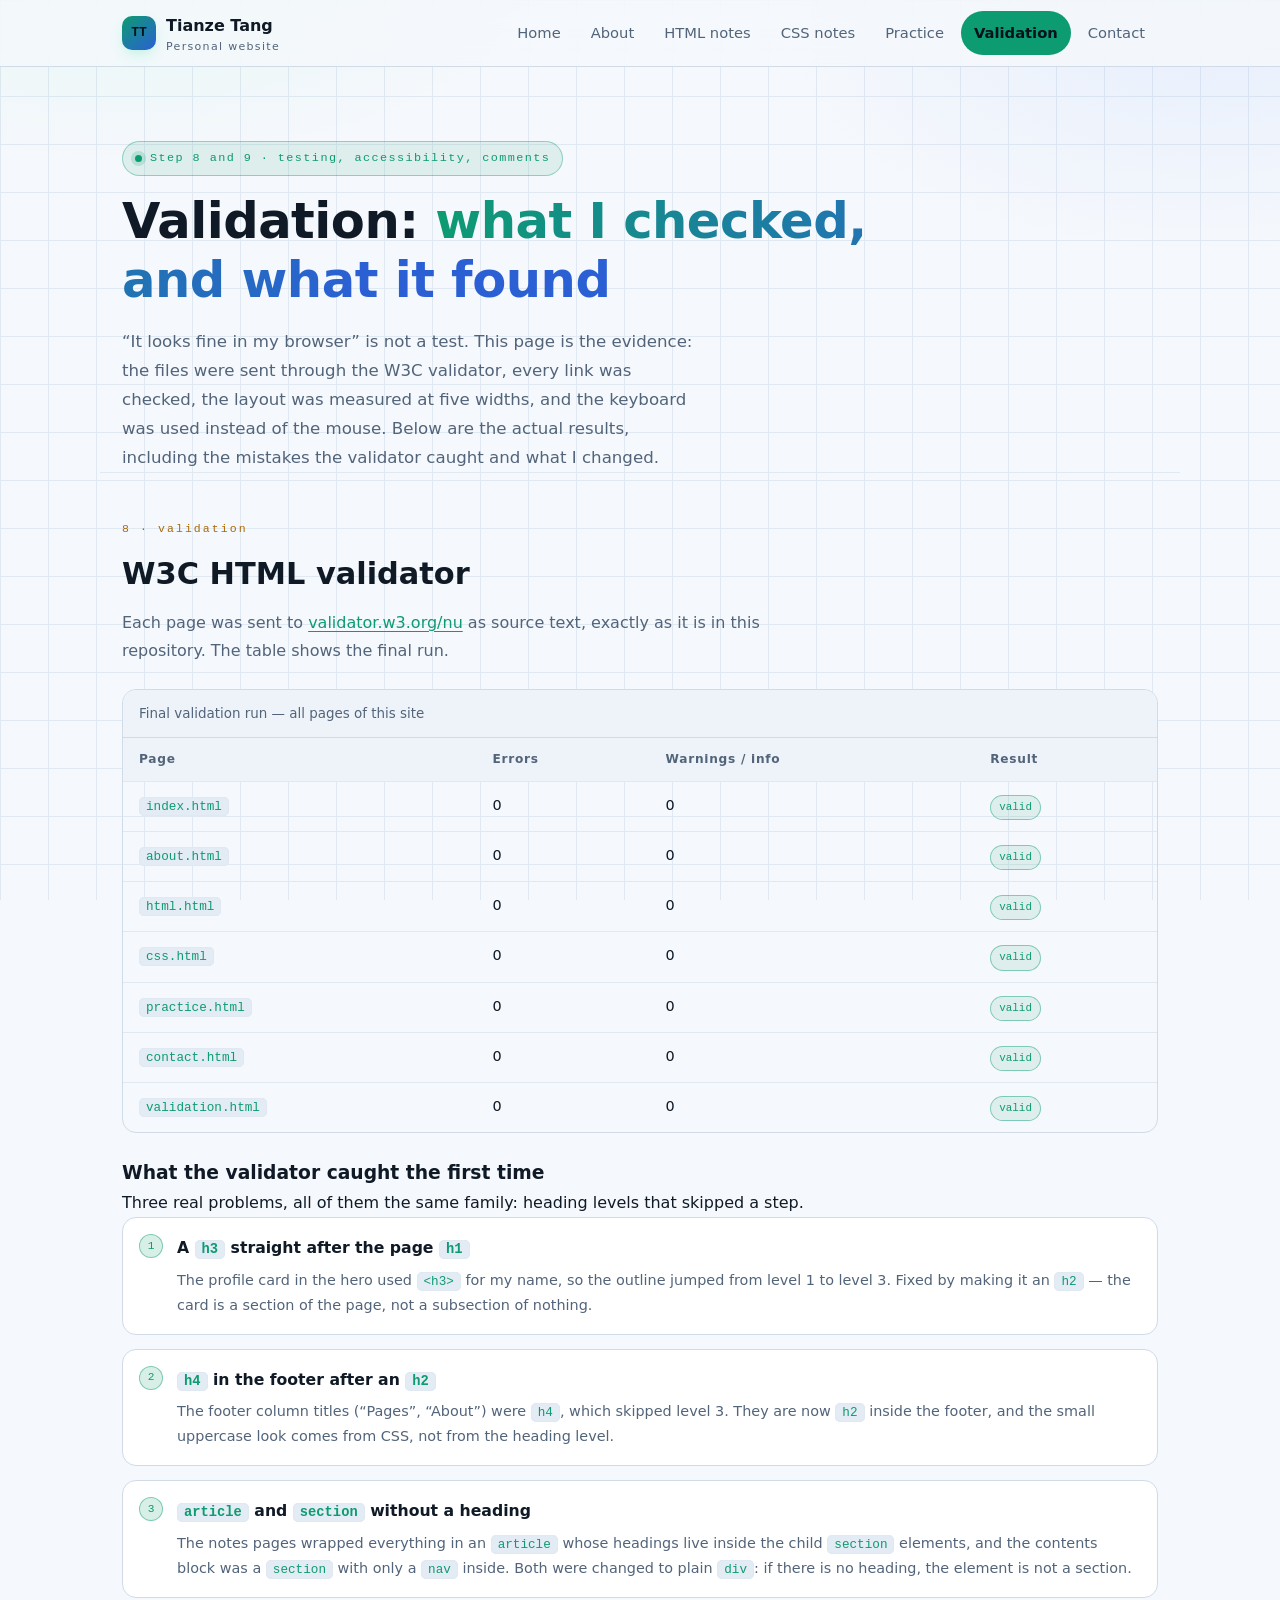
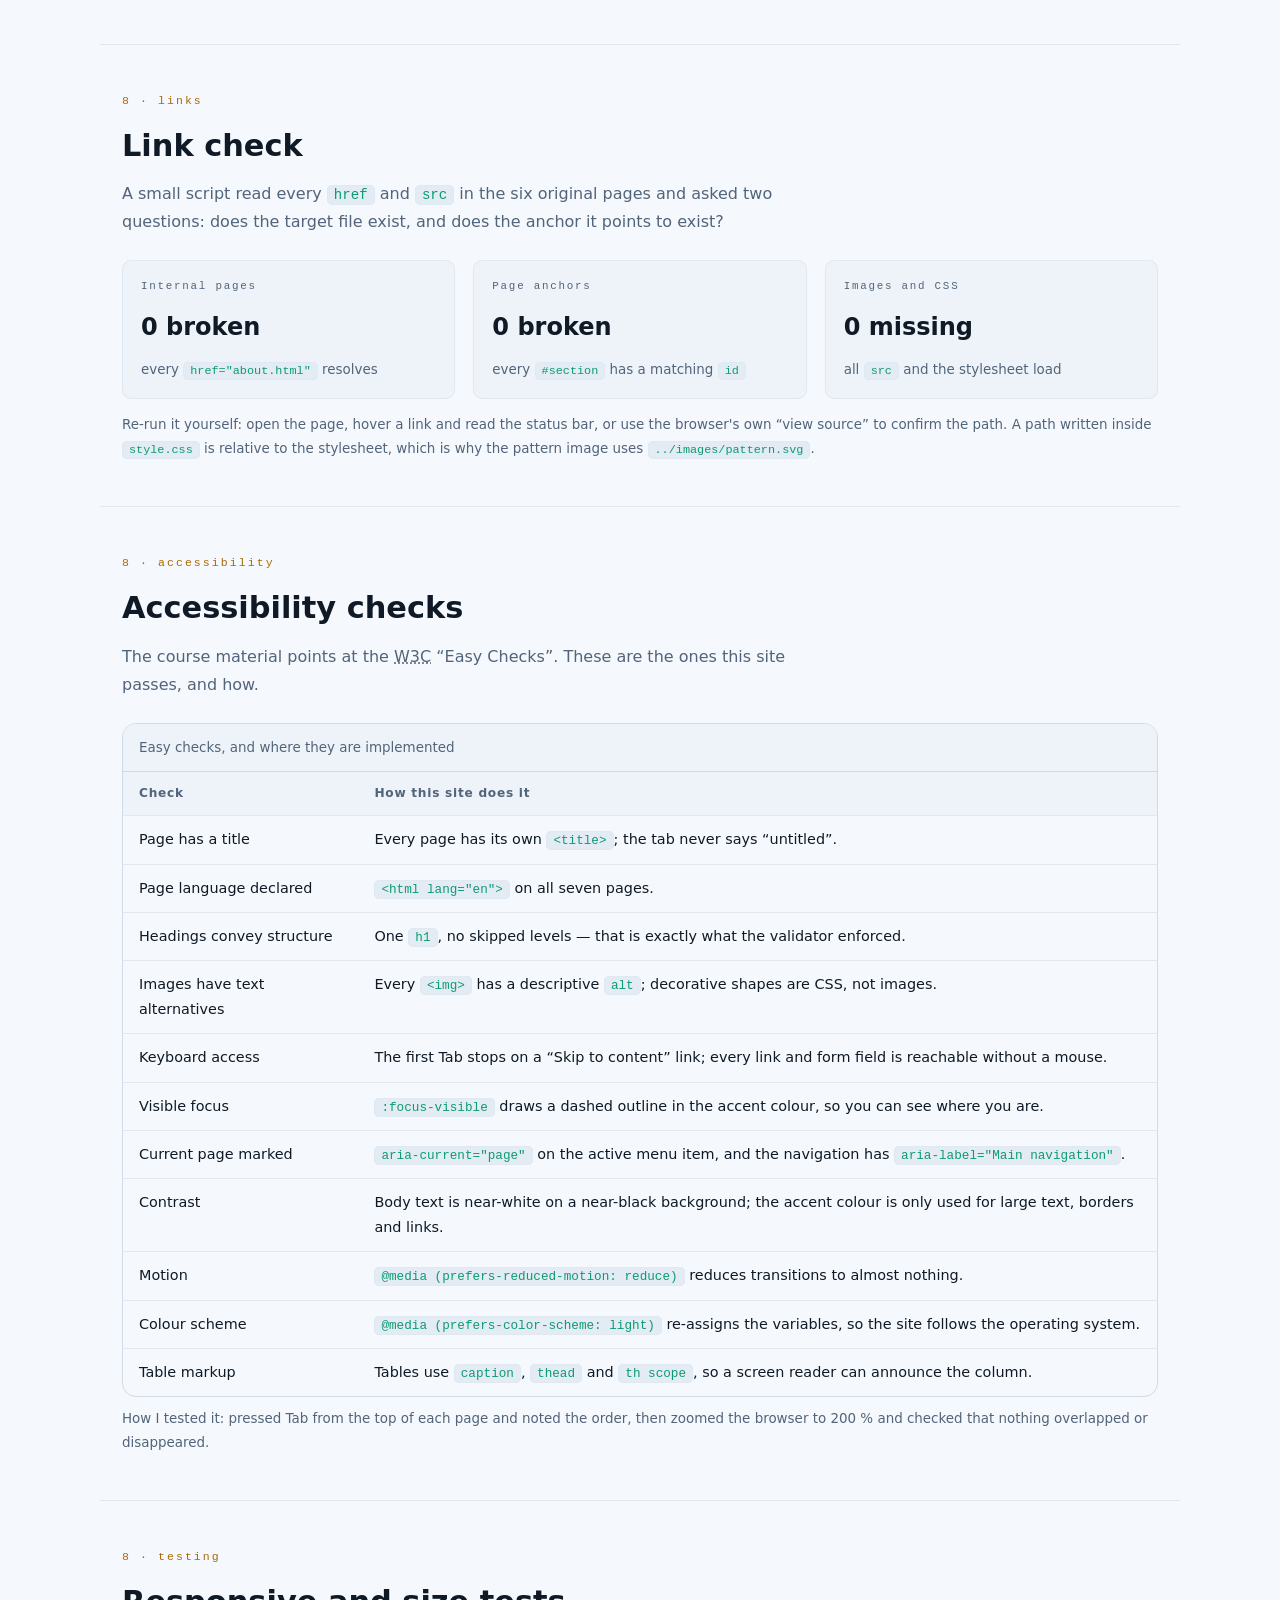
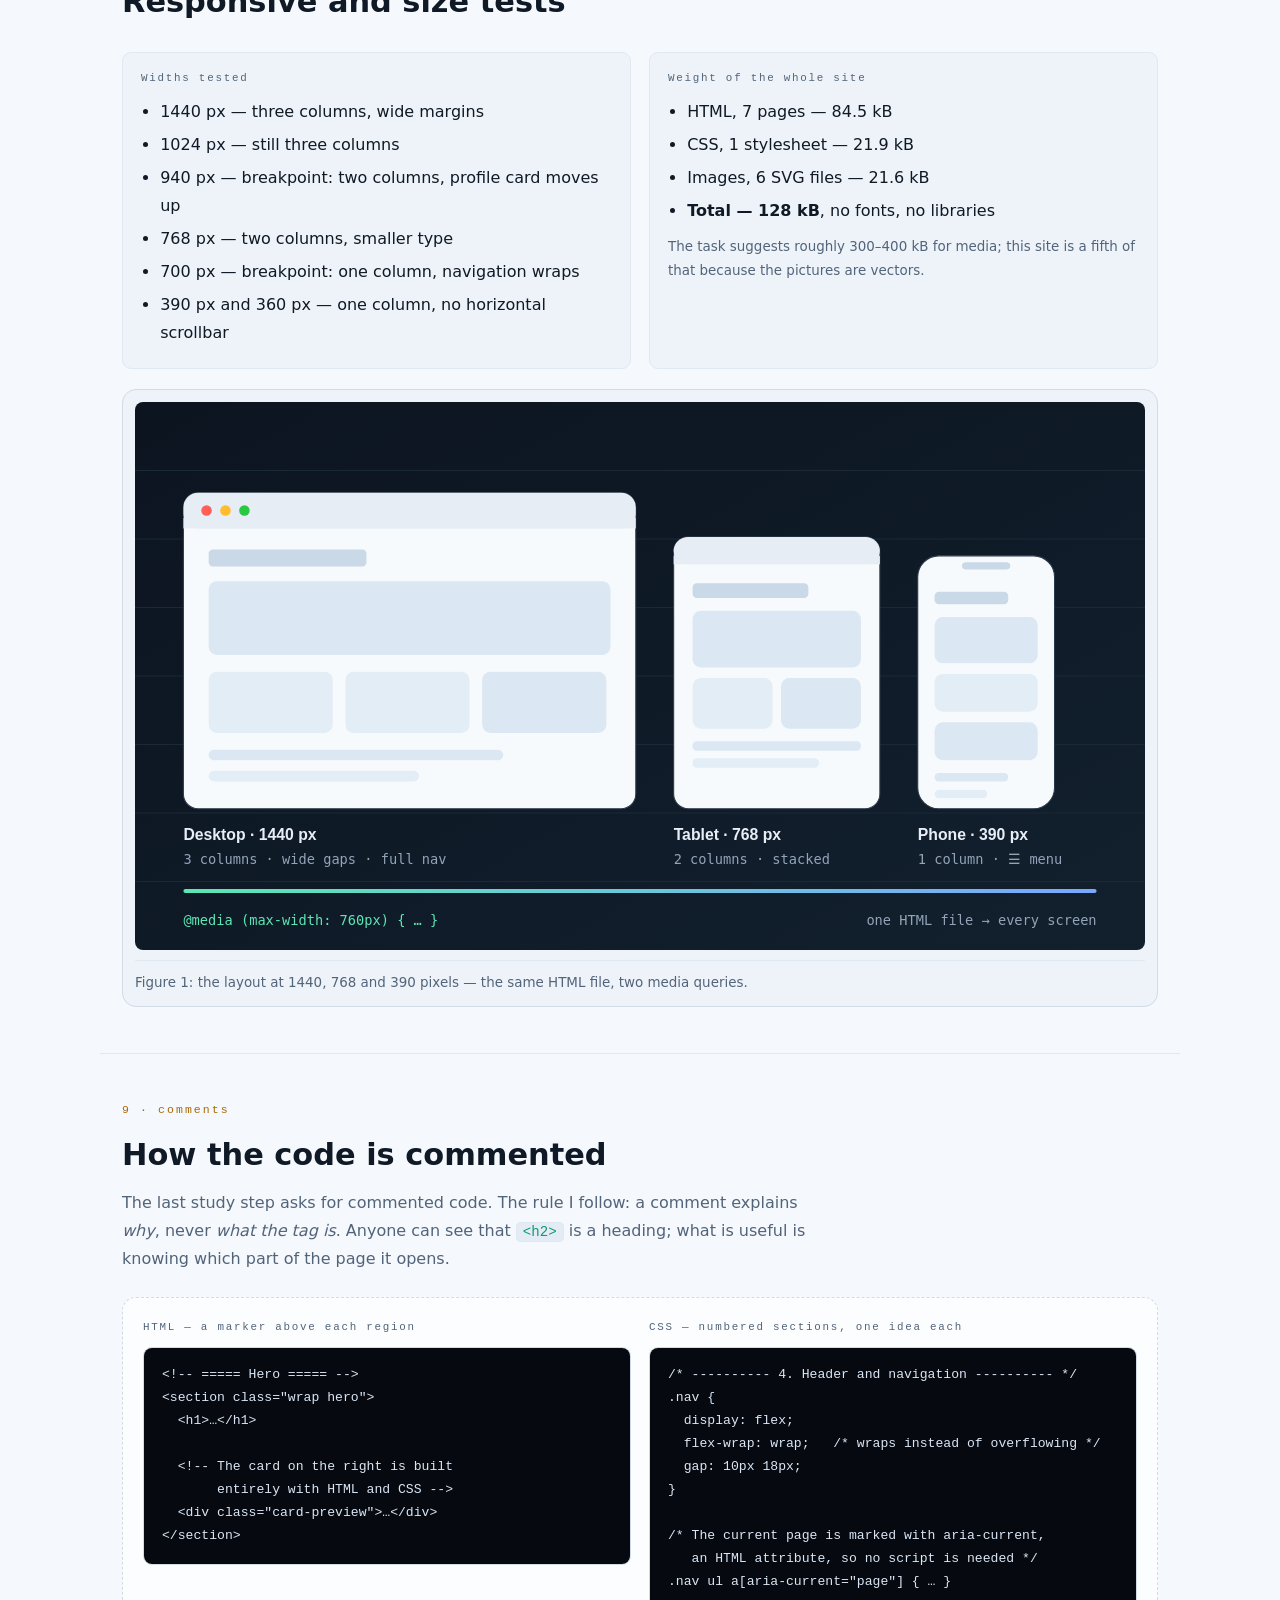
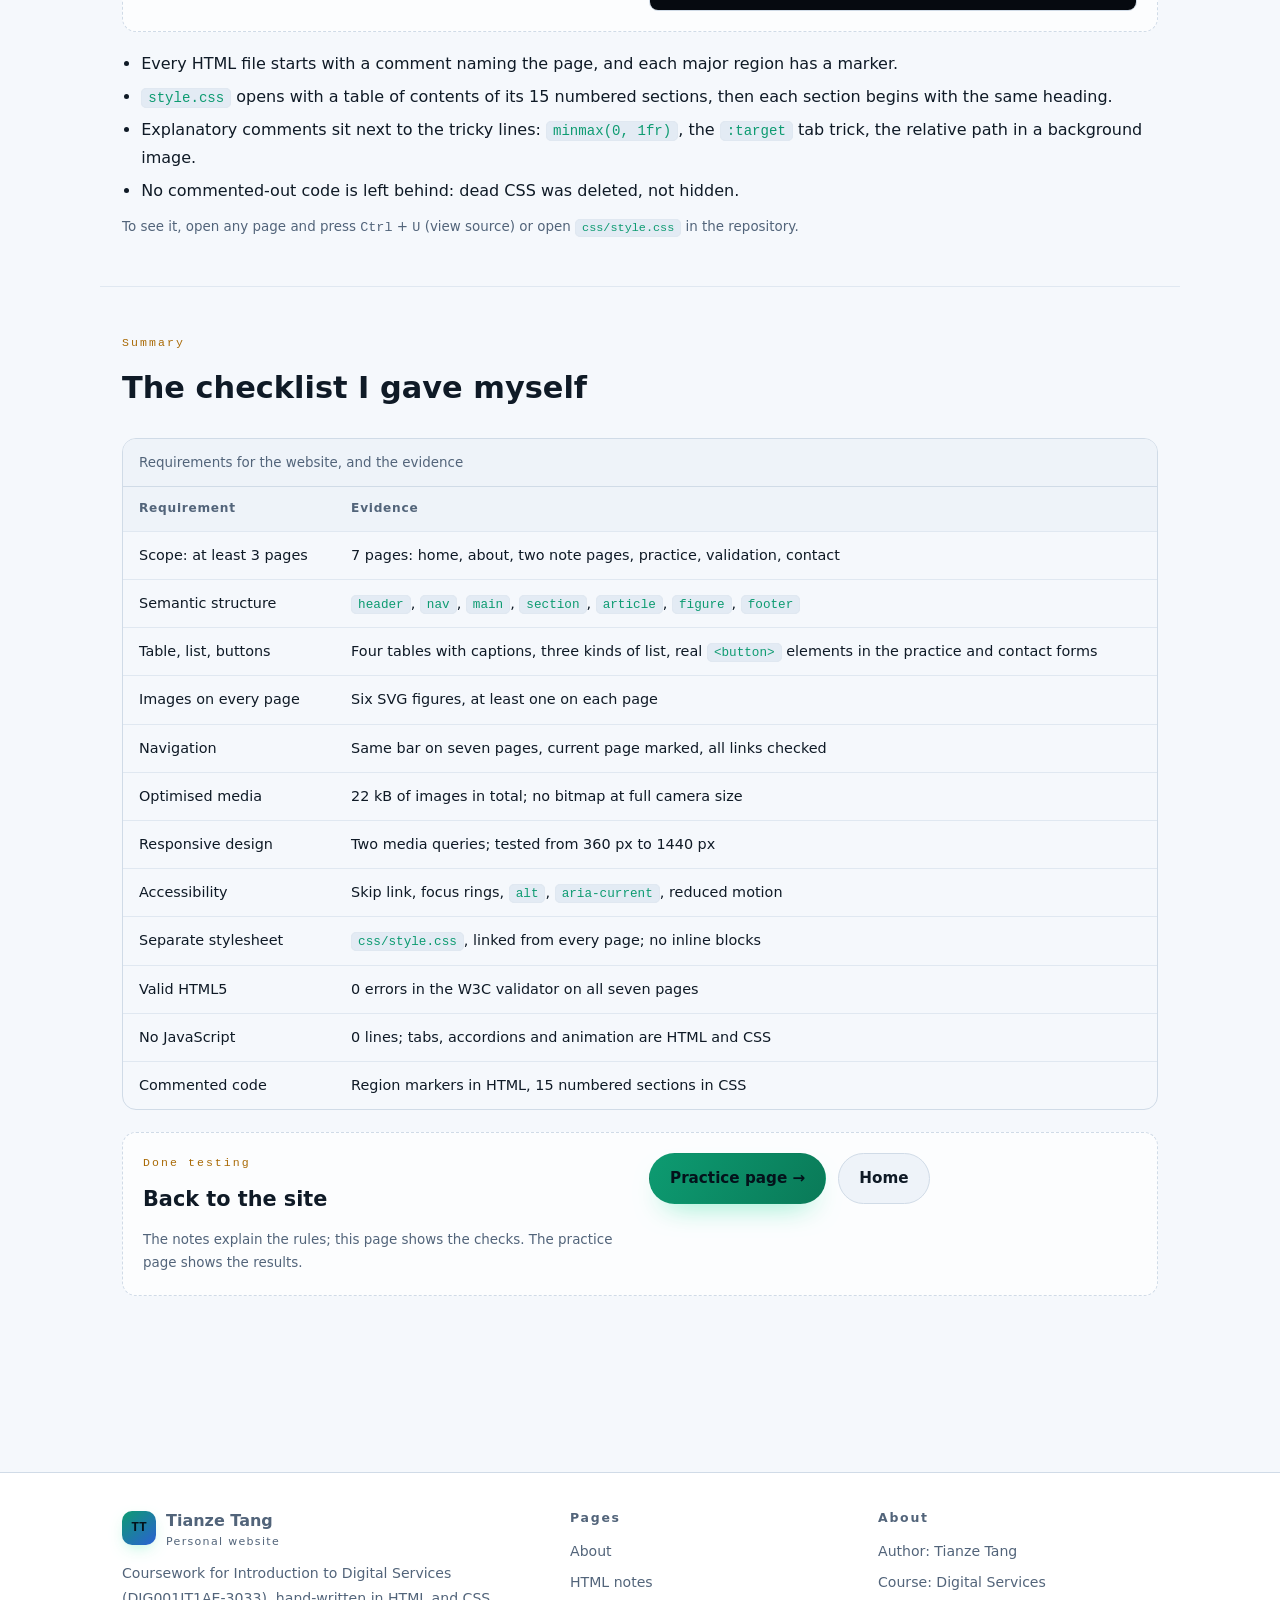
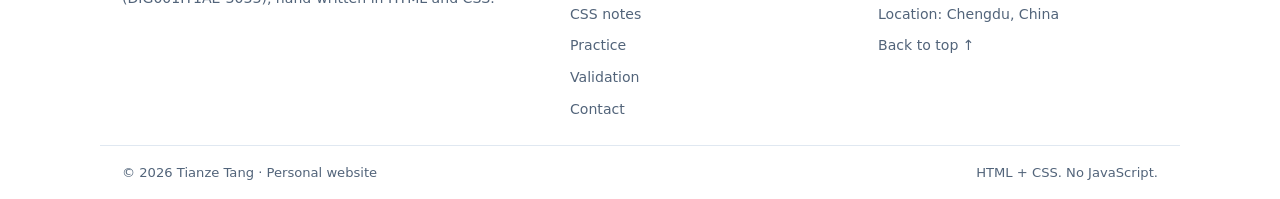
<file: validation.html>
<!DOCTYPE html>
<html lang="en">
<head>
  <meta charset="UTF-8">
  <meta name="viewport" content="width=device-width, initial-scale=1.0">
  <meta name="description" content="Validation, testing and accessibility report for this website: W3C HTML validation results, a link check, keyboard and screen-reader checks, responsive tests, file sizes, and how the code is commented.">
  <meta name="author" content="Tianze Tang">
  <title>Validation and testing — Tianze Tang</title>
  <link rel="stylesheet" href="css/style.css">
</head>

<body>
  <a class="skip" href="#main">Skip to content</a>

  <header class="site-header">
    <nav class="wrap nav" aria-label="Main navigation">
      <a class="brand" href="index.html">
        <span class="brand-mark" aria-hidden="true">TT</span>
        <span class="brand-text">Tianze Tang<small>Personal website</small></span>
      </a>
      <ul>
        <li><a href="index.html">Home</a></li>
        <li><a href="about.html">About</a></li>
        <li><a href="html.html">HTML notes</a></li>
        <li><a href="css.html">CSS notes</a></li>
        <li><a href="practice.html">Practice</a></li>
        <li><a href="validation.html" aria-current="page">Validation</a></li>
        <li><a href="contact.html">Contact</a></li>
      </ul>
    </nav>
  </header>

  <main id="main">
    <section class="wrap" style="padding-top:34px;">
      <span class="eyebrow"><span class="dot"></span>Step 8 and 9 · testing, accessibility, comments</span>
      <h1>Validation: <span class="grad">what I checked, and what it found</span></h1>
      <p class="lede">
        “It looks fine in my browser” is not a test. This page is the evidence: the files were sent
        through the W3C validator, every link was checked, the layout was measured at five widths, and
        the keyboard was used instead of the mouse. Below are the actual results, including the mistakes
        the validator caught and what I changed.
      </p>
    </section>

    <!-- ===== 8. validation ===== -->
    <section class="wrap section" id="validator">
      <div class="sec-head">
        <span class="kicker">8 · validation</span>
        <h2>W3C HTML validator</h2>
        <p>
          Each page was sent to <a href="https://validator.w3.org/nu/" target="_blank" rel="noopener noreferrer">validator.w3.org/nu</a>
          as source text, exactly as it is in this repository. The table shows the final run.
        </p>
      </div>

      <div class="table-wrap">
        <table>
          <caption>Final validation run — all pages of this site</caption>
          <thead>
            <tr><th scope="col">Page</th><th scope="col">Errors</th><th scope="col">Warnings / info</th><th scope="col">Result</th></tr>
          </thead>
          <tbody>
            <tr><td><code>index.html</code></td><td>0</td><td>0</td><td><span class="pill ok">valid</span></td></tr>
            <tr><td><code>about.html</code></td><td>0</td><td>0</td><td><span class="pill ok">valid</span></td></tr>
            <tr><td><code>html.html</code></td><td>0</td><td>0</td><td><span class="pill ok">valid</span></td></tr>
            <tr><td><code>css.html</code></td><td>0</td><td>0</td><td><span class="pill ok">valid</span></td></tr>
            <tr><td><code>practice.html</code></td><td>0</td><td>0</td><td><span class="pill ok">valid</span></td></tr>
            <tr><td><code>contact.html</code></td><td>0</td><td>0</td><td><span class="pill ok">valid</span></td></tr>
            <tr><td><code>validation.html</code></td><td>0</td><td>0</td><td><span class="pill ok">valid</span></td></tr>
          </tbody>
        </table>
      </div>

      <h3 style="margin-top:24px;">What the validator caught the first time</h3>
      <p>Three real problems, all of them the same family: heading levels that skipped a step.</p>

      <ol class="timeline">
        <li data-step="1">
          <h3>A <code>h3</code> straight after the page <code>h1</code></h3>
          <p>
            The profile card in the hero used <code>&lt;h3&gt;</code> for my name, so the outline jumped
            from level 1 to level 3. Fixed by making it an <code>h2</code> — the card is a section of the
            page, not a subsection of nothing.
          </p>
        </li>
        <li data-step="2">
          <h3><code>h4</code> in the footer after an <code>h2</code></h3>
          <p>
            The footer column titles (“Pages”, “About”) were <code>h4</code>, which skipped level 3.
            They are now <code>h2</code> inside the footer, and the small uppercase look comes from CSS,
            not from the heading level.
          </p>
        </li>
        <li data-step="3">
          <h3><code>article</code> and <code>section</code> without a heading</h3>
          <p>
            The notes pages wrapped everything in an <code>article</code> whose headings live inside the
            child <code>section</code> elements, and the contents block was a <code>section</code> with
            only a <code>nav</code> inside. Both were changed to plain <code>div</code>: if there is no
            heading, the element is not a section.
          </p>
        </li>
      </ol>
    </section>

    <!-- ===== links ===== -->
    <section class="wrap section" id="links">
      <div class="sec-head">
        <span class="kicker">8 · links</span>
        <h2>Link check</h2>
        <p>
          A small script read every <code>href</code> and <code>src</code> in the six original pages and
          asked two questions: does the target file exist, and does the anchor it points to exist?
        </p>
      </div>

      <div class="grid cols-3">
        <div class="live">
          <div class="demo-label">Internal pages</div>
          <p style="font-size:1.5rem;font-weight:700;margin:0;">0 broken</p>
          <p class="hint">every <code>href="about.html"</code> resolves</p>
        </div>
        <div class="live">
          <div class="demo-label">Page anchors</div>
          <p style="font-size:1.5rem;font-weight:700;margin:0;">0 broken</p>
          <p class="hint">every <code>#section</code> has a matching <code>id</code></p>
        </div>
        <div class="live">
          <div class="demo-label">Images and CSS</div>
          <p style="font-size:1.5rem;font-weight:700;margin:0;">0 missing</p>
          <p class="hint">all <code>src</code> and the stylesheet load</p>
        </div>
      </div>

      <p class="hint" style="margin-top:14px;">
        Re-run it yourself: open the page, hover a link and read the status bar, or use the browser's
        own “view source” to confirm the path. A path written inside <code>style.css</code> is relative
        to the stylesheet, which is why the pattern image uses <code>../images/pattern.svg</code>.
      </p>
    </section>

    <!-- ===== accessibility ===== -->
    <section class="wrap section" id="accessibility">
      <div class="sec-head">
        <span class="kicker">8 · accessibility</span>
        <h2>Accessibility checks</h2>
        <p>
          The course material points at the <abbr title="World Wide Web Consortium">W3C</abbr> “Easy
          Checks”. These are the ones this site passes, and how.
        </p>
      </div>

      <div class="table-wrap">
        <table>
          <caption>Easy checks, and where they are implemented</caption>
          <thead>
            <tr><th scope="col">Check</th><th scope="col">How this site does it</th></tr>
          </thead>
          <tbody>
            <tr>
              <td>Page has a title</td>
              <td>Every page has its own <code>&lt;title&gt;</code>; the tab never says “untitled”.</td>
            </tr>
            <tr>
              <td>Page language declared</td>
              <td><code>&lt;html lang="en"&gt;</code> on all seven pages.</td>
            </tr>
            <tr>
              <td>Headings convey structure</td>
              <td>One <code>h1</code>, no skipped levels — that is exactly what the validator enforced.</td>
            </tr>
            <tr>
              <td>Images have text alternatives</td>
              <td>Every <code>&lt;img&gt;</code> has a descriptive <code>alt</code>; decorative shapes are CSS, not images.</td>
            </tr>
            <tr>
              <td>Keyboard access</td>
              <td>The first Tab stops on a “Skip to content” link; every link and form field is reachable without a mouse.</td>
            </tr>
            <tr>
              <td>Visible focus</td>
              <td><code>:focus-visible</code> draws a dashed outline in the accent colour, so you can see where you are.</td>
            </tr>
            <tr>
              <td>Current page marked</td>
              <td><code>aria-current="page"</code> on the active menu item, and the navigation has <code>aria-label="Main navigation"</code>.</td>
            </tr>
            <tr>
              <td>Contrast</td>
              <td>Body text is near-white on a near-black background; the accent colour is only used for large text, borders and links.</td>
            </tr>
            <tr>
              <td>Motion</td>
              <td><code>@media (prefers-reduced-motion: reduce)</code> reduces transitions to almost nothing.</td>
            </tr>
            <tr>
              <td>Colour scheme</td>
              <td><code>@media (prefers-color-scheme: light)</code> re-assigns the variables, so the site follows the operating system.</td>
            </tr>
            <tr>
              <td>Table markup</td>
              <td>Tables use <code>caption</code>, <code>thead</code> and <code>th scope</code>, so a screen reader can announce the column.</td>
            </tr>
          </tbody>
        </table>
      </div>

      <p class="hint">
        How I tested it: pressed Tab from the top of each page and noted the order, then zoomed the
        browser to 200 % and checked that nothing overlapped or disappeared.
      </p>
    </section>

    <!-- ===== responsive + size ===== -->
    <section class="wrap section" id="responsive-test">
      <div class="sec-head">
        <span class="kicker">8 · testing</span>
        <h2>Responsive and size tests</h2>
      </div>

      <div class="grid cols-2">
        <div class="live">
          <div class="demo-label">Widths tested</div>
          <ul class="tight">
            <li>1440 px — three columns, wide margins</li>
            <li>1024 px — still three columns</li>
            <li>940 px — breakpoint: two columns, profile card moves up</li>
            <li>768 px — two columns, smaller type</li>
            <li>700 px — breakpoint: one column, navigation wraps</li>
            <li>390 px and 360 px — one column, no horizontal scrollbar</li>
          </ul>
        </div>
        <div class="live">
          <div class="demo-label">Weight of the whole site</div>
          <ul class="tight">
            <li>HTML, 7 pages — 84.5 kB</li>
            <li>CSS, 1 stylesheet — 21.9 kB</li>
            <li>Images, 6 SVG files — 21.6 kB</li>
            <li><strong>Total — 128 kB</strong>, no fonts, no libraries</li>
          </ul>
          <p class="hint">The task suggests roughly 300–400 kB for media; this site is a fifth of that because the pictures are vectors.</p>
        </div>
      </div>

      <figure style="margin-top:20px;">
        <img src="images/figure-responsive.svg" alt="Three frames side by side: desktop with three columns, tablet with two, phone with one stacked column.">
        <figcaption>Figure 1: the layout at 1440, 768 and 390 pixels — the same HTML file, two media queries.</figcaption>
      </figure>
    </section>

    <!-- ===== 9. comments ===== -->
    <section class="wrap section" id="comments">
      <div class="sec-head">
        <span class="kicker">9 · comments</span>
        <h2>How the code is commented</h2>
        <p>
          The last study step asks for commented code. The rule I follow: a comment explains
          <em>why</em>, never <em>what the tag is</em>. Anyone can see that <code>&lt;h2&gt;</code> is a
          heading; what is useful is knowing which part of the page it opens.
        </p>
      </div>

      <div class="demo">
        <div>
          <div class="demo-label">HTML — a marker above each region</div>
          <div class="code">
<pre>&lt;!-- ===== Hero ===== --&gt;
&lt;section class="wrap hero"&gt;
  &lt;h1&gt;…&lt;/h1&gt;

  &lt;!-- The card on the right is built
       entirely with HTML and CSS --&gt;
  &lt;div class="card-preview"&gt;…&lt;/div&gt;
&lt;/section&gt;</pre>
          </div>
        </div>
        <div>
          <div class="demo-label">CSS — numbered sections, one idea each</div>
          <div class="code">
<pre>/* ---------- 4. Header and navigation ---------- */
.nav {
  display: flex;
  flex-wrap: wrap;   /* wraps instead of overflowing */
  gap: 10px 18px;
}

/* The current page is marked with aria-current,
   an HTML attribute, so no script is needed */
.nav ul a[aria-current="page"] { … }</pre>
          </div>
        </div>
      </div>

      <ul class="tight">
        <li>Every HTML file starts with a comment naming the page, and each major region has a marker.</li>
        <li><code>style.css</code> opens with a table of contents of its 15 numbered sections, then each section begins with the same heading.</li>
        <li>Explanatory comments sit next to the tricky lines: <code>minmax(0, 1fr)</code>, the <code>:target</code> tab trick, the relative path in a background image.</li>
        <li>No commented-out code is left behind: dead CSS was deleted, not hidden.</li>
      </ul>

      <p class="hint">
        To see it, open any page and press <kbd>Ctrl</kbd> + <kbd>U</kbd> (view source) or open
        <code>css/style.css</code> in the repository.
      </p>
    </section>

    <!-- ===== summary ===== -->
    <section class="wrap section">
      <div class="sec-head">
        <span class="kicker">Summary</span>
        <h2>The checklist I gave myself</h2>
      </div>

      <div class="table-wrap">
        <table>
          <caption>Requirements for the website, and the evidence</caption>
          <thead><tr><th scope="col">Requirement</th><th scope="col">Evidence</th></tr></thead>
          <tbody>
            <tr><td>Scope: at least 3 pages</td><td>7 pages: home, about, two note pages, practice, validation, contact</td></tr>
            <tr><td>Semantic structure</td><td><code>header</code>, <code>nav</code>, <code>main</code>, <code>section</code>, <code>article</code>, <code>figure</code>, <code>footer</code></td></tr>
            <tr><td>Table, list, buttons</td><td>Four tables with captions, three kinds of list, real <code>&lt;button&gt;</code> elements in the practice and contact forms</td></tr>
            <tr><td>Images on every page</td><td>Six SVG figures, at least one on each page</td></tr>
            <tr><td>Navigation</td><td>Same bar on seven pages, current page marked, all links checked</td></tr>
            <tr><td>Optimised media</td><td>22 kB of images in total; no bitmap at full camera size</td></tr>
            <tr><td>Responsive design</td><td>Two media queries; tested from 360 px to 1440 px</td></tr>
            <tr><td>Accessibility</td><td>Skip link, focus rings, <code>alt</code>, <code>aria-current</code>, reduced motion</td></tr>
            <tr><td>Separate stylesheet</td><td><code>css/style.css</code>, linked from every page; no inline blocks</td></tr>
            <tr><td>Valid HTML5</td><td>0 errors in the W3C validator on all seven pages</td></tr>
            <tr><td>No JavaScript</td><td>0 lines; tabs, accordions and animation are HTML and CSS</td></tr>
            <tr><td>Commented code</td><td>Region markers in HTML, 15 numbered sections in CSS</td></tr>
          </tbody>
        </table>
      </div>

      <div class="demo" style="margin-top:22px;">
        <div>
          <span class="kicker">Done testing</span>
          <h2 style="font-size:1.3rem;">Back to the site</h2>
          <p class="hint">The notes explain the rules; this page shows the checks. The practice page shows the results.</p>
        </div>
        <div style="display:flex;align-items:center;gap:12px;flex-wrap:wrap;">
          <a class="btn btn-primary" href="practice.html">Practice page →</a>
          <a class="btn" href="index.html">Home</a>
        </div>
      </div>
    </section>
  </main>

  <footer class="site-footer">
    <div class="wrap footer-grid">
      <div>
        <a class="brand" href="index.html" style="margin-bottom:12px;">
          <span class="brand-mark" aria-hidden="true">TT</span>
          <span class="brand-text">Tianze Tang<small>Personal website</small></span>
        </a>
        <p>Coursework for Introduction to Digital Services (DIG001IT1AE-3033), hand-written in HTML and CSS.</p>
      </div>
      <div>
        <h2>Pages</h2>
        <ul>
          <li><a href="about.html">About</a></li>
          <li><a href="html.html">HTML notes</a></li>
          <li><a href="css.html">CSS notes</a></li>
          <li><a href="practice.html">Practice</a></li>
          <li><a href="validation.html">Validation</a></li>
          <li><a href="contact.html">Contact</a></li>
        </ul>
      </div>
      <div>
        <h2>About</h2>
        <ul>
          <li>Author: Tianze Tang</li>
          <li>Course: Digital Services</li>
          <li>Location: Chengdu, China</li>
          <li><a href="#main">Back to top ↑</a></li>
        </ul>
      </div>
    </div>
    <div class="wrap footer-bottom">
      <span>© 2026 Tianze Tang · Personal website</span>
      <span>HTML + CSS. No JavaScript.</span>
    </div>
  </footer>
</body>
</html>
</file>
<file: css/style.css>
/* ============================================================
   Tianze Tang - personal website stylesheet
   Course: Introduction to Digital Services, DIG001IT1AE-3033 (Chengdu)
   Tech: HTML and CSS only, no JavaScript

   Contents
   1.  Colour and size variables
   2.  Base reset
   3.  Wrapper and grids
   4.  Header and navigation
   5.  Home page hero
   6.  Cards
   7.  Section headings
   8.  Code blocks
   9.  Body content (lists, tables, quotes)
   10. Notes pages: contents and accordion
   11. Practice page: CSS-only interaction
   12. About page: skill bars and info list
   13. Footer
   14. Responsive (media queries)
   15. Print styles
   ============================================================ */

/* ---------- 1. Colour and size variables ---------- */
:root {
  --ink: #080d14;
  --surface: #0f1620;
  --surface-2: #151f2b;
  --surface-3: #1c2836;
  --line: #26333f;
  --line-soft: #1d2837;
  --text: #e9eff7;
  --muted: #93a3b8;
  --accent: #5ce6b4;
  --accent-dim: #2fae86;
  --accent-2: #ffc45c;
  --accent-3: #7aa7ff;
  --danger: #ff8b8b;
  --radius: 14px;
  --radius-sm: 9px;
  --shadow: 0 18px 40px -18px rgba(0, 0, 0, .85);
  --mono: "Cascadia Code", Consolas, "SF Mono", Menlo, monospace;
  --sans: "Segoe UI", "Microsoft YaHei", "PingFang SC", "Hiragino Sans GB", "Noto Sans SC", system-ui, sans-serif;
  --wrap: 1080px;
}

/* Light mode: follows the operating system, no button and no JavaScript needed */
@media (prefers-color-scheme: light) {
  :root {
    --ink: #f5f8fc;
    --surface: #ffffff;
    --surface-2: #eef3f9;
    --surface-3: #e3ebf4;
    --line: #d0dbe7;
    --line-soft: #e0e8f1;
    --text: #0f1a26;
    --muted: #52647a;
    --accent: #0d9b71;
    --accent-dim: #0a7a58;
    --accent-2: #a96a06;
    --accent-3: #2b60d4;
    --shadow: 0 18px 40px -22px rgba(15, 26, 38, .3);
  }
}

/* ---------- 2. Base reset ---------- */
*,
*::before,
*::after { box-sizing: border-box; }

* { margin: 0; }

html {
  scroll-behavior: smooth;
  scroll-padding-top: 84px;
  -webkit-text-size-adjust: 100%;
}

body {
  font-family: var(--sans);
  line-height: 1.75;
  color: var(--text);
  background-color: var(--ink);
  /* Pure CSS background: two soft glows plus a very light grid */
  background-image:
    radial-gradient(760px 420px at 10% -10%, rgba(92, 230, 180, .12), transparent 60%),
    radial-gradient(680px 380px at 94% 2%, rgba(122, 167, 255, .11), transparent 62%),
    linear-gradient(var(--line-soft) 1px, transparent 1px),
    linear-gradient(90deg, var(--line-soft) 1px, transparent 1px);
  background-size: 100% 100%, 100% 100%, 48px 48px, 48px 48px;
  background-attachment: fixed;
  min-height: 100vh;
  display: flex;
  flex-direction: column;
}

img { display: block; max-width: 100%; height: auto; }

a {
  color: var(--accent);
  text-decoration-thickness: 1px;
  text-underline-offset: 3px;
}
a:hover { color: var(--accent-2); }

::selection { background: var(--accent); color: #06121a; }

:focus-visible {
  outline: 2px dashed var(--accent);
  outline-offset: 3px;
  border-radius: 4px;
}

/* Skip link: for keyboard users, shown and hidden with CSS only */
.skip {
  position: absolute;
  left: -9999px;
  top: 0;
}
.skip:focus {
  left: 16px;
  top: 12px;
  z-index: 99;
  padding: 9px 16px;
  background: var(--accent);
  color: #04121b;
  font-weight: 700;
  border-radius: 999px;
}

/* ---------- 3. Wrapper and grids ---------- */
.wrap {
  width: 100%;
  max-width: var(--wrap);
  margin-inline: auto;
  padding-inline: 22px;
}

main { flex: 1 0 auto; padding-block: 40px 72px; }

.section { padding-block: 46px; border-top: 1px solid var(--line-soft); }
.section:first-of-type { border-top: 0; }

.grid { display: grid; gap: 18px; }
.cols-2 { grid-template-columns: repeat(2, minmax(0, 1fr)); }
.cols-3 { grid-template-columns: repeat(3, minmax(0, 1fr)); }

/* ---------- 4. Header and navigation ---------- */
.site-header {
  position: sticky;
  top: 0;
  z-index: 50;
  backdrop-filter: blur(14px);
  background: color-mix(in srgb, var(--ink) 84%, transparent);
  border-bottom: 1px solid var(--line);
}

.nav {
  display: flex;
  align-items: center;
  flex-wrap: wrap;
  gap: 10px 18px;
  min-height: 66px;
  padding-block: 10px;
}

.brand {
  display: inline-flex;
  align-items: center;
  gap: 10px;
  text-decoration: none;
  color: var(--text);
  font-weight: 700;
  margin-right: auto;
}

.brand-mark {
  width: 34px;
  height: 34px;
  border-radius: 10px;
  display: grid;
  place-items: center;
  font-family: var(--mono);
  font-size: 13px;
  font-weight: 700;
  color: #04121b;
  background: linear-gradient(140deg, var(--accent), var(--accent-3));
  box-shadow: 0 6px 18px -8px rgba(92, 230, 180, .9);
}

.brand-text small {
  display: block;
  font-size: 11px;
  font-weight: 500;
  letter-spacing: .12em;
  color: var(--muted);
  line-height: 1.3;
}

.nav ul {
  display: flex;
  flex-wrap: wrap;
  align-items: center;
  gap: 4px;
  list-style: none;
  padding: 0;
  margin: 0;
}

.nav ul a {
  display: block;
  padding: 8px 12px;
  border-radius: 999px;
  font-size: .92rem;
  color: var(--muted);
  text-decoration: none;
  border: 1px solid transparent;
  transition: color .18s, background .18s, border-color .18s;
}

.nav ul a:hover {
  color: var(--text);
  background: var(--surface-2);
}

/* The current page is marked with aria-current, an HTML attribute, no script */
.nav ul a[aria-current="page"] {
  color: #04121b;
  background: var(--accent);
  font-weight: 650;
}

/* ---------- 5. Home page hero ---------- */
.hero {
  display: grid;
  grid-template-columns: 1.15fr .85fr;
  gap: 40px;
  align-items: center;
  padding-block: 46px 30px;
}

.eyebrow {
  display: inline-flex;
  align-items: center;
  gap: 8px;
  font-family: var(--mono);
  font-size: .74rem;
  letter-spacing: .12em;
  color: var(--accent);
  border: 1px solid color-mix(in srgb, var(--accent) 38%, transparent);
  background: color-mix(in srgb, var(--accent) 10%, transparent);
  padding: 6px 12px;
  border-radius: 999px;
  margin-bottom: 16px;
}

.dot {
  width: 7px;
  height: 7px;
  border-radius: 50%;
  background: var(--accent);
  box-shadow: 0 0 0 4px color-mix(in srgb, var(--accent) 18%, transparent);
}

h1 {
  font-size: clamp(2rem, 4.4vw, 3.1rem);
  line-height: 1.2;
  font-weight: 800;
  letter-spacing: -.01em;
  text-wrap: balance;
}

h1 .grad {
  background: linear-gradient(96deg, var(--accent), var(--accent-3) 72%);
  -webkit-background-clip: text;
  background-clip: text;
  color: transparent;
}

.lede {
  margin-top: 16px;
  font-size: 1.04rem;
  color: var(--muted);
  max-width: 54ch;
}

.cta-row { display: flex; flex-wrap: wrap; gap: 12px; margin-top: 24px; }

.btn {
  display: inline-flex;
  align-items: center;
  gap: 8px;
  padding: 11px 20px;
  border-radius: 999px;
  font-size: .95rem;
  font-weight: 650;
  text-decoration: none;
  border: 1px solid var(--line);
  background: var(--surface-2);
  color: var(--text);
  transition: transform .16s, border-color .2s, box-shadow .2s, background .2s;
}

.btn:hover { transform: translateY(-2px); border-color: var(--accent); }

.btn-primary {
  background: linear-gradient(120deg, var(--accent), var(--accent-dim));
  border-color: transparent;
  color: #04121b;
  box-shadow: 0 14px 30px -16px rgba(92, 230, 180, .95);
}
.btn-primary:hover { color: #04121b; }

/* Right side of the hero: a profile card drawn with CSS */
.card-preview {
  border: 1px solid var(--line);
  border-radius: var(--radius);
  background: var(--surface);
  box-shadow: var(--shadow);
  overflow: hidden;
}

.card-preview .bar {
  display: flex;
  align-items: center;
  gap: 8px;
  padding: 10px 13px;
  background: var(--surface-2);
  border-bottom: 1px solid var(--line);
}

.card-preview .bar i { width: 10px; height: 10px; border-radius: 50%; background: var(--line); }
.card-preview .bar i:nth-child(1) { background: #ff5f57; }
.card-preview .bar i:nth-child(2) { background: #febc2e; }
.card-preview .bar i:nth-child(3) { background: #28c840; }
.card-preview .bar span {
  margin-left: 6px;
  font-family: var(--mono);
  font-size: .72rem;
  color: var(--muted);
}

.card-preview .body { padding: 20px; }
.card-preview .avatar {
  width: 58px;
  height: 58px;
  border-radius: 16px;
  display: grid;
  place-items: center;
  font-weight: 800;
  font-size: 1.3rem;
  color: #04121b;
  background: linear-gradient(140deg, var(--accent), var(--accent-3));
  margin-bottom: 14px;
}
.card-preview h2 { font-size: 1.06rem; }
.card-preview p { color: var(--muted); font-size: .9rem; margin-top: 4px; }
.card-preview dl {
  display: grid;
  grid-template-columns: auto 1fr;
  gap: 6px 14px;
  margin-top: 16px;
  padding-top: 14px;
  border-top: 1px solid var(--line-soft);
  font-size: .86rem;
}
.card-preview dt { color: var(--muted); font-family: var(--mono); font-size: .76rem; }
.card-preview dd { margin: 0; }

/* ---------- 6. Cards ---------- */
.card {
  background: linear-gradient(180deg, var(--surface-2), var(--surface));
  border: 1px solid var(--line);
  border-radius: var(--radius);
  padding: 22px;
  transition: transform .18s, border-color .18s, box-shadow .18s;
}

.card:hover {
  transform: translateY(-3px);
  border-color: color-mix(in srgb, var(--accent) 45%, var(--line));
  box-shadow: var(--shadow);
}

.card .num {
  display: block;
  font-family: var(--mono);
  font-size: .72rem;
  letter-spacing: .14em;
  color: var(--accent);
  margin-bottom: 10px;
}

.card h3 { font-size: 1.02rem; margin-bottom: 8px; }
.card p { color: var(--muted); font-size: .92rem; }

.card-link {
  display: inline-flex;
  align-items: center;
  gap: 6px;
  margin-top: 14px;
  font-size: .88rem;
  font-weight: 600;
  text-decoration: none;
}
.card-link::after { content: "→"; transition: transform .16s; }
.card-link:hover::after { transform: translateX(4px); }

/* ---------- 7. Section headings ---------- */
.sec-head { max-width: 68ch; margin-bottom: 24px; }
.sec-head h2 { font-size: clamp(1.4rem, 2.5vw, 1.9rem); }
.sec-head p { color: var(--muted); margin-top: 8px; }

.kicker {
  display: block;
  font-family: var(--mono);
  font-size: .72rem;
  letter-spacing: .18em;
  color: var(--accent-2);
  margin-bottom: 8px;
}

/* ---------- 8. Code blocks ---------- */
pre {
  margin: 0;
  padding: 16px 18px;
  background: #060a10;
  border: 1px solid var(--line);
  border-radius: var(--radius-sm);
  overflow-x: auto;
  font-family: var(--mono);
  font-size: .82rem;
  line-height: 1.75;
  color: #dbe6f5;
  tab-size: 2;
}

.code { border: 1px solid var(--line); border-radius: var(--radius-sm); overflow: hidden; }
.code > span {
  display: block;
  padding: 7px 16px;
  background: var(--surface-2);
  border-bottom: 1px solid var(--line);
  font-family: var(--mono);
  font-size: .72rem;
  letter-spacing: .08em;
  color: var(--muted);
}
.code pre { border: 0; border-radius: 0; }

code {
  font-family: var(--mono);
  font-size: .88em;
}

p code, li code, td code, dt code, dd code {
  background: var(--surface-3);
  border: 1px solid var(--line-soft);
  border-radius: 5px;
  padding: 1px 6px;
  color: var(--accent);
}

/* Two-column box: result on the left, the code that produces it on the right */
.demo {
  display: grid;
  grid-template-columns: 1fr 1fr;
  gap: 18px;
  align-items: start;
  padding: 20px;
  margin-block: 18px;
  border: 1px dashed var(--line);
  border-radius: var(--radius);
  background: color-mix(in srgb, var(--surface) 72%, transparent);
}

.demo-label {
  font-family: var(--mono);
  font-size: .68rem;
  letter-spacing: .16em;
  color: var(--muted);
  margin-bottom: 10px;
}

.live {
  background: var(--surface-2);
  border: 1px solid var(--line-soft);
  border-radius: var(--radius-sm);
  padding: 16px 18px;
}

.hint { font-size: .84rem; color: var(--muted); margin-top: 10px; }

/* ---------- 9. Body content (lists, tables, quotes) ---------- */
.prose p { color: var(--muted); margin-block: 12px; }
.prose p strong { color: var(--text); }
.prose > *:first-child { margin-top: 0; }
.prose ul, .prose ol { padding-left: 1.3rem; }
.prose li { margin-block: 6px; color: var(--muted); }
.prose li strong { color: var(--text); }

ul.tight, ol.tight { padding-left: 1.2rem; }
ul.tight li, ol.tight li { margin-block: 5px; }

blockquote {
  margin: 18px 0;
  padding: 12px 18px;
  border-left: 3px solid var(--accent);
  background: color-mix(in srgb, var(--accent) 7%, transparent);
  border-radius: 0 10px 10px 0;
  color: var(--text);
  font-size: .94rem;
}

.table-wrap { border: 1px solid var(--line); border-radius: var(--radius); overflow-x: auto; }

table { width: 100%; border-collapse: collapse; font-size: .9rem; min-width: 520px; }

caption {
  caption-side: top;
  text-align: left;
  padding: 12px 16px;
  font-size: .84rem;
  color: var(--muted);
  background: var(--surface-2);
  border-bottom: 1px solid var(--line);
}

th, td { padding: 11px 16px; text-align: left; border-bottom: 1px solid var(--line-soft); vertical-align: top; }
thead th { background: var(--surface-2); font-size: .76rem; letter-spacing: .06em; color: var(--muted); }
tbody tr:last-child td { border-bottom: 0; }
tbody tr:hover { background: color-mix(in srgb, var(--accent) 6%, transparent); }

.pill {
  display: inline-block;
  font-family: var(--mono);
  font-size: .68rem;
  padding: 2px 8px;
  border-radius: 999px;
  border: 1px solid var(--line);
  color: var(--muted);
}
.pill.ok { color: var(--accent); border-color: color-mix(in srgb, var(--accent) 45%, transparent); background: color-mix(in srgb, var(--accent) 10%, transparent); }

/* ---------- 10. Notes pages: contents and accordion ---------- */
.toc {
  border: 1px solid var(--line);
  border-radius: var(--radius);
  background: var(--surface);
  padding: 18px 20px;
  margin-bottom: 30px;
}
.toc h2 { font-size: .78rem; letter-spacing: .16em; color: var(--muted); margin-bottom: 10px; }
.toc ol { margin: 0; padding-left: 1.2rem; columns: 2; column-gap: 30px; }
.toc li { margin-block: 5px; font-size: .92rem; }
.toc a { text-decoration: none; }

/* details / summary: native HTML collapsing, zero lines of JavaScript */
details {
  border: 1px solid var(--line);
  border-radius: var(--radius-sm);
  background: var(--surface);
  padding: 12px 16px;
  margin-block: 12px;
}
details[open] { border-color: color-mix(in srgb, var(--accent) 40%, var(--line)); }
summary {
  cursor: pointer;
  font-weight: 650;
  font-size: .94rem;
  color: var(--text);
}
summary::marker { color: var(--accent); }
details p, details ul { margin-top: 10px; color: var(--muted); font-size: .92rem; }
details ul { padding-left: 1.2rem; }

/* Small headings inside the notes */
.note h2 {
  font-size: 1.42rem;
  padding-top: 8px;
}
.note h3 { font-size: 1.06rem; margin-top: 22px; }
.note > p { color: var(--muted); }

/* :target - clicking the contents highlights the section with CSS only */
.note section:target {
  border-left: 3px solid var(--accent);
  padding-left: 16px;
  animation: flash 1.6s ease;
}

@keyframes flash {
  from { background: color-mix(in srgb, var(--accent) 16%, transparent); }
  to { background: transparent; }
}

/* ---------- 11. Practice page: CSS-only interaction ---------- */
/* Card grows and casts a shadow on hover */
.hover-demo {
  border: 1px solid var(--line);
  border-radius: var(--radius);
  background: var(--surface-2);
  padding: 20px;
  transition: transform .25s, box-shadow .25s, border-color .25s;
}
.hover-demo:hover {
  transform: translateY(-6px) scale(1.02);
  border-color: var(--accent);
  box-shadow: 0 22px 40px -20px rgba(92, 230, 180, .55);
}

/* Button transition and pressed state */
.btn-demo {
  display: inline-block;
  padding: 12px 24px;
  border: 0;
  border-radius: 999px;
  font: inherit;
  font-weight: 700;
  color: #04121b;
  background: linear-gradient(120deg, var(--accent), var(--accent-3));
  cursor: pointer;
  transition: transform .12s, filter .2s;
}
.btn-demo:hover { filter: brightness(1.08); }
.btn-demo:active { transform: scale(.96); }

/* :target tabs - switching panels without a script */
.tabs { display: flex; gap: 6px; margin-bottom: 12px; flex-wrap: wrap; }
.tabs a {
  padding: 7px 14px;
  border: 1px solid var(--line);
  border-radius: 999px;
  font-size: .86rem;
  text-decoration: none;
  color: var(--muted);
}
.tabs a:hover { color: var(--text); border-color: var(--accent); }
.tab-panel { display: none; border: 1px solid var(--line); border-radius: var(--radius-sm); padding: 16px; background: var(--surface-2); }
.tab-panel:target { display: block; }
#tab-1 { display: block; }
.tabs:has(a:target) ~ #tab-1 { display: none; }

/* Progress bar: width and a transition, nothing else */
.progress { background: var(--surface-3); border-radius: 999px; height: 12px; overflow: hidden; }
.progress > span {
  display: block;
  height: 100%;
  border-radius: 999px;
  background: linear-gradient(90deg, var(--accent-dim), var(--accent));
  animation: grow 1.4s ease-out both;
}
@keyframes grow { from { width: 0; } }

/* Shapes drawn with CSS: triangle, circle, chequerboard */
.shapes { display: flex; gap: 22px; align-items: center; flex-wrap: wrap; }
.shape-tri {
  width: 0;
  height: 0;
  border-left: 26px solid transparent;
  border-right: 26px solid transparent;
  border-bottom: 44px solid var(--accent);
}
.shape-circle {
  width: 54px;
  height: 54px;
  border-radius: 50%;
  background: radial-gradient(circle at 32% 30%, var(--accent-2), var(--accent-dim));
}
.shape-square {
  width: 54px;
  height: 54px;
  border-radius: 12px;
  background:
    linear-gradient(45deg, var(--surface-3) 25%, transparent 25%, transparent 75%, var(--surface-3) 75%),
    linear-gradient(45deg, var(--surface-3) 25%, transparent 25%, transparent 75%, var(--surface-3) 75%);
  background-size: 18px 18px;
  background-position: 0 0, 9px 9px;
  border: 1px solid var(--line);
}

/* Gallery: grid plus captions */
.gallery { display: grid; grid-template-columns: repeat(2, minmax(0, 1fr)); gap: 16px; }

figure {
  margin: 0;
  border: 1px solid var(--line);
  border-radius: var(--radius);
  background: var(--surface-2);
  padding: 12px;
}
figure img { border-radius: 8px; width: 100%; }
figcaption {
  font-size: .84rem;
  color: var(--muted);
  margin-top: 10px;
  padding-top: 10px;
  border-top: 1px solid var(--line-soft);
}

/* ---------- 12. About page: skill bars and info list ---------- */
.skill { margin-block: 16px; }
.skill .top {
  display: flex;
  justify-content: space-between;
  font-size: .86rem;
  margin-bottom: 6px;
}
.skill .top span:last-child { color: var(--muted); font-family: var(--mono); font-size: .78rem; }

.info-list {
  display: grid;
  grid-template-columns: auto 1fr;
  gap: 12px 22px;
  margin: 0;
}
.info-list dt {
  font-family: var(--mono);
  font-size: .78rem;
  letter-spacing: .06em;
  color: var(--muted);
  padding-top: 3px;
}
.info-list dd { margin: 0; }

.timeline { list-style: none; padding: 0; margin: 0; display: grid; gap: 14px; }
.timeline li {
  position: relative;
  padding: 16px 18px 16px 54px;
  border: 1px solid var(--line);
  border-radius: var(--radius);
  background: var(--surface);
}
.timeline li::before {
  content: attr(data-step);
  position: absolute;
  left: 16px;
  top: 16px;
  width: 24px;
  height: 24px;
  display: grid;
  place-items: center;
  border-radius: 50%;
  background: color-mix(in srgb, var(--accent) 16%, transparent);
  border: 1px solid color-mix(in srgb, var(--accent) 45%, transparent);
  color: var(--accent);
  font-family: var(--mono);
  font-size: .7rem;
}
.timeline h3 { font-size: .98rem; }
.timeline p { color: var(--muted); font-size: .9rem; margin-top: 5px; }

/* Contact form without a script */
.form-row { display: grid; gap: 6px; margin-bottom: 14px; }
.form-row label {
  font-family: var(--mono);
  font-size: .76rem;
  letter-spacing: .06em;
  color: var(--muted);
}
input[type="text"], input[type="email"], textarea, select {
  font: inherit;
  font-size: .95rem;
  color: var(--text);
  background: var(--ink);
  border: 1px solid var(--line);
  border-radius: var(--radius-sm);
  padding: 10px 13px;
  width: 100%;
}
input:focus, textarea:focus, select:focus {
  outline: none;
  border-color: var(--accent);
  box-shadow: 0 0 0 3px color-mix(in srgb, var(--accent) 18%, transparent);
}

/* ---------- 13. Footer ---------- */
.site-footer {
  flex-shrink: 0;
  margin-top: 40px;
  padding-block: 34px 24px;
  border-top: 1px solid var(--line);
  background: var(--surface);
}
.footer-grid { display: grid; grid-template-columns: 1.5fr 1fr 1fr; gap: 28px; }
.site-footer h2 {
  font-size: .78rem;
  letter-spacing: .14em;
  color: var(--muted);
  margin-bottom: 10px;
}
.site-footer p, .site-footer li { color: var(--muted); font-size: .88rem; }
.site-footer ul { list-style: none; padding: 0; margin: 0; display: grid; gap: 7px; }
.site-footer a { color: var(--muted); text-decoration: none; }
.site-footer a:hover { color: var(--accent); }
.footer-bottom {
  display: flex;
  justify-content: space-between;
  flex-wrap: wrap;
  gap: 12px;
  margin-top: 24px;
  padding-top: 16px;
  border-top: 1px solid var(--line-soft);
  font-size: .82rem;
  color: var(--muted);
}

/* ---------- 14. Responsive ---------- */
@media (max-width: 940px) {
  .hero { grid-template-columns: 1fr; padding-block: 30px 16px; }
  .card-preview { order: -1; }
  .cols-3 { grid-template-columns: repeat(2, minmax(0, 1fr)); }
  .demo { grid-template-columns: 1fr; }
  .footer-grid { grid-template-columns: 1fr 1fr; }
  .toc ol { columns: 1; }
}

@media (max-width: 700px) {
  .nav { gap: 8px; }
  .nav ul { gap: 2px; }
  .nav ul a { padding: 7px 10px; font-size: .86rem; }
  .brand-text small { display: none; }
  .cols-2, .cols-3, .gallery { grid-template-columns: 1fr; }
  .footer-grid { grid-template-columns: 1fr; }
  .info-list { grid-template-columns: 1fr; gap: 4px 0; }
  .info-list dd { margin-bottom: 12px; }
  main { padding-block: 24px 48px; }
  .section { padding-block: 32px; }
  h1 { font-size: clamp(1.7rem, 7vw, 2.3rem); }
}

@media (prefers-reduced-motion: reduce) {
  html { scroll-behavior: auto; }
  * { animation-duration: .001ms !important; transition-duration: .001ms !important; }
}

/* ---------- 15. Print ---------- */
@media print {
  .site-header, .site-footer, .cta-row, .tabs { display: none; }
  body { background: #fff; color: #000; }
  pre, .card, table, .demo, details { border-color: #bbb; }
  a { color: #000; text-decoration: underline; }
}
</file>
